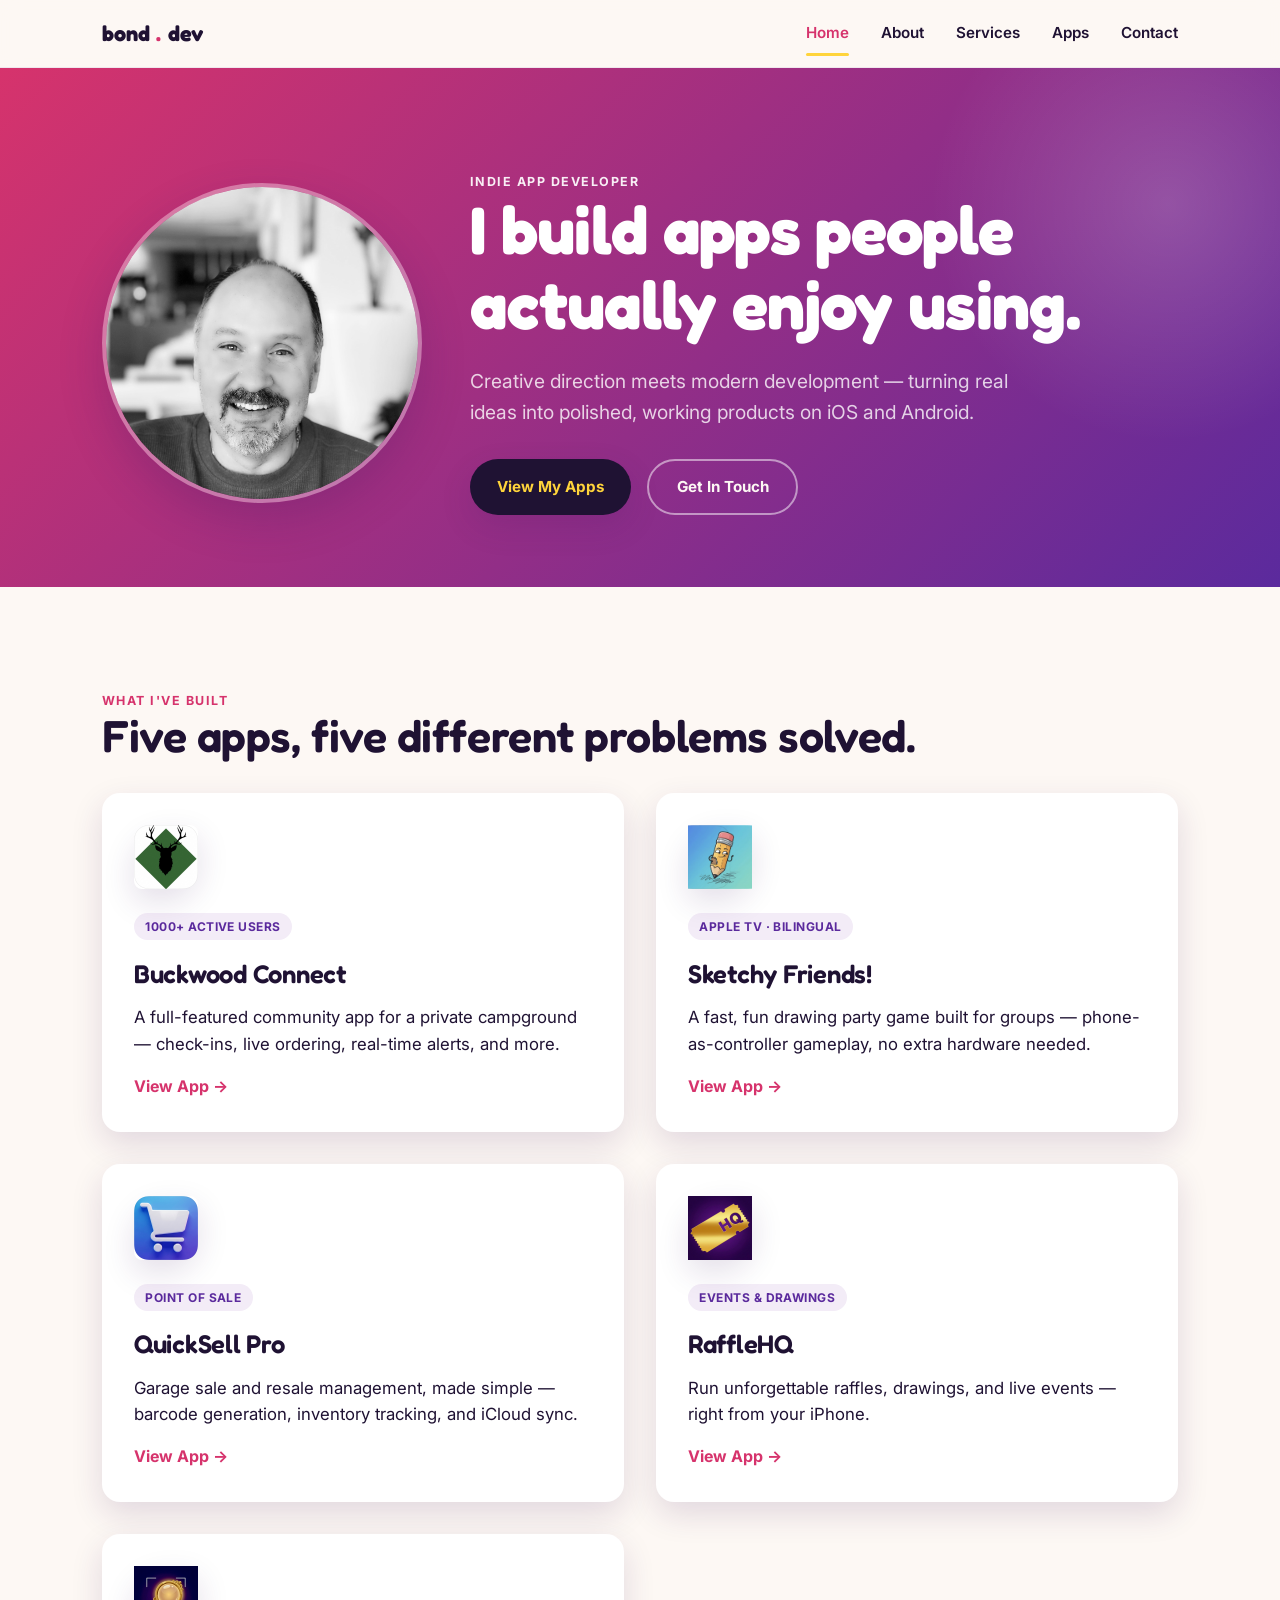
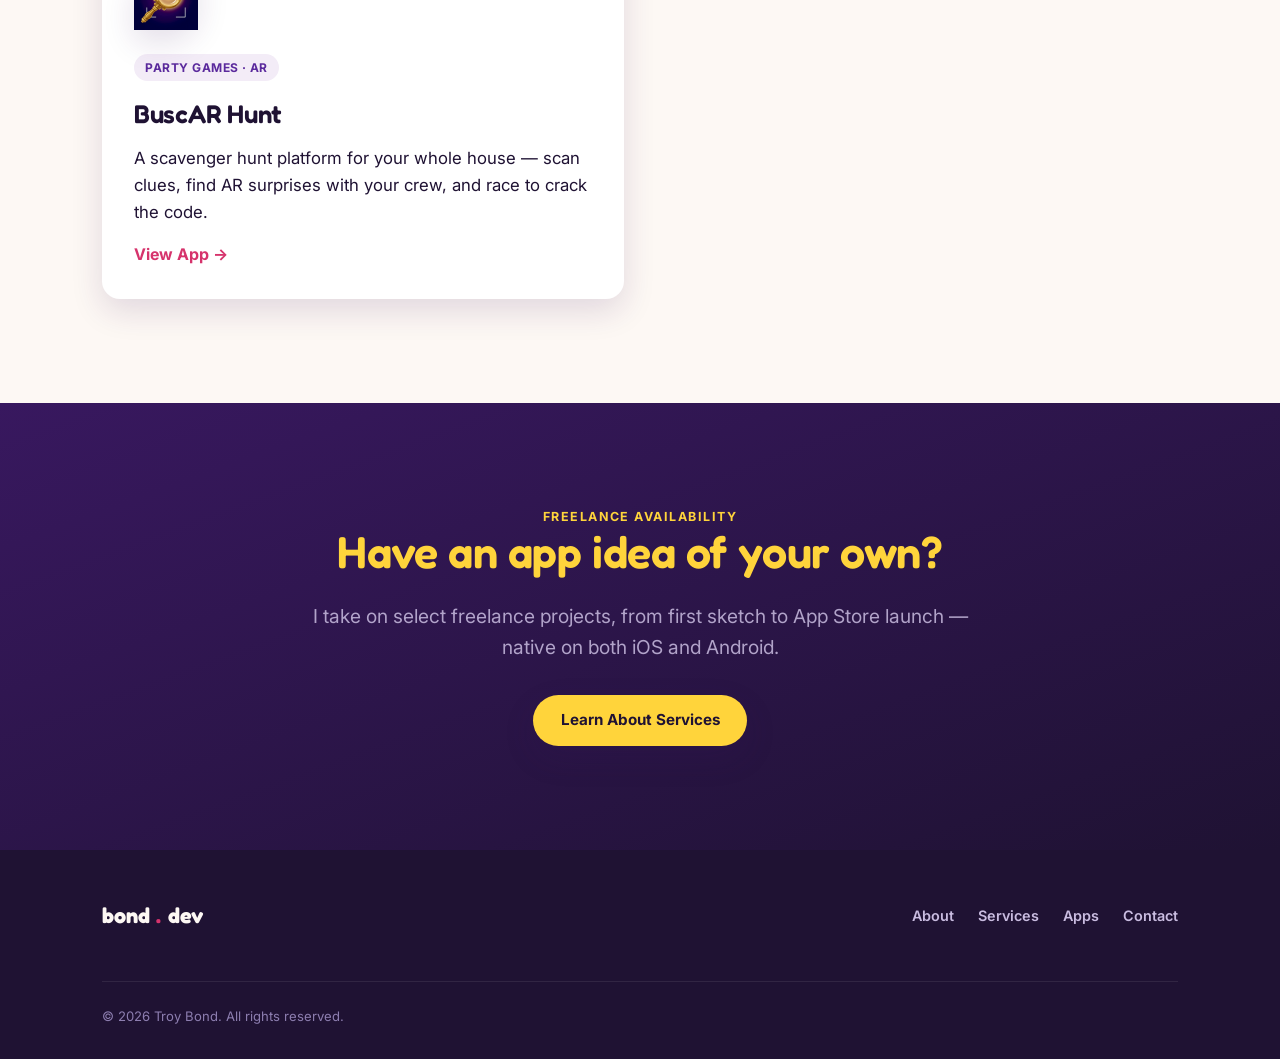
<file: index.html>
<!DOCTYPE html>
<html lang="en">
<head>
<meta charset="UTF-8">
<meta name="viewport" content="width=device-width, initial-scale=1.0">
<title>Bond.dev — Apps People Actually Enjoy Using</title>
<meta name="description" content="Troy Bond builds creative, user-first apps for iOS and Android — and takes on select freelance app development projects.">
<link rel="stylesheet" href="css/style.css">
</head>
<body>

<nav class="site-nav">
  <div class="wrap">
    <a href="index.html" class="brand">bond<span class="dot">.</span>dev</a>
    <button class="nav-toggle" aria-label="Toggle menu">☰</button>
    <div class="nav-links">
      <a href="index.html" class="active">Home</a>
      <a href="about.html">About</a>
      <a href="services.html">Services</a>
      <a href="apps.html">Apps</a>
      <a href="contact.html">Contact</a>
    </div>
  </div>
</nav>

<header class="hero on-brand">
  <div class="wrap">
    <div class="hero-split">
      <img class="hero-photo" src="images/troy-bond.jpeg" alt="Troy Bond">
      <div>
        <p class="eyebrow">Indie App Developer</p>
        <h1>I build apps people<br>actually enjoy using.</h1>
        <p class="lede">Creative direction meets modern development — turning real ideas into polished, working products on iOS and Android.</p>
        <div class="hero-actions">
          <a href="apps.html" class="btn btn--primary">View My Apps</a>
          <a href="contact.html" class="btn btn--ghost">Get In Touch</a>
        </div>
      </div>
    </div>
  </div>
</header>

<section class="section">
  <div class="wrap">
    <p class="eyebrow">What I've Built</p>
    <h2 class="mb-4">Five apps, five different problems solved.</h2>

    <div class="feature-grid" style="grid-template-columns: repeat(2, 1fr);">

      <a href="buckwood-connect.html" class="card app-card">
        <div class="stamp stamp--app"><img src="images/bc-icon.png" alt="Buckwood Connect icon"></div>
        <span class="tag">1000+ Active Users</span>
        <h3>Buckwood Connect</h3>
        <p>A full-featured community app for a private campground — check-ins, live ordering, real-time alerts, and more.</p>
        <span style="font-weight:700; color: var(--magenta);">View App →</span>
      </a>

      <a href="sketchy-friends.html" class="card app-card">
        <div class="stamp stamp--app"><img src="images/sf-icon.png" alt="Sketchy Friends! icon"></div>
        <span class="tag">Apple TV · Bilingual</span>
        <h3>Sketchy Friends!</h3>
        <p>A fast, fun drawing party game built for groups — phone-as-controller gameplay, no extra hardware needed.</p>
        <span style="font-weight:700; color: var(--magenta);">View App →</span>
      </a>

      <a href="quicksell-pro.html" class="card app-card">
        <div class="stamp stamp--app"><img src="images/qsp-icon.png" alt="QuickSell Pro icon"></div>
        <span class="tag">Point of Sale</span>
        <h3>QuickSell Pro</h3>
        <p>Garage sale and resale management, made simple — barcode generation, inventory tracking, and iCloud sync.</p>
        <span style="font-weight:700; color: var(--magenta);">View App →</span>
      </a>

      <a href="rafflehq.html" class="card app-card">
        <div class="stamp stamp--app"><img src="images/rhq-icon.png" alt="RaffleHQ icon"></div>
        <span class="tag">Events &amp; Drawings</span>
        <h3>RaffleHQ</h3>
        <p>Run unforgettable raffles, drawings, and live events — right from your iPhone.</p>
        <span style="font-weight:700; color: var(--magenta);">View App →</span>
      </a>

      <a href="buscar-hunt.html" class="card app-card">
        <div class="stamp stamp--app"><img src="images/bh-icon.png" alt="BuscAR Hunt icon"></div>
        <span class="tag">Party Games · AR</span>
        <h3>BuscAR Hunt</h3>
        <p>A scavenger hunt platform for your whole house — scan clues, find AR surprises with your crew, and race to crack the code.</p>
        <span style="font-weight:700; color: var(--magenta);">View App →</span>
      </a>

    </div>
  </div>
</section>

<section class="section on-dark">
  <div class="wrap center">
    <p class="eyebrow">Freelance Availability</p>
    <h2 class="mb-3">Have an app idea of your own?</h2>
    <p class="lede max-w-text" style="margin: 0 auto 2rem;">I take on select freelance projects, from first sketch to App Store launch — native on both iOS and Android.</p>
    <a href="services.html" class="btn btn--accent">Learn About Services</a>
  </div>
</section>

<footer class="site-footer">
  <div class="wrap">
    <a href="index.html" class="brand">bond<span class="dot">.</span>dev</a>
    <div class="footer-links">
      <a href="about.html">About</a>
      <a href="services.html">Services</a>
      <a href="apps.html">Apps</a>
      <a href="contact.html">Contact</a>
    </div>
    <p class="footer-fine">© 2026 Troy Bond. All rights reserved.</p>
  </div>
</footer>

<script src="js/main.js"></script>
</body>
</html>
</file>
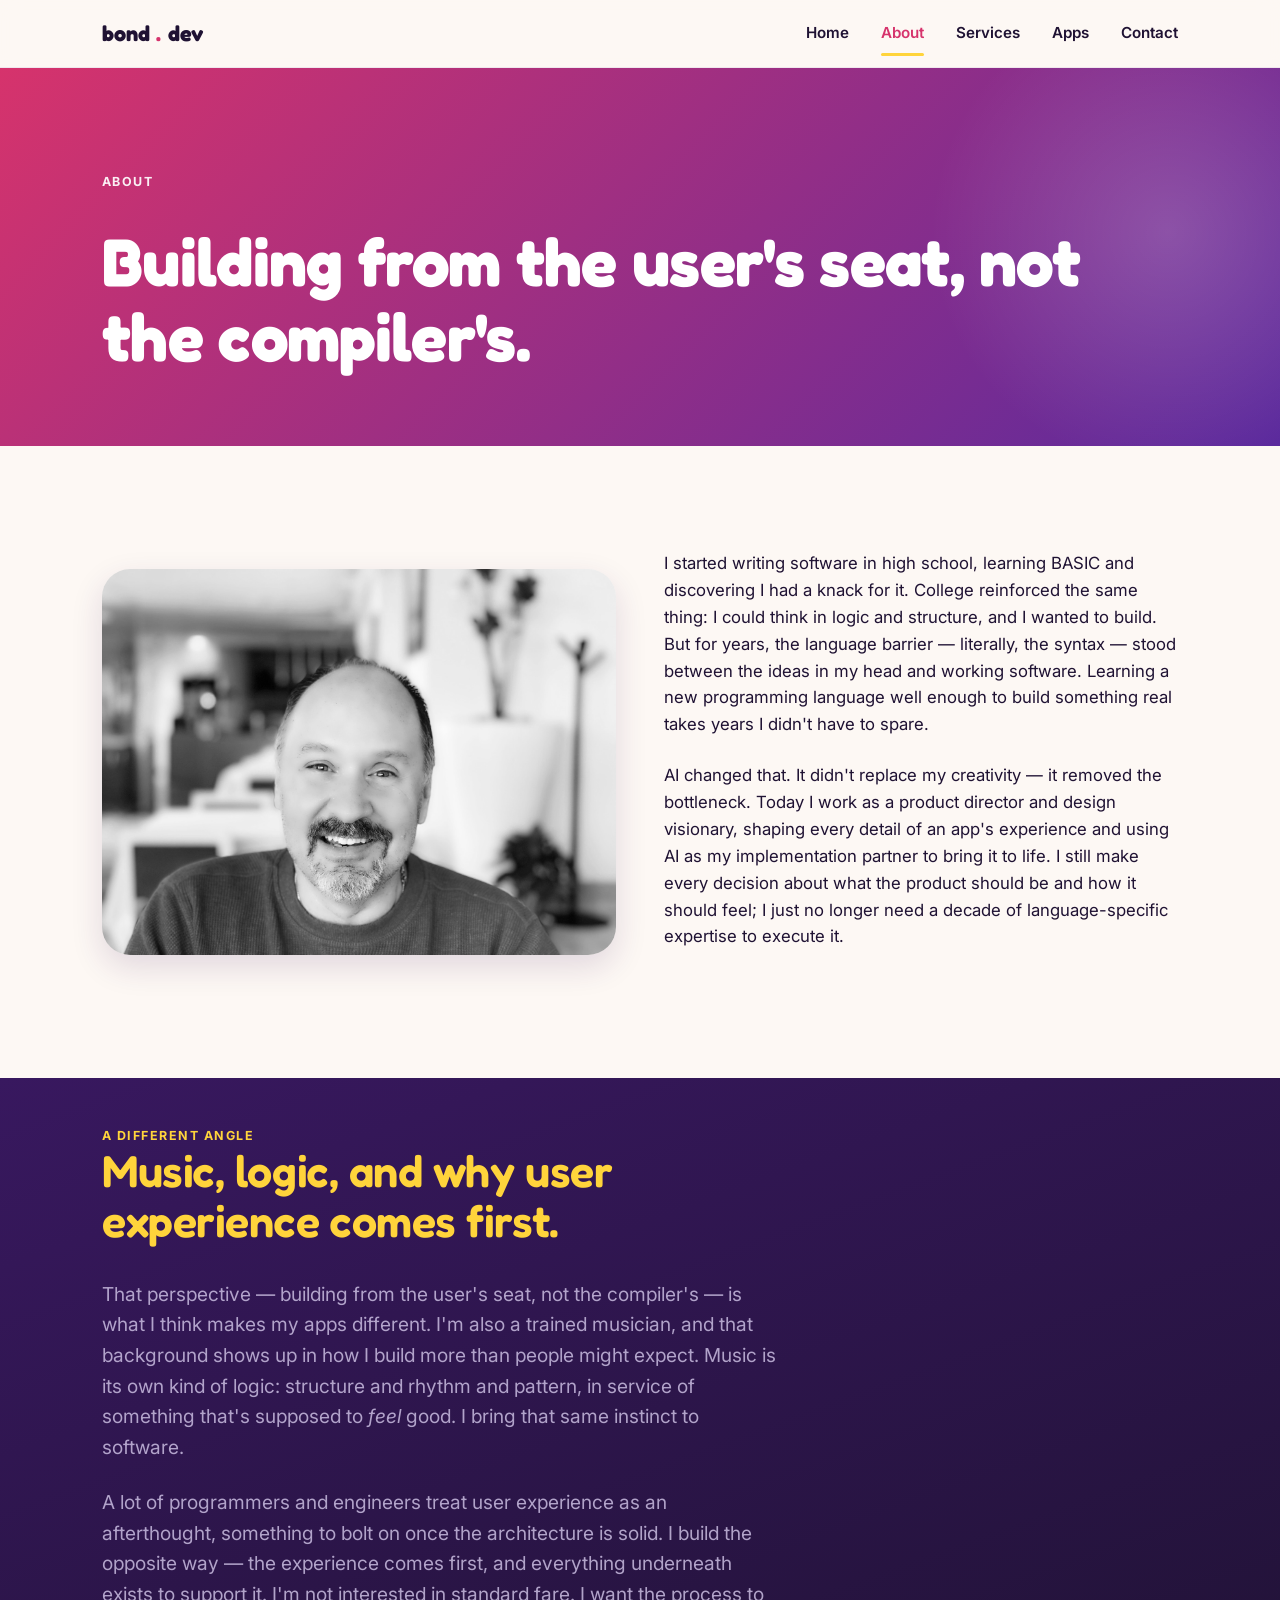
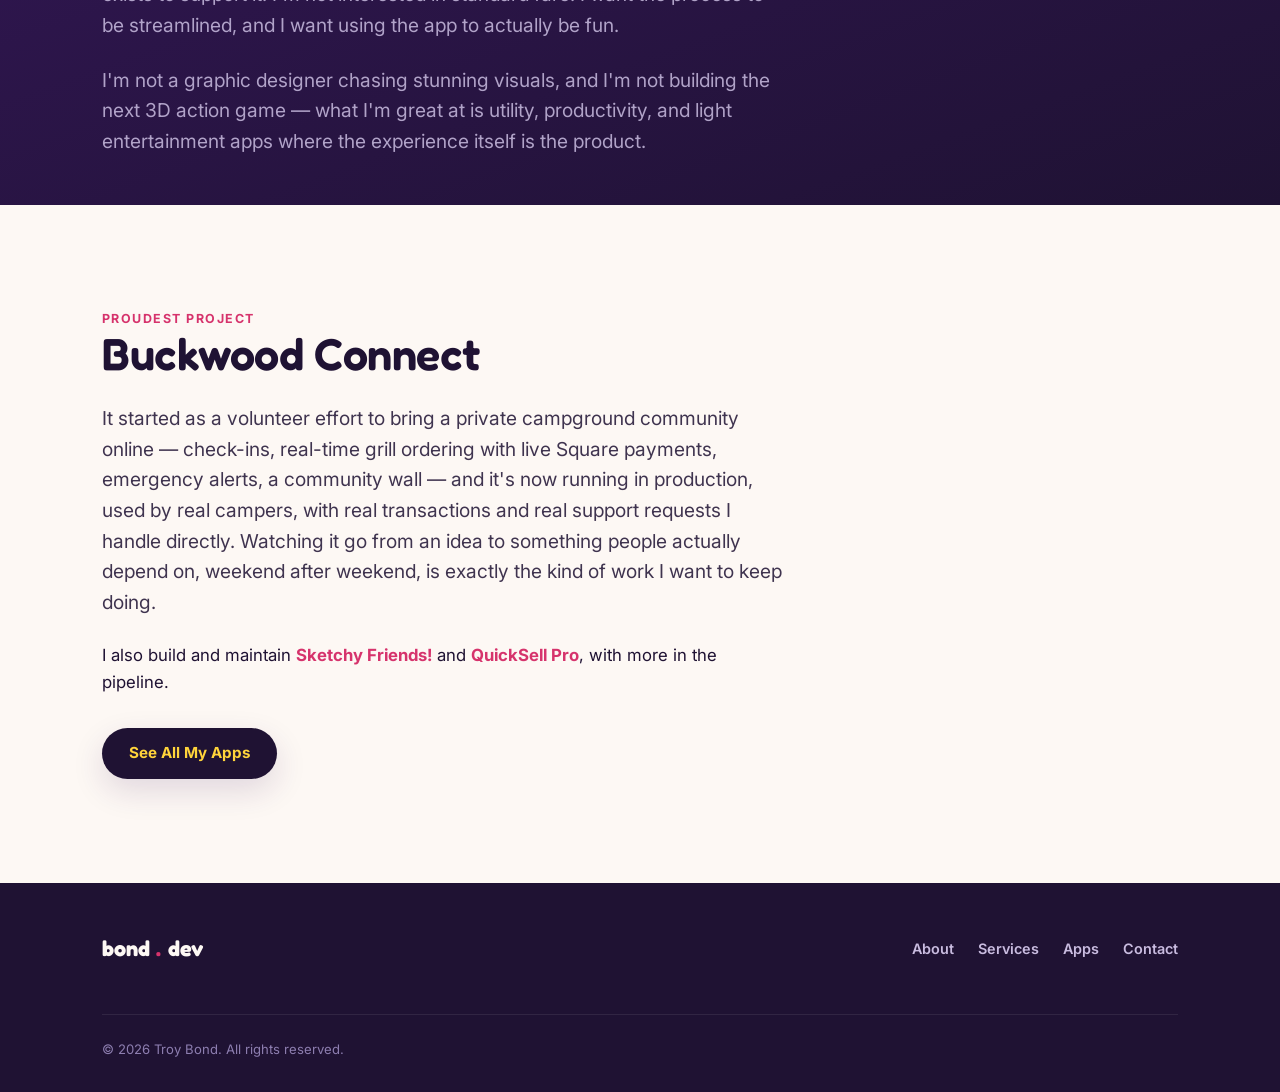
<file: about.html>
<!DOCTYPE html>
<html lang="en">
<head>
<meta charset="UTF-8">
<meta name="viewport" content="width=device-width, initial-scale=1.0">
<title>About — Bond.dev</title>
<meta name="description" content="From BASIC in high school to AI-assisted development today — the story behind Bond.dev.">
<link rel="stylesheet" href="css/style.css">
</head>
<body>

<nav class="site-nav">
  <div class="wrap">
    <a href="index.html" class="brand">bond<span class="dot">.</span>dev</a>
    <button class="nav-toggle" aria-label="Toggle menu">☰</button>
    <div class="nav-links">
      <a href="index.html">Home</a>
      <a href="about.html" class="active">About</a>
      <a href="services.html">Services</a>
      <a href="apps.html">Apps</a>
      <a href="contact.html">Contact</a>
    </div>
  </div>
</nav>

<header class="hero on-brand" style="padding-bottom: 3rem;">
  <div class="wrap">
    <p class="eyebrow">About</p>
    <h1>Building from the user's seat, not the compiler's.</h1>
  </div>
</header>

<section class="section">
  <div class="wrap">
    <div class="split">
      <div>
        <img src="images/troy-bond.jpeg" alt="Troy Bond" style="border-radius: var(--radius-lg); box-shadow: var(--shadow-card); width: 100%;">
      </div>
      <div>
        <p class="mb-3">I started writing software in high school, learning BASIC and discovering I had a knack for it. College reinforced the same thing: I could think in logic and structure, and I wanted to build. But for years, the language barrier — literally, the syntax — stood between the ideas in my head and working software. Learning a new programming language well enough to build something real takes years I didn't have to spare.</p>
        <p class="mb-3">AI changed that. It didn't replace my creativity — it removed the bottleneck. Today I work as a product director and design visionary, shaping every detail of an app's experience and using AI as my implementation partner to bring it to life. I still make every decision about what the product should be and how it should feel; I just no longer need a decade of language-specific expertise to execute it.</p>
      </div>
    </div>
  </div>
</section>

<section class="section section--tight on-dark">
  <div class="wrap">
    <p class="eyebrow">A Different Angle</p>
    <h2 class="mb-4 max-w-text">Music, logic, and why user experience comes first.</h2>
    <p class="lede max-w-text">That perspective — building from the user's seat, not the compiler's — is what I think makes my apps different. I'm also a trained musician, and that background shows up in how I build more than people might expect. Music is its own kind of logic: structure and rhythm and pattern, in service of something that's supposed to <em>feel</em> good. I bring that same instinct to software.</p>
    <p class="lede max-w-text mt-3">A lot of programmers and engineers treat user experience as an afterthought, something to bolt on once the architecture is solid. I build the opposite way — the experience comes first, and everything underneath exists to support it. I'm not interested in standard fare. I want the process to be streamlined, and I want using the app to actually be fun.</p>
    <p class="lede max-w-text mt-3">I'm not a graphic designer chasing stunning visuals, and I'm not building the next 3D action game — what I'm great at is utility, productivity, and light entertainment apps where the experience itself is the product.</p>
  </div>
</section>

<section class="section">
  <div class="wrap">
    <p class="eyebrow">Proudest Project</p>
    <h2 class="mb-3">Buckwood Connect</h2>
    <p class="lede max-w-text mb-3">It started as a volunteer effort to bring a private campground community online — check-ins, real-time grill ordering with live Square payments, emergency alerts, a community wall — and it's now running in production, used by real campers, with real transactions and real support requests I handle directly. Watching it go from an idea to something people actually depend on, weekend after weekend, is exactly the kind of work I want to keep doing.</p>
    <p class="max-w-text">I also build and maintain <a href="sketchy-friends.html" style="color: var(--magenta); font-weight: 700;">Sketchy Friends!</a> and <a href="quicksell-pro.html" style="color: var(--magenta); font-weight: 700;">QuickSell Pro</a>, with more in the pipeline.</p>
    <a href="apps.html" class="btn btn--primary mt-4">See All My Apps</a>
  </div>
</section>

<footer class="site-footer">
  <div class="wrap">
    <a href="index.html" class="brand">bond<span class="dot">.</span>dev</a>
    <div class="footer-links">
      <a href="about.html">About</a>
      <a href="services.html">Services</a>
      <a href="apps.html">Apps</a>
      <a href="contact.html">Contact</a>
    </div>
    <p class="footer-fine">© 2026 Troy Bond. All rights reserved.</p>
  </div>
</footer>

<script src="js/main.js"></script>
</body>
</html>
</file>
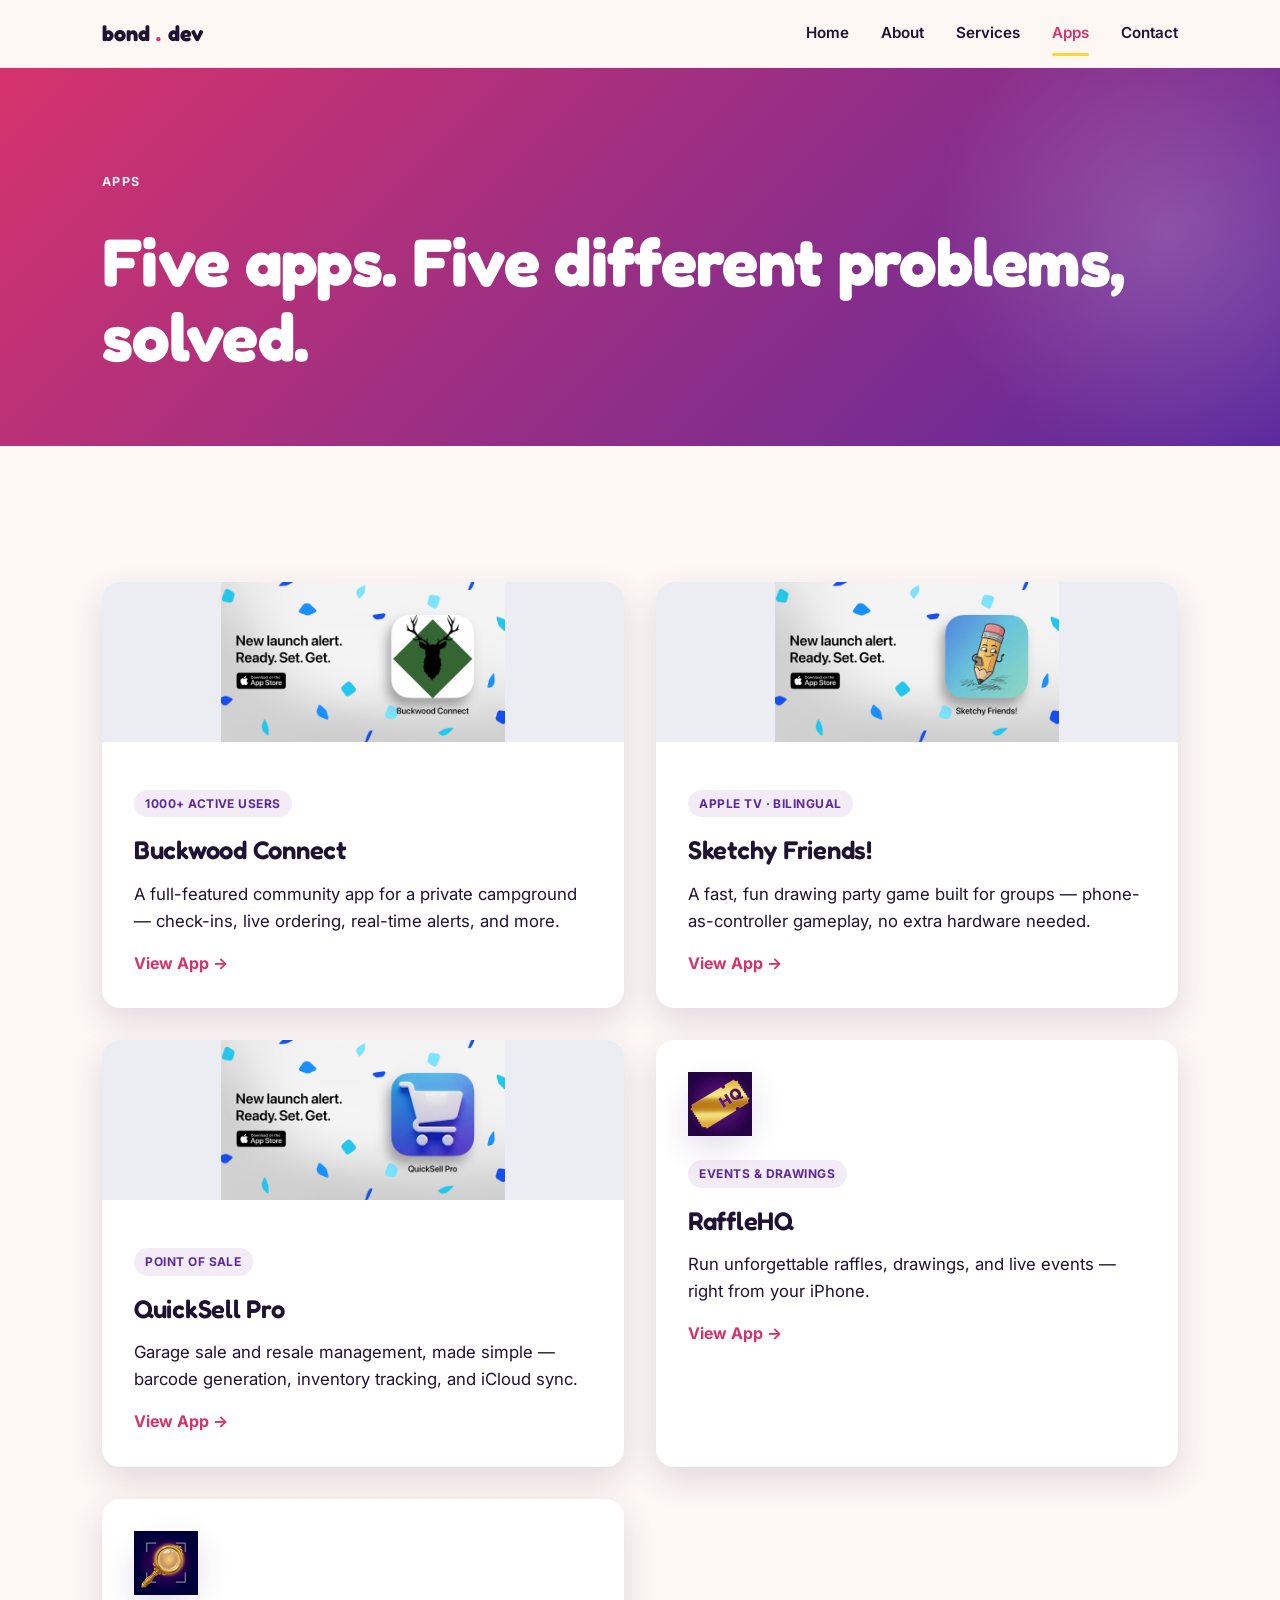
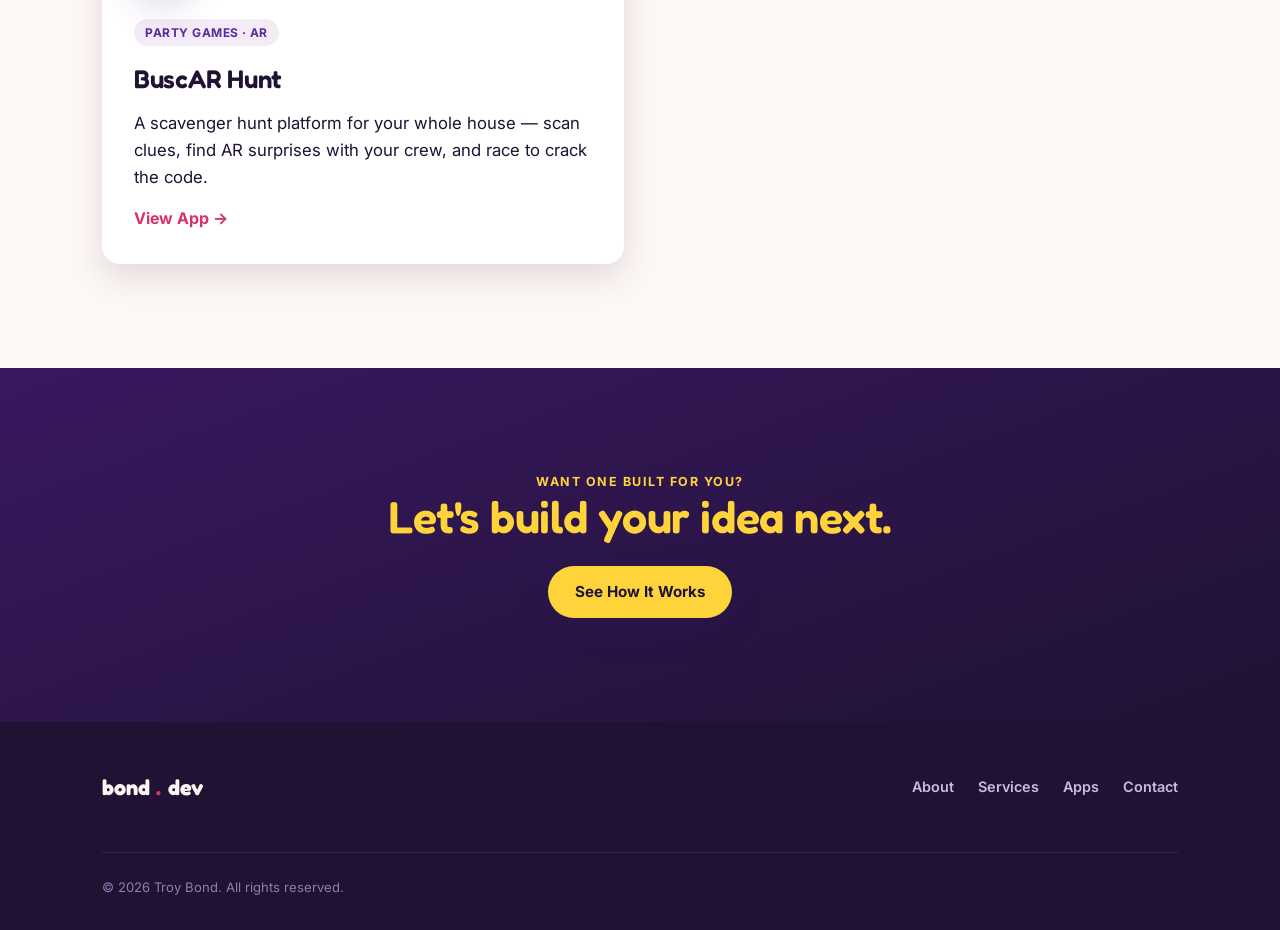
<file: apps.html>
<!DOCTYPE html>
<html lang="en">
<head>
<meta charset="UTF-8">
<meta name="viewport" content="width=device-width, initial-scale=1.0">
<title>Apps — Bond.dev</title>
<meta name="description" content="Buckwood Connect, Sketchy Friends!, QuickSell Pro, and RaffleHQ — apps built by Troy Bond.">
<link rel="stylesheet" href="css/style.css">
</head>
<body>

<nav class="site-nav">
  <div class="wrap">
    <a href="index.html" class="brand">bond<span class="dot">.</span>dev</a>
    <button class="nav-toggle" aria-label="Toggle menu">☰</button>
    <div class="nav-links">
      <a href="index.html">Home</a>
      <a href="about.html">About</a>
      <a href="services.html">Services</a>
      <a href="apps.html" class="active">Apps</a>
      <a href="contact.html">Contact</a>
    </div>
  </div>
</nav>

<header class="hero on-brand" style="padding-bottom: 3rem;">
  <div class="wrap">
    <p class="eyebrow">Apps</p>
    <h1>Five apps. Five different problems, solved.</h1>
  </div>
</header>

<section class="section">
  <div class="wrap">
    <div class="feature-grid" style="grid-template-columns: repeat(2, 1fr);">

      <a href="buckwood-connect.html" class="card app-card app-card--with-img">
        <div class="app-card-img-wrap"><img class="app-card-img" src="images/bc-banner.png" alt="Buckwood Connect"></div>
        <div class="app-card-body">
          <span class="tag">1000+ Active Users</span>
          <h3>Buckwood Connect</h3>
          <p>A full-featured community app for a private campground — check-ins, live ordering, real-time alerts, and more.</p>
          <span style="font-weight:700; color: var(--magenta);">View App →</span>
        </div>
      </a>

      <a href="sketchy-friends.html" class="card app-card app-card--with-img">
        <div class="app-card-img-wrap"><img class="app-card-img" src="images/sf-banner.png" alt="Sketchy Friends!"></div>
        <div class="app-card-body">
          <span class="tag">Apple TV · Bilingual</span>
          <h3>Sketchy Friends!</h3>
          <p>A fast, fun drawing party game built for groups — phone-as-controller gameplay, no extra hardware needed.</p>
          <span style="font-weight:700; color: var(--magenta);">View App →</span>
        </div>
      </a>

      <a href="quicksell-pro.html" class="card app-card app-card--with-img">
        <div class="app-card-img-wrap"><img class="app-card-img" src="images/qsp-banner.png" alt="QuickSell Pro"></div>
        <div class="app-card-body">
          <span class="tag">Point of Sale</span>
          <h3>QuickSell Pro</h3>
          <p>Garage sale and resale management, made simple — barcode generation, inventory tracking, and iCloud sync.</p>
          <span style="font-weight:700; color: var(--magenta);">View App →</span>
        </div>
      </a>

      <a href="rafflehq.html" class="card app-card">
        <div class="stamp stamp--app"><img src="images/rhq-icon.png" alt="RaffleHQ icon"></div>
        <span class="tag">Events &amp; Drawings</span>
        <h3>RaffleHQ</h3>
        <p>Run unforgettable raffles, drawings, and live events — right from your iPhone.</p>
        <span style="font-weight:700; color: var(--magenta);">View App →</span>
      </a>

      <a href="buscar-hunt.html" class="card app-card">
        <div class="stamp stamp--app"><img src="images/bh-icon.png" alt="BuscAR Hunt icon"></div>
        <span class="tag">Party Games · AR</span>
        <h3>BuscAR Hunt</h3>
        <p>A scavenger hunt platform for your whole house — scan clues, find AR surprises with your crew, and race to crack the code.</p>
        <span style="font-weight:700; color: var(--magenta);">View App →</span>
      </a>

    </div>
  </div>
</section>

<section class="section on-dark">
  <div class="wrap center">
    <p class="eyebrow">Want One Built For You?</p>
    <h2 class="mb-3">Let's build your idea next.</h2>
    <a href="services.html" class="btn btn--accent">See How It Works</a>
  </div>
</section>

<footer class="site-footer">
  <div class="wrap">
    <a href="index.html" class="brand">bond<span class="dot">.</span>dev</a>
    <div class="footer-links">
      <a href="about.html">About</a>
      <a href="services.html">Services</a>
      <a href="apps.html">Apps</a>
      <a href="contact.html">Contact</a>
    </div>
    <p class="footer-fine">© 2026 Troy Bond. All rights reserved.</p>
  </div>
</footer>

<script src="js/main.js"></script>
</body>
</html>
</file>
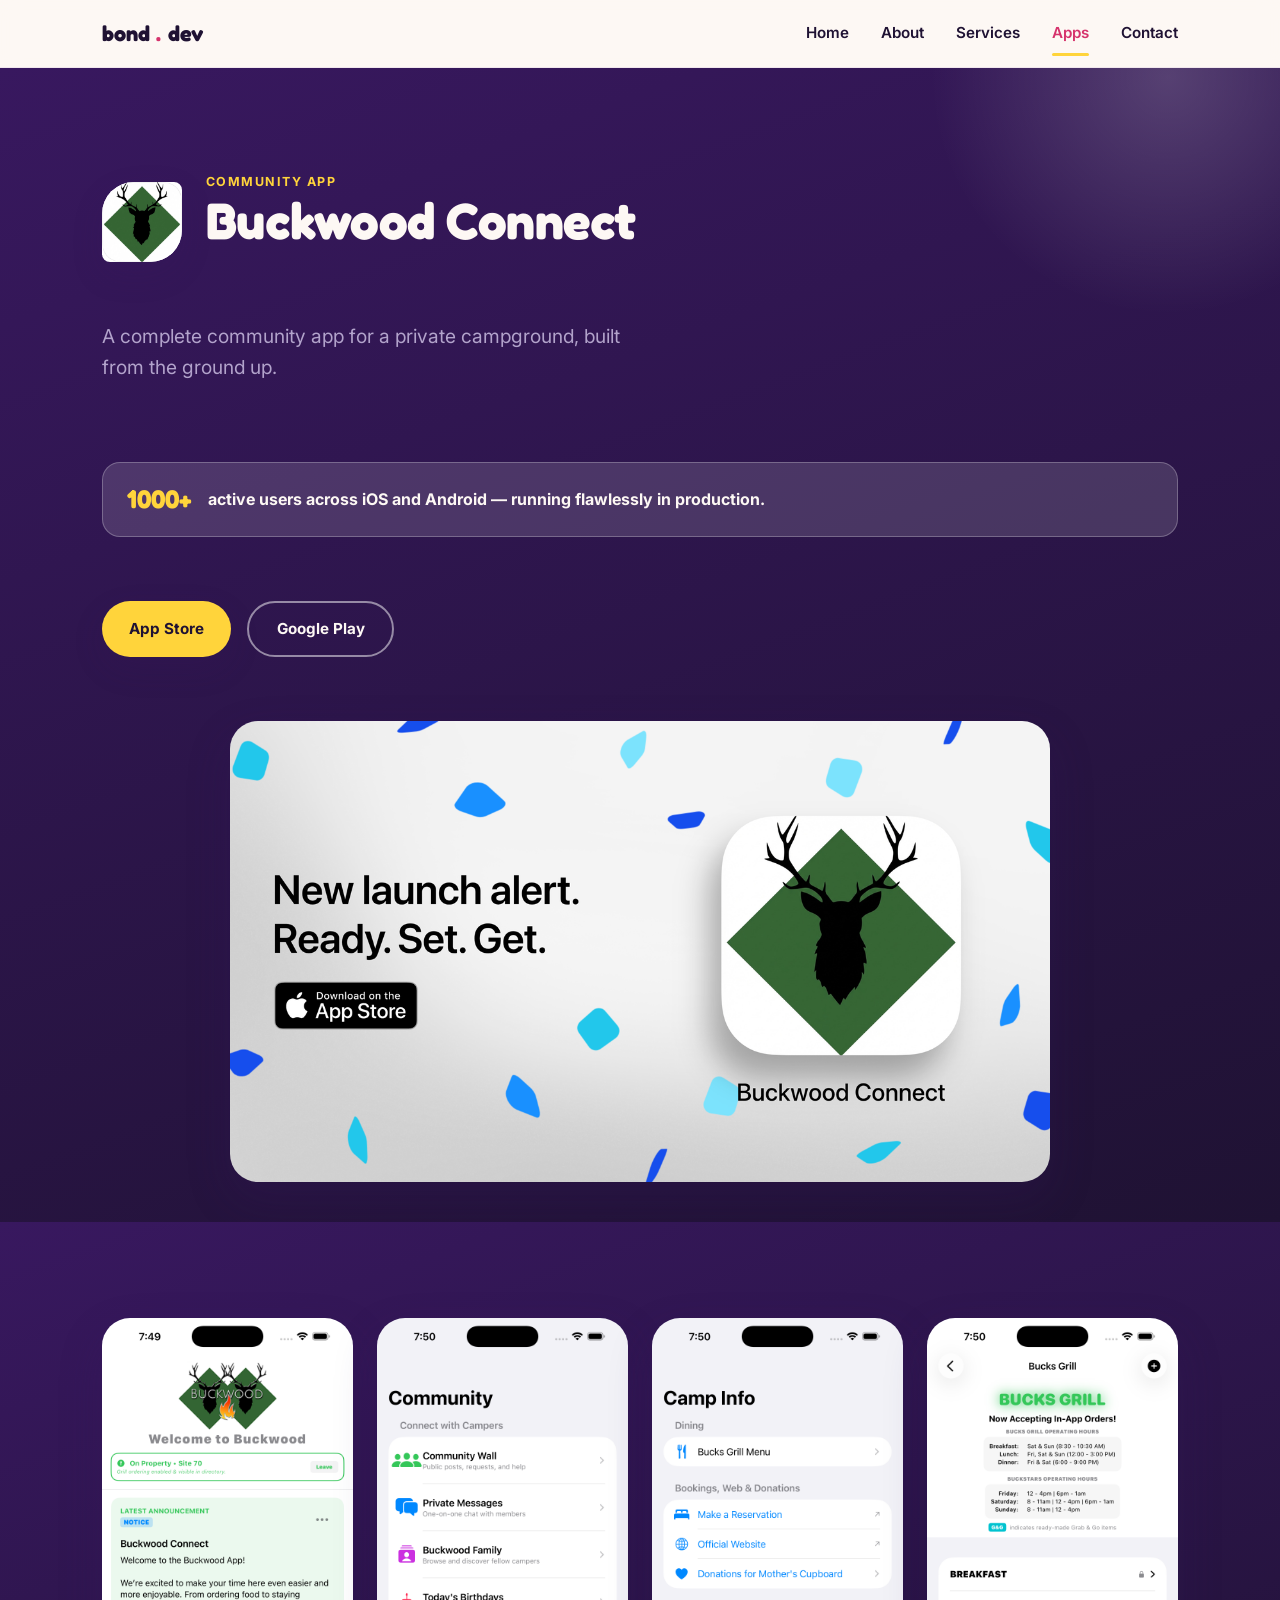
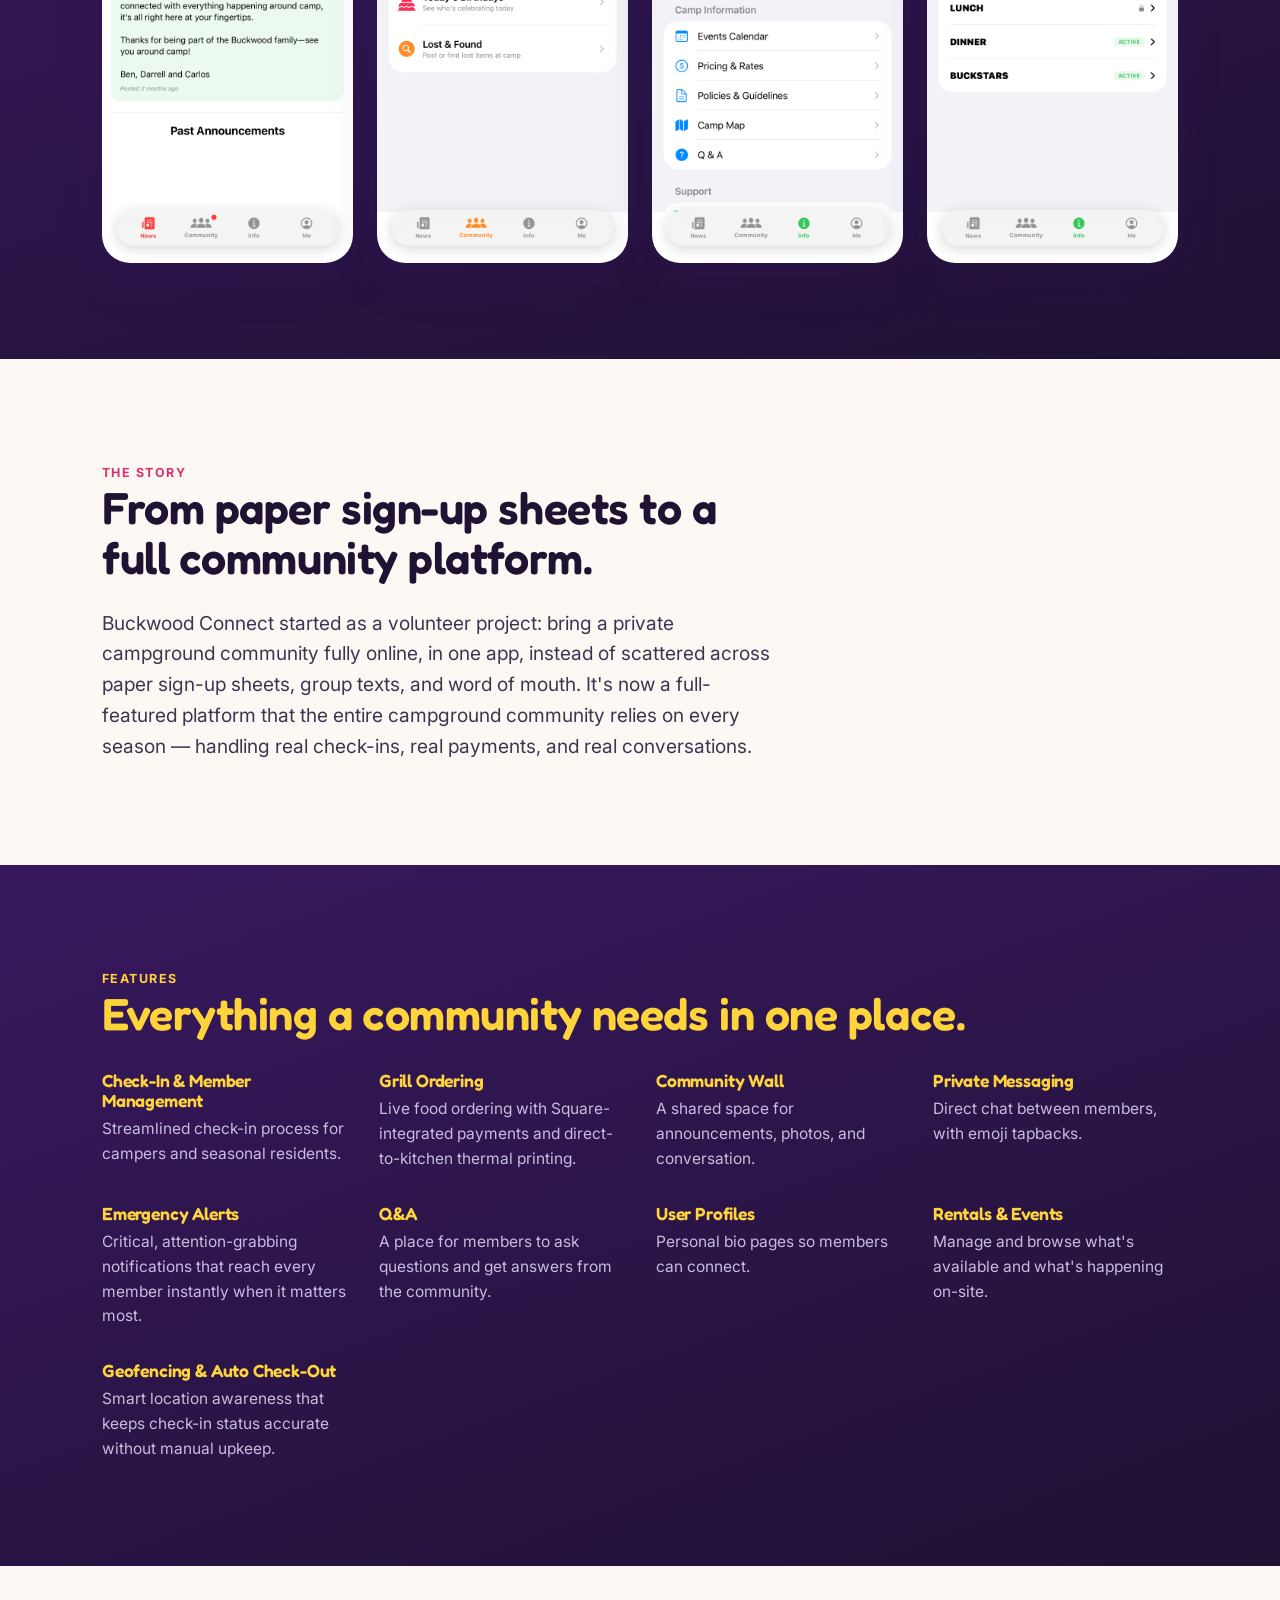
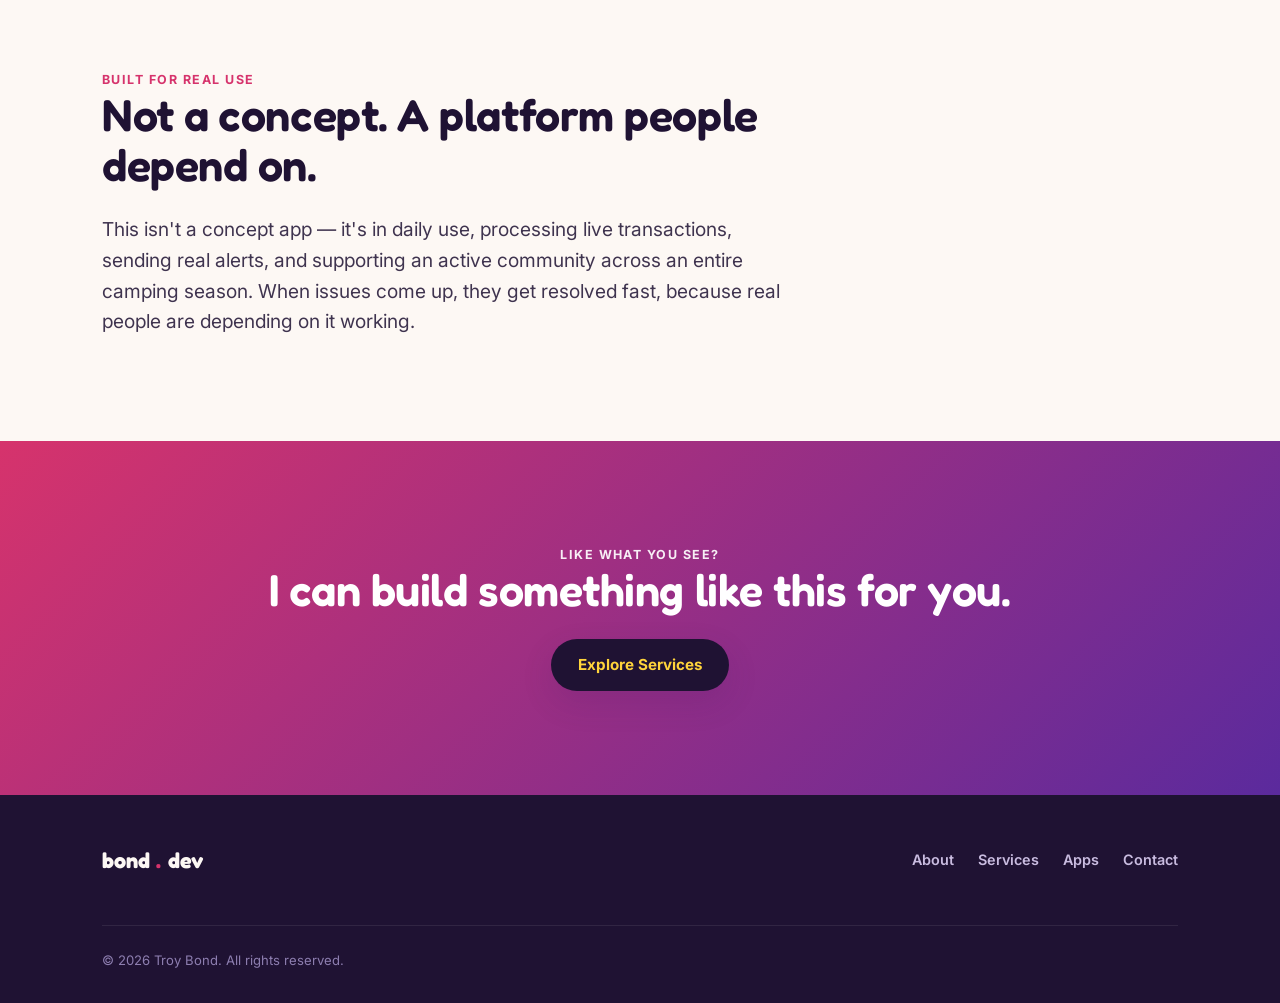
<file: buckwood-connect.html>
<!DOCTYPE html>
<html lang="en">
<head>
<meta charset="UTF-8">
<meta name="viewport" content="width=device-width, initial-scale=1.0">
<title>Buckwood Connect — Bond.dev</title>
<meta name="description" content="A complete community app for a private campground, built from the ground up. 1000+ active users across iOS and Android.">
<link rel="stylesheet" href="css/style.css">
</head>
<body class="on-dark-page">

<nav class="site-nav">
  <div class="wrap">
    <a href="index.html" class="brand">bond<span class="dot">.</span>dev</a>
    <button class="nav-toggle" aria-label="Toggle menu">☰</button>
    <div class="nav-links">
      <a href="index.html">Home</a>
      <a href="about.html">About</a>
      <a href="services.html">Services</a>
      <a href="apps.html" class="active">Apps</a>
      <a href="contact.html">Contact</a>
    </div>
  </div>
</nav>

<header class="hero on-dark" style="padding-bottom: 2.5rem;">
  <div class="wrap">
    <div class="app-header">
      <div class="stamp stamp--app"><img src="images/bc-icon.png" alt="Buckwood Connect icon"></div>
      <div>
        <p class="eyebrow">Community App</p>
        <h1 style="font-size: clamp(2rem, 4.5vw, 3.2rem);">Buckwood Connect</h1>
      </div>
    </div>
    <p class="lede max-w-text">A complete community app for a private campground, built from the ground up.</p>

    <div class="stat-callout">
      <span class="num">1000+</span>
      <span>active users across iOS and Android — running flawlessly in production.</span>
    </div>

    <div class="hero-actions mt-4">
      <a href="https://apple.co/4gwNLJ6" class="btn btn--accent" target="_blank" rel="noopener">App Store</a>
      <a href="https://play.google.com/store/apps/details?id=com.buckwoodconnect.app" class="btn btn--ghost" target="_blank" rel="noopener">Google Play</a>
    </div>
    <img class="app-banner-img" src="images/bc-banner.png" alt="Buckwood Connect app banner">
  </div>
</header>

<section class="section--tight on-dark">
  <div class="wrap">
    <div class="shot-row">
      <img class="shot-img" src="images/bc-screenshot-1.png" alt="Buckwood Connect screenshot">
      <img class="shot-img" src="images/bc-screenshot-2.png" alt="Buckwood Connect screenshot">
      <img class="shot-img" src="images/bc-screenshot-3.png" alt="Buckwood Connect screenshot">
      <img class="shot-img" src="images/bc-screenshot-4.png" alt="Buckwood Connect screenshot">
    </div>
  </div>
</section>

<section class="section">
  <div class="wrap">
    <p class="eyebrow">The Story</p>
    <h2 class="mb-3 max-w-text">From paper sign-up sheets to a full community platform.</h2>
    <p class="lede max-w-text">Buckwood Connect started as a volunteer project: bring a private campground community fully online, in one app, instead of scattered across paper sign-up sheets, group texts, and word of mouth. It's now a full-featured platform that the entire campground community relies on every season — handling real check-ins, real payments, and real conversations.</p>
  </div>
</section>

<section class="section on-dark">
  <div class="wrap">
    <p class="eyebrow">Features</p>
    <h2 class="mb-2">Everything a community needs in one place.</h2>
    <div class="feature-grid">
      <div class="feature">
        <h4>Check-In &amp; Member Management</h4>
        <p>Streamlined check-in process for campers and seasonal residents.</p>
      </div>
      <div class="feature">
        <h4>Grill Ordering</h4>
        <p>Live food ordering with Square-integrated payments and direct-to-kitchen thermal printing.</p>
      </div>
      <div class="feature">
        <h4>Community Wall</h4>
        <p>A shared space for announcements, photos, and conversation.</p>
      </div>
      <div class="feature">
        <h4>Private Messaging</h4>
        <p>Direct chat between members, with emoji tapbacks.</p>
      </div>
      <div class="feature">
        <h4>Emergency Alerts</h4>
        <p>Critical, attention-grabbing notifications that reach every member instantly when it matters most.</p>
      </div>
      <div class="feature">
        <h4>Q&amp;A</h4>
        <p>A place for members to ask questions and get answers from the community.</p>
      </div>
      <div class="feature">
        <h4>User Profiles</h4>
        <p>Personal bio pages so members can connect.</p>
      </div>
      <div class="feature">
        <h4>Rentals &amp; Events</h4>
        <p>Manage and browse what's available and what's happening on-site.</p>
      </div>
      <div class="feature">
        <h4>Geofencing &amp; Auto Check-Out</h4>
        <p>Smart location awareness that keeps check-in status accurate without manual upkeep.</p>
      </div>
    </div>
  </div>
</section>

<section class="section">
  <div class="wrap">
    <p class="eyebrow">Built For Real Use</p>
    <h2 class="mb-3 max-w-text">Not a concept. A platform people depend on.</h2>
    <p class="lede max-w-text">This isn't a concept app — it's in daily use, processing live transactions, sending real alerts, and supporting an active community across an entire camping season. When issues come up, they get resolved fast, because real people are depending on it working.</p>
  </div>
</section>

<section class="section on-brand">
  <div class="wrap center">
    <p class="eyebrow">Like What You See?</p>
    <h2 class="mb-3">I can build something like this for you.</h2>
    <a href="services.html" class="btn btn--primary">Explore Services</a>
  </div>
</section>

<footer class="site-footer">
  <div class="wrap">
    <a href="index.html" class="brand">bond<span class="dot">.</span>dev</a>
    <div class="footer-links">
      <a href="about.html">About</a>
      <a href="services.html">Services</a>
      <a href="apps.html">Apps</a>
      <a href="contact.html">Contact</a>
    </div>
    <p class="footer-fine">© 2026 Troy Bond. All rights reserved.</p>
  </div>
</footer>

<script src="js/main.js"></script>
</body>
</html>
</file>
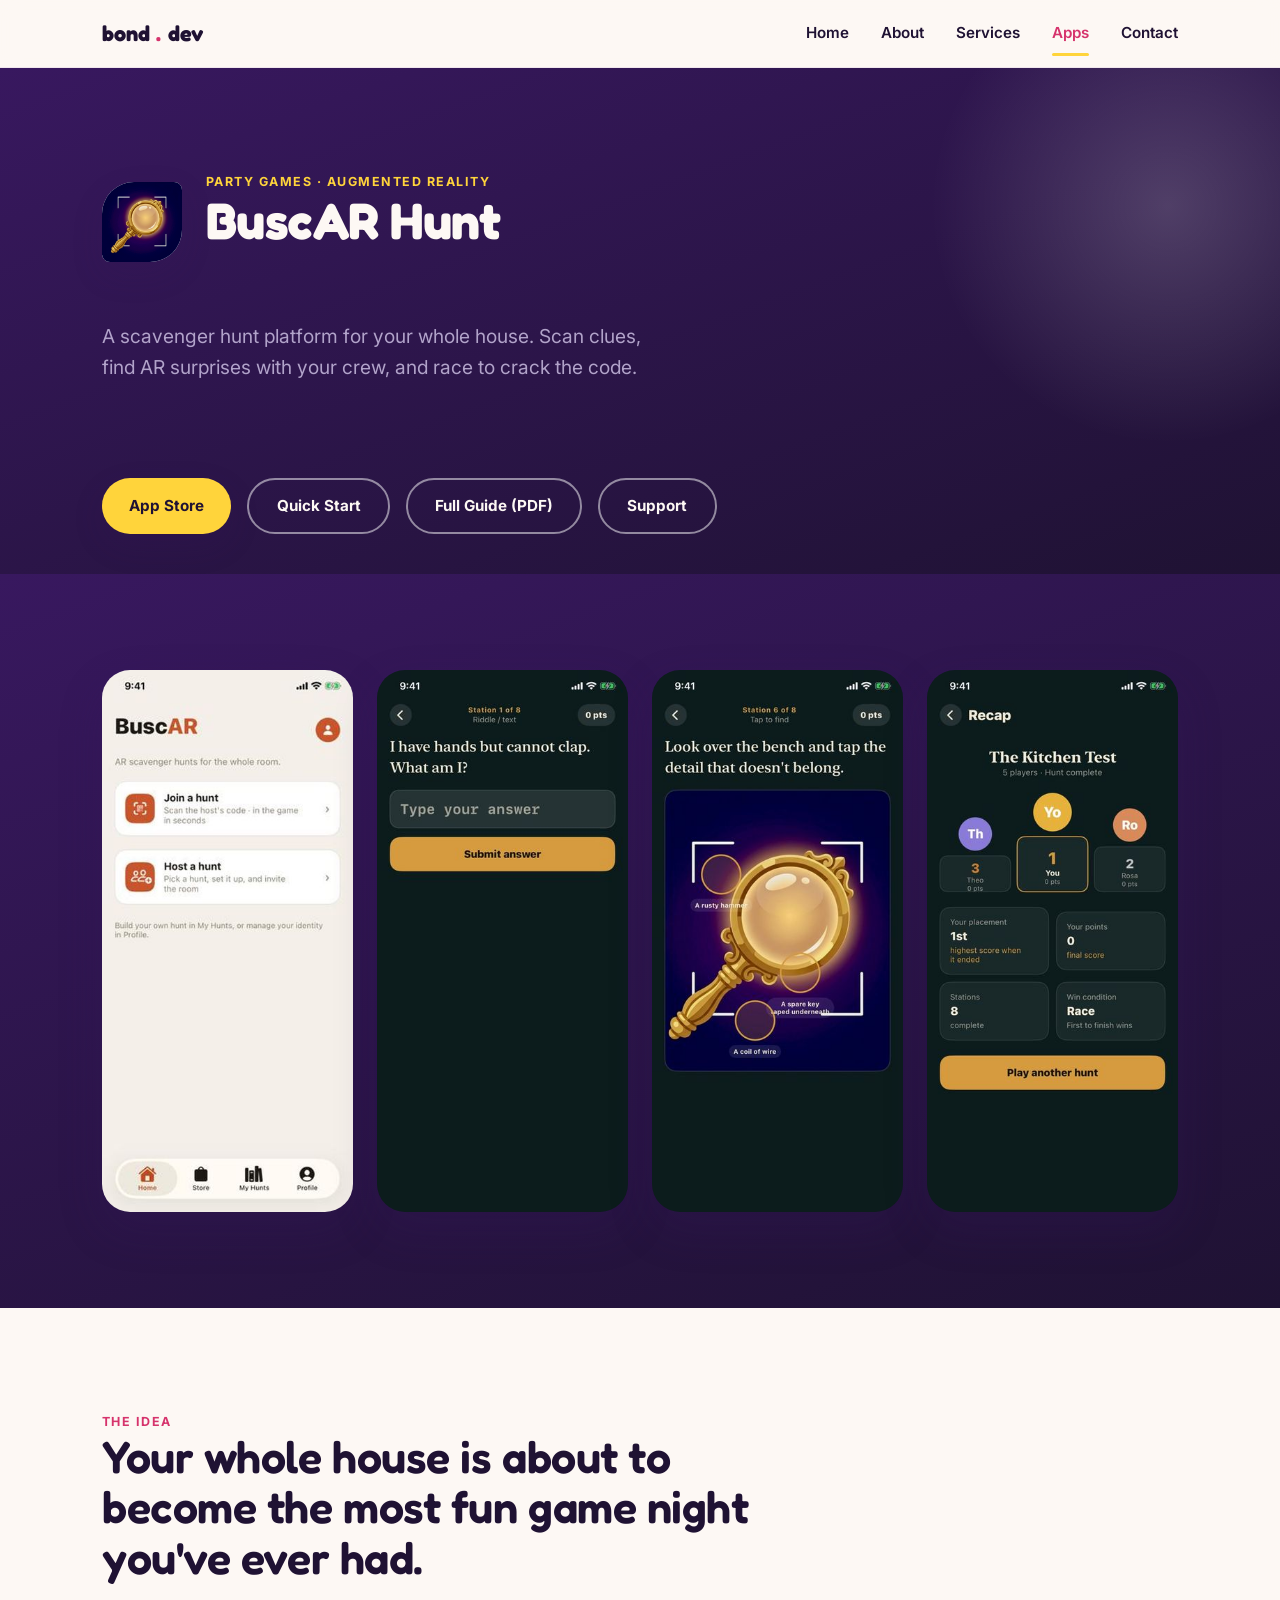
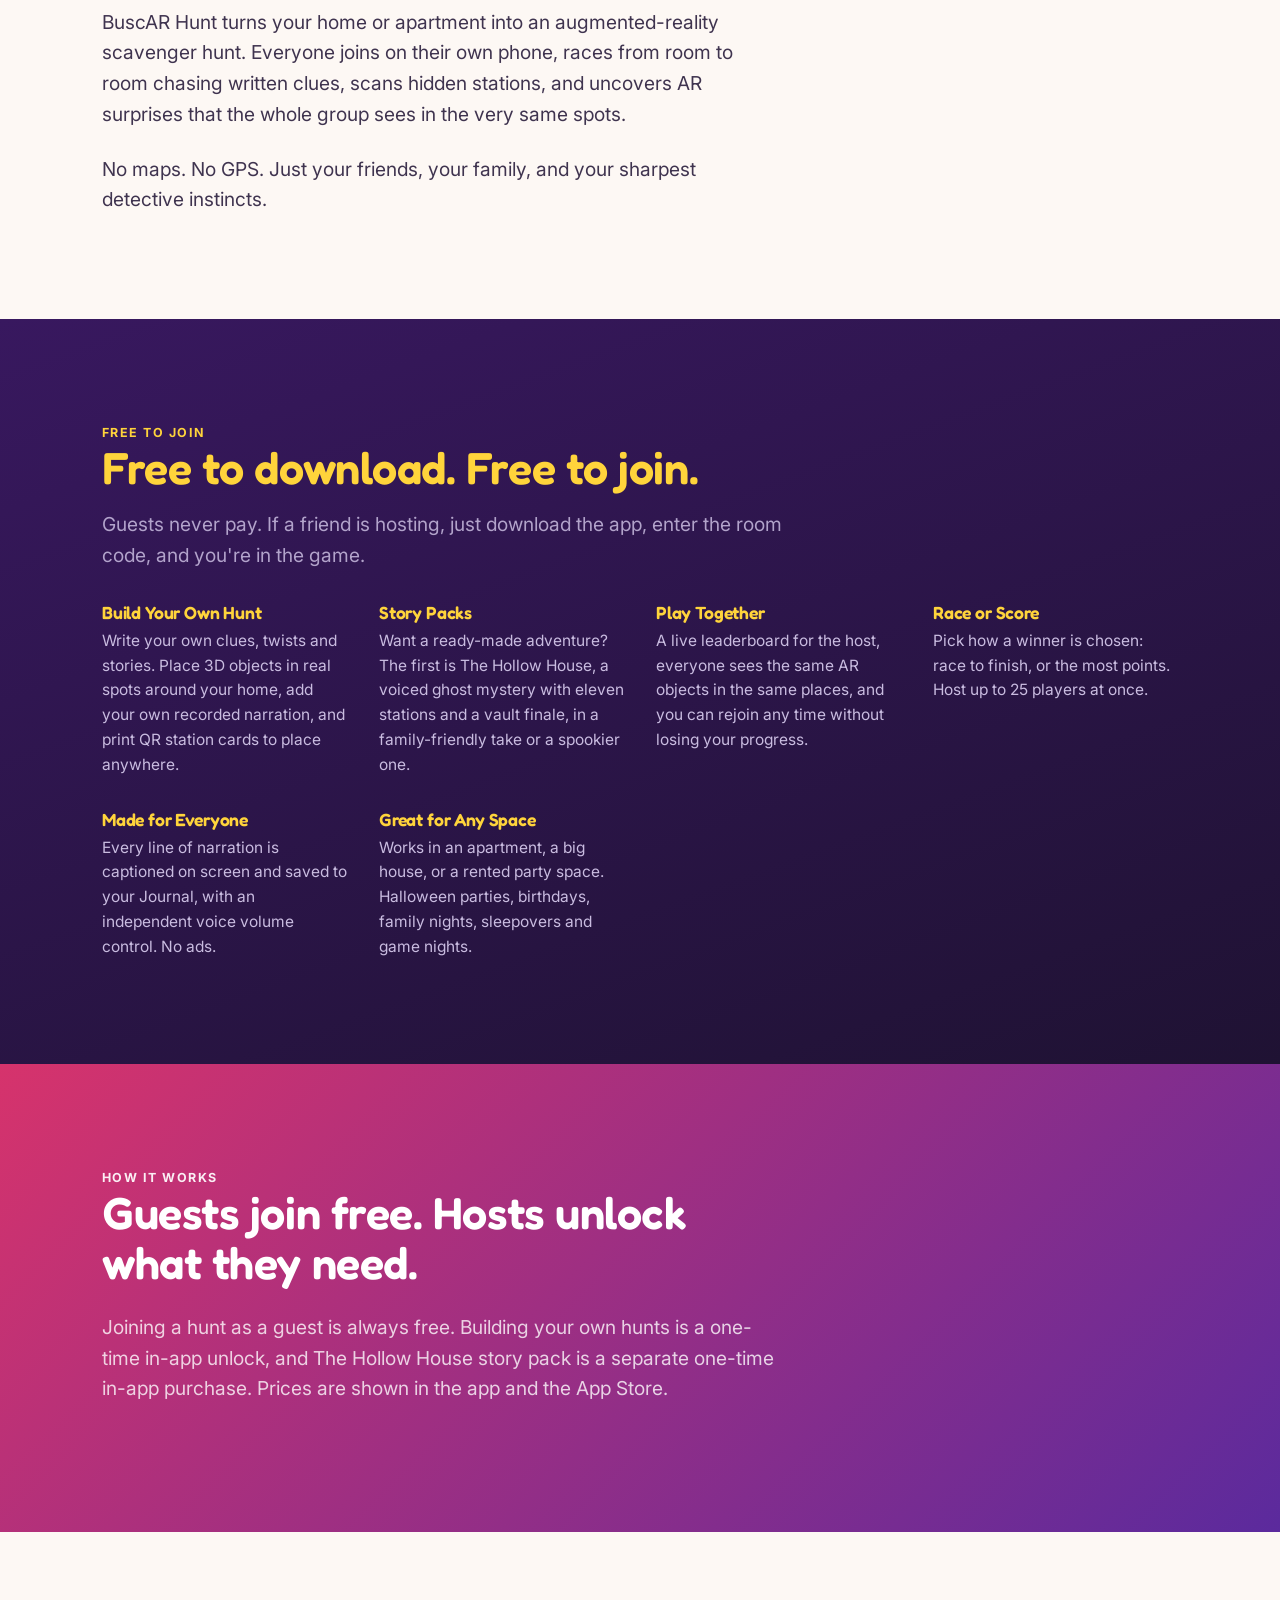
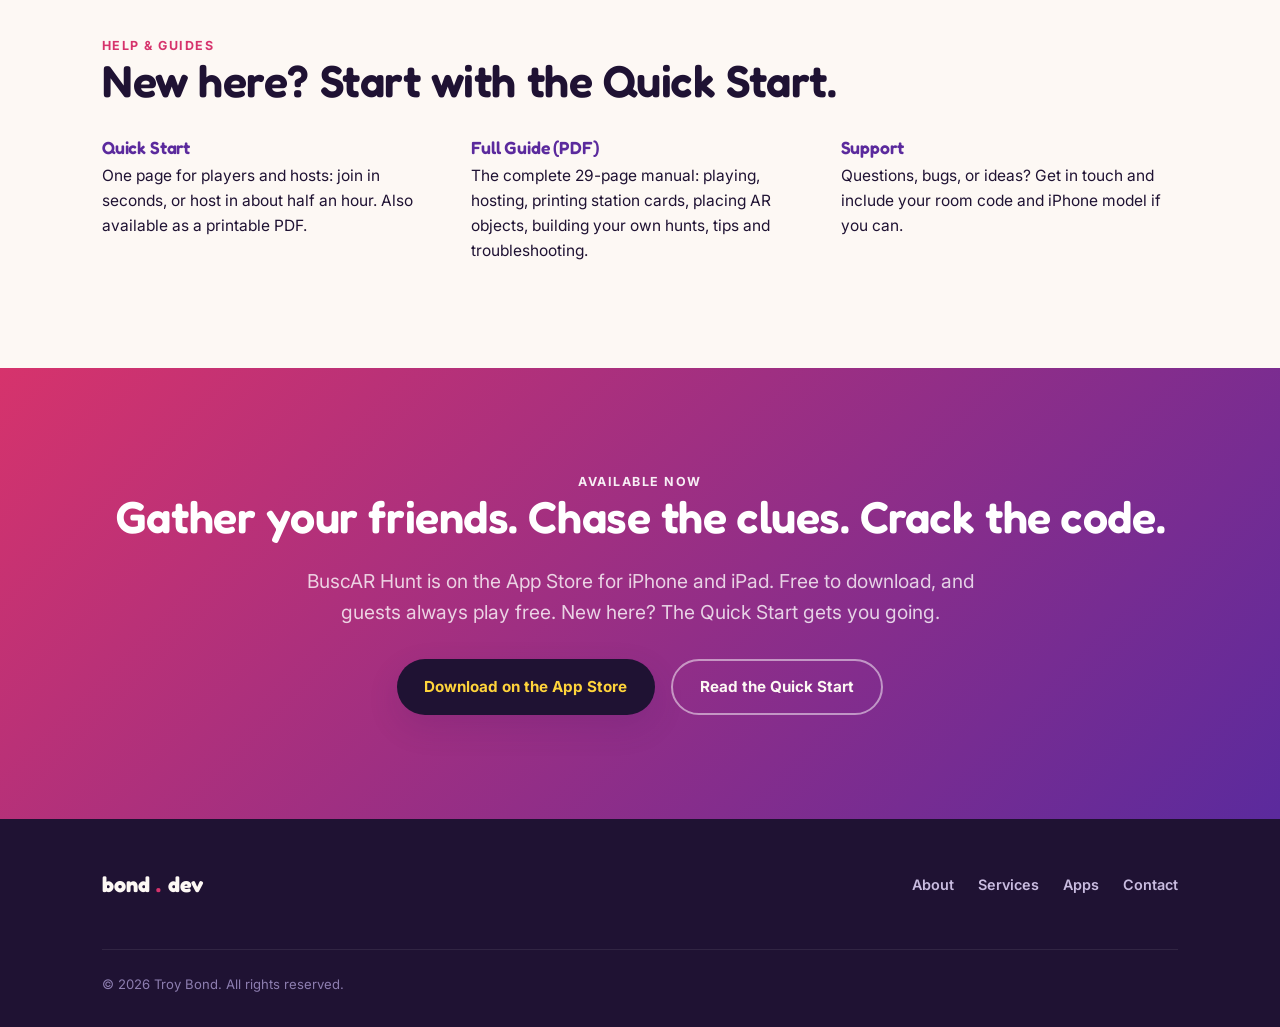
<file: buscar-hunt.html>
<!DOCTYPE html>
<html lang="en">
<head>
<meta charset="UTF-8">
<meta name="viewport" content="width=device-width, initial-scale=1.0">
<title>BuscAR Hunt — Bond.dev</title>
<meta name="description" content="Whole-house AR party hunts. Turn your home into an augmented-reality scavenger hunt: scan clues, find AR surprises with your crew, and race to crack the code. Free to join.">
<link rel="stylesheet" href="css/style.css">
</head>
<body class="on-dark-page">

<nav class="site-nav">
  <div class="wrap">
    <a href="index.html" class="brand">bond<span class="dot">.</span>dev</a>
    <button class="nav-toggle" aria-label="Toggle menu">☰</button>
    <div class="nav-links">
      <a href="index.html">Home</a>
      <a href="about.html">About</a>
      <a href="services.html">Services</a>
      <a href="apps.html" class="active">Apps</a>
      <a href="contact.html">Contact</a>
    </div>
  </div>
</nav>

<header class="hero on-dark" style="padding-bottom: 2.5rem;">
  <div class="wrap">
    <div class="app-header">
      <div class="stamp stamp--app"><img src="images/bh-icon.png" alt="BuscAR Hunt icon"></div>
      <div>
        <p class="eyebrow">Party Games · Augmented Reality</p>
        <h1 style="font-size: clamp(2rem, 4.5vw, 3.2rem);">BuscAR Hunt</h1>
      </div>
    </div>
    <p class="lede max-w-text">A scavenger hunt platform for your whole house. Scan clues, find AR surprises with your crew, and race to crack the code.</p>

    <div class="hero-actions mt-4">
      <a href="https://apps.apple.com/app/buscar-hunt/id6791822504" class="btn btn--accent" target="_blank" rel="noopener">App Store</a>
      <a href="buscar/quickstart.html" class="btn btn--ghost">Quick Start</a>
      <a href="buscar/BuscAR-Hunt-Guide.pdf" class="btn btn--ghost">Full Guide (PDF)</a>
      <a href="contact.html" class="btn btn--ghost">Support</a>
    </div>
  </div>
</header>

<section class="section--tight on-dark">
  <div class="wrap">
    <div class="shot-row">
      <img class="shot-img" src="images/bh-screenshot-1.jpg" alt="BuscAR Hunt home screen with Join a hunt and Host a hunt">
      <img class="shot-img" src="images/bh-screenshot-2.jpg" alt="A riddle puzzle in BuscAR Hunt">
      <img class="shot-img" src="images/bh-screenshot-3.jpg" alt="A tap-to-find puzzle in BuscAR Hunt">
      <img class="shot-img" src="images/bh-screenshot-4.jpg" alt="The BuscAR Hunt recap screen with a podium">
    </div>
  </div>
</section>

<section class="section">
  <div class="wrap">
    <p class="eyebrow">The Idea</p>
    <h2 class="mb-3 max-w-text">Your whole house is about to become the most fun game night you've ever had.</h2>
    <p class="lede max-w-text mb-3">BuscAR Hunt turns your home or apartment into an augmented-reality scavenger hunt. Everyone joins on their own phone, races from room to room chasing written clues, scans hidden stations, and uncovers AR surprises that the whole group sees in the very same spots.</p>
    <p class="lede max-w-text">No maps. No GPS. Just your friends, your family, and your sharpest detective instincts.</p>
  </div>
</section>

<section class="section on-dark">
  <div class="wrap">
    <p class="eyebrow">Free to Join</p>
    <h2 class="mb-2">Free to download. Free to join.</h2>
    <p class="lede max-w-text mb-3">Guests never pay. If a friend is hosting, just download the app, enter the room code, and you're in the game.</p>
    <div class="feature-grid">
      <div class="feature">
        <h4>Build Your Own Hunt</h4>
        <p>Write your own clues, twists and stories. Place 3D objects in real spots around your home, add your own recorded narration, and print QR station cards to place anywhere.</p>
      </div>
      <div class="feature">
        <h4>Story Packs</h4>
        <p>Want a ready-made adventure? The first is The Hollow House, a voiced ghost mystery with eleven stations and a vault finale, in a family-friendly take or a spookier one.</p>
      </div>
      <div class="feature">
        <h4>Play Together</h4>
        <p>A live leaderboard for the host, everyone sees the same AR objects in the same places, and you can rejoin any time without losing your progress.</p>
      </div>
      <div class="feature">
        <h4>Race or Score</h4>
        <p>Pick how a winner is chosen: race to finish, or the most points. Host up to 25 players at once.</p>
      </div>
      <div class="feature">
        <h4>Made for Everyone</h4>
        <p>Every line of narration is captioned on screen and saved to your Journal, with an independent voice volume control. No ads.</p>
      </div>
      <div class="feature">
        <h4>Great for Any Space</h4>
        <p>Works in an apartment, a big house, or a rented party space. Halloween parties, birthdays, family nights, sleepovers and game nights.</p>
      </div>
    </div>
  </div>
</section>

<section class="section on-brand">
  <div class="wrap">
    <p class="eyebrow">How It Works</p>
    <h2 class="mb-3 max-w-text">Guests join free. Hosts unlock what they need.</h2>
    <p class="lede max-w-text mb-3">Joining a hunt as a guest is always free. Building your own hunts is a one-time in-app unlock, and The Hollow House story pack is a separate one-time in-app purchase. Prices are shown in the app and the App Store.</p>
  </div>
</section>

<section class="section">
  <div class="wrap">
    <p class="eyebrow">Help &amp; Guides</p>
    <h2 class="mb-2">New here? Start with the Quick Start.</h2>
    <div class="feature-grid">
      <div class="feature">
        <h4><a href="buscar/quickstart.html">Quick Start</a></h4>
        <p>One page for players and hosts: join in seconds, or host in about half an hour. Also available as a <a href="buscar/BuscAR-Hunt-Quick-Start.pdf">printable PDF</a>.</p>
      </div>
      <div class="feature">
        <h4><a href="buscar/BuscAR-Hunt-Guide.pdf">Full Guide (PDF)</a></h4>
        <p>The complete 29-page manual: playing, hosting, printing station cards, placing AR objects, building your own hunts, tips and troubleshooting.</p>
      </div>
      <div class="feature">
        <h4><a href="contact.html">Support</a></h4>
        <p>Questions, bugs, or ideas? Get in touch and include your room code and iPhone model if you can.</p>
      </div>
    </div>
  </div>
</section>

<section class="section on-brand">
  <div class="wrap center">
    <p class="eyebrow">Available Now</p>
    <h2 class="mb-3">Gather your friends. Chase the clues. Crack the code.</h2>
    <p class="lede max-w-text" style="margin: 0 auto 2rem;">BuscAR Hunt is on the App Store for iPhone and iPad. Free to download, and guests always play free. New here? The Quick Start gets you going.</p>
    <div class="hero-actions" style="justify-content: center;">
      <a href="https://apps.apple.com/app/buscar-hunt/id6791822504" class="btn btn--primary" target="_blank" rel="noopener">Download on the App Store</a>
      <a href="buscar/quickstart.html" class="btn btn--ghost">Read the Quick Start</a>
    </div>
  </div>
</section>

<footer class="site-footer">
  <div class="wrap">
    <a href="index.html" class="brand">bond<span class="dot">.</span>dev</a>
    <div class="footer-links">
      <a href="about.html">About</a>
      <a href="services.html">Services</a>
      <a href="apps.html">Apps</a>
      <a href="contact.html">Contact</a>
    </div>
    <p class="footer-fine">© 2026 Troy Bond. All rights reserved.</p>
  </div>
</footer>

<script src="js/main.js"></script>
</body>
</html>
</file>
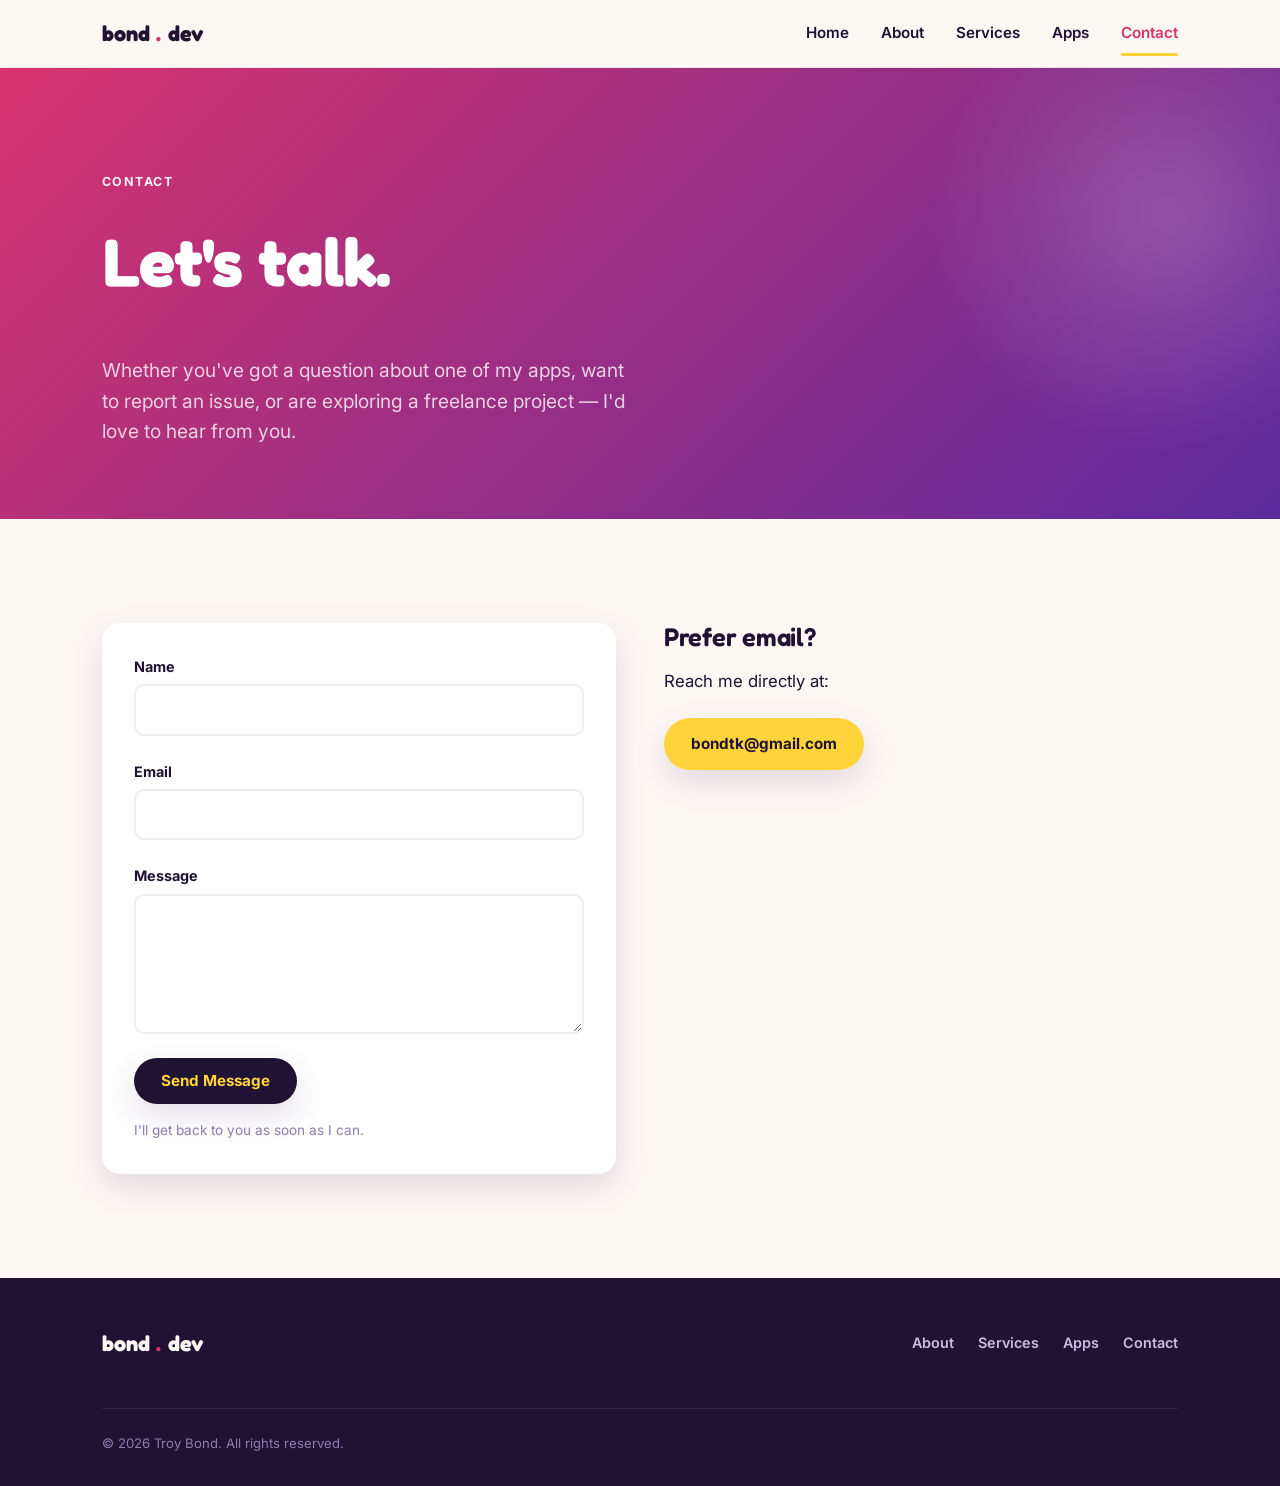
<file: contact.html>
<!DOCTYPE html>
<html lang="en">
<head>
<meta charset="UTF-8">
<meta name="viewport" content="width=device-width, initial-scale=1.0">
<title>Contact — Bond.dev</title>
<meta name="description" content="Get in touch with Troy Bond about app support, questions, or freelance app development projects.">
<link rel="stylesheet" href="css/style.css">
</head>
<body>

<nav class="site-nav">
  <div class="wrap">
    <a href="index.html" class="brand">bond<span class="dot">.</span>dev</a>
    <button class="nav-toggle" aria-label="Toggle menu">☰</button>
    <div class="nav-links">
      <a href="index.html">Home</a>
      <a href="about.html">About</a>
      <a href="services.html">Services</a>
      <a href="apps.html">Apps</a>
      <a href="contact.html" class="active">Contact</a>
    </div>
  </div>
</nav>

<header class="hero on-brand" style="padding-bottom: 2.5rem;">
  <div class="wrap">
    <p class="eyebrow">Contact</p>
    <h1>Let's talk.</h1>
    <p class="lede max-w-text">Whether you've got a question about one of my apps, want to report an issue, or are exploring a freelance project — I'd love to hear from you.</p>
  </div>
</header>

<section class="section">
  <div class="wrap">
    <div class="split" style="align-items: flex-start;">

      <div class="card">
        <form id="contact-form" action="https://formspree.io/f/mrevnkra" method="POST">
          <div class="form-field">
            <label for="name">Name</label>
            <input type="text" id="name" name="name" required>
          </div>
          <div class="form-field">
            <label for="email">Email</label>
            <input type="email" id="email" name="email" required>
          </div>
          <div class="form-field">
            <label for="message">Message</label>
            <textarea id="message" name="message" required></textarea>
          </div>
          <input type="hidden" name="_subject" value="New message from bond.dev">
          <button type="submit" class="btn btn--primary">Send Message</button>
          <p class="form-note">I'll get back to you as soon as I can.</p>
        </form>
        <div class="form-success" id="form-success">
          Thanks for reaching out! Your message is on its way — I'll be in touch soon.
        </div>
      </div>

      <div>
        <h3 class="mb-2">Prefer email?</h3>
        <p class="mb-3">Reach me directly at:</p>
        <a href="mailto:bondtk@gmail.com" class="btn btn--accent">bondtk@gmail.com</a>
      </div>

    </div>
  </div>
</section>

<footer class="site-footer">
  <div class="wrap">
    <a href="index.html" class="brand">bond<span class="dot">.</span>dev</a>
    <div class="footer-links">
      <a href="about.html">About</a>
      <a href="services.html">Services</a>
      <a href="apps.html">Apps</a>
      <a href="contact.html">Contact</a>
    </div>
    <p class="footer-fine">© 2026 Troy Bond. All rights reserved.</p>
  </div>
</footer>

<script src="js/main.js"></script>
<script>
  // Submit the contact form via fetch so we can show an inline success message
  // instead of redirecting away to Formspree's default thank-you page.
  document.addEventListener('DOMContentLoaded', function () {
    var form = document.getElementById('contact-form');
    var success = document.getElementById('form-success');
    if (!form) return;

    form.addEventListener('submit', function (e) {
      e.preventDefault();
      var data = new FormData(form);

      fetch(form.action, {
        method: 'POST',
        body: data,
        headers: { 'Accept': 'application/json' }
      }).then(function (response) {
        if (response.ok) {
          form.style.display = 'none';
          success.classList.add('show');
        } else {
          alert('Something went wrong sending your message. Please try emailing bondtk@gmail.com directly.');
        }
      }).catch(function () {
        alert('Something went wrong sending your message. Please try emailing bondtk@gmail.com directly.');
      });
    });
  });
</script>
</body>
</html>
</file>
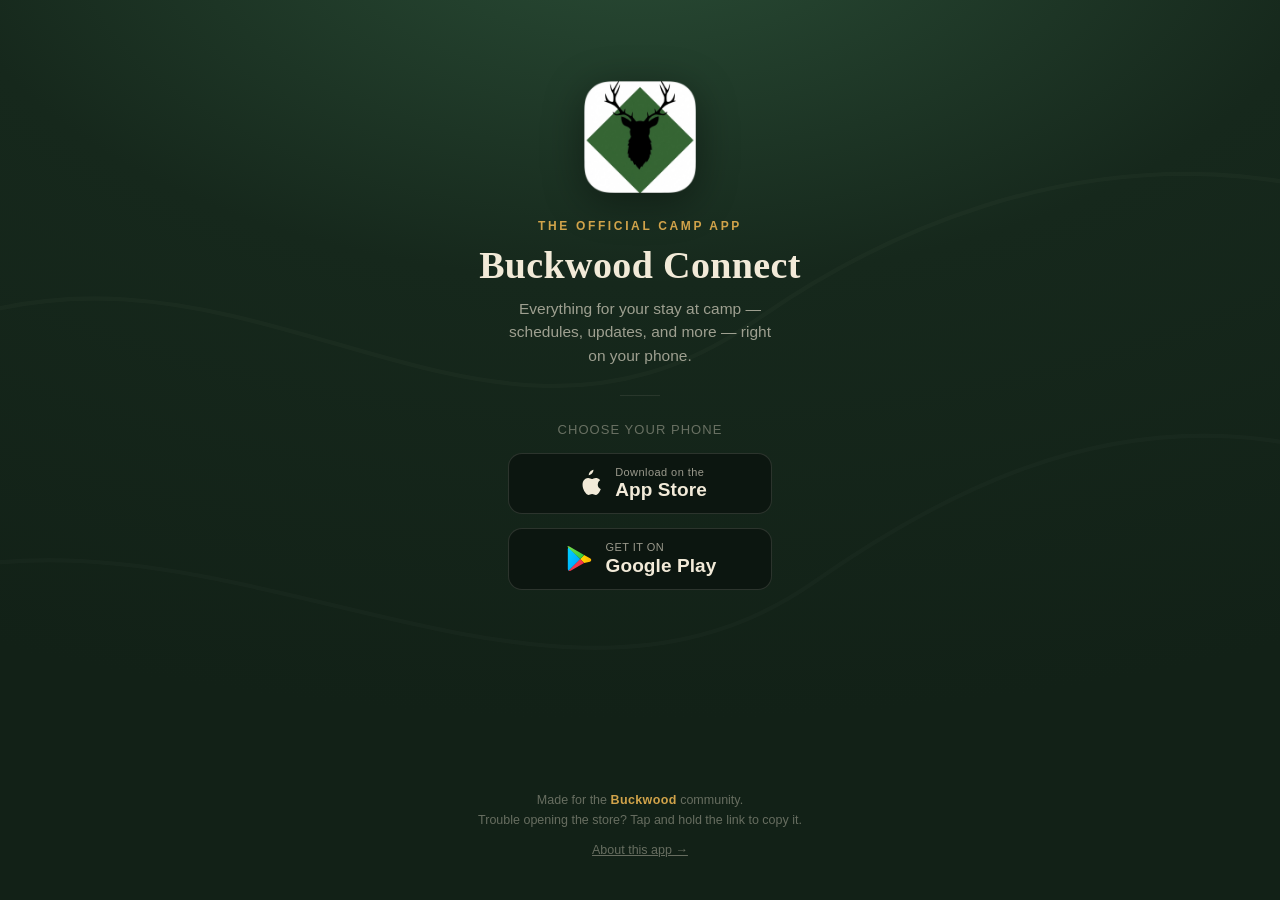
<file: get-app.html>
<!DOCTYPE html>
<html lang="en">
<head>
<meta charset="UTF-8">
<meta name="viewport" content="width=device-width, initial-scale=1.0">
<title>Buckwood Connect — Get the App</title>
<meta name="description" content="Scan to get Buckwood Connect on iOS or Android.">
<meta name="robots" content="noindex">
<link rel="icon" href="data:,">
<style>
  :root{
    --pine-950:#122117;
    --pine-900:#16281c;
    --pine-800:#1f3d2b;
    --pine-700:#2a4d36;
    --pine-600:#35603f;
    --pine-line:rgba(242,234,216,0.09);
    --parchment:#f2ead8;
    --parchment-dim:rgba(242,234,216,0.62);
    --parchment-faint:rgba(242,234,216,0.38);
    --brass:#d1a34a;
    --brass-soft:rgba(209,163,74,0.16);
    --badge-bg:#0c1610;
    --badge-border:rgba(242,234,216,0.14);
    --focus-ring:#d1a34a;
  }

  *{box-sizing:border-box;}
  html,body{height:100%;}
  body{
    margin:0;
    min-height:100vh;
    background:
      radial-gradient(120% 90% at 50% -10%, var(--pine-700) 0%, var(--pine-900) 46%, var(--pine-950) 100%);
    color:var(--parchment);
    font-family:-apple-system,BlinkMacSystemFont,"Segoe UI",Roboto,Helvetica,Arial,sans-serif;
    display:flex;
    justify-content:center;
    padding:0;
    -webkit-tap-highlight-color:transparent;
  }

  .contour{
    position:fixed;
    inset:0;
    pointer-events:none;
    opacity:0.5;
    z-index:0;
  }

  .page{
    position:relative;
    z-index:1;
    width:100%;
    max-width:440px;
    min-height:100vh;
    padding:9vh 28px 40px;
    display:flex;
    flex-direction:column;
    align-items:center;
  }

  .mark{
    width:112px;
    height:112px;
    flex-shrink:0;
    object-fit:contain;
    filter:drop-shadow(0 8px 20px rgba(0,0,0,0.4));
  }

  .eyebrow{
    margin-top:26px;
    font-size:12px;
    font-weight:600;
    letter-spacing:0.22em;
    text-transform:uppercase;
    color:var(--brass);
  }

  h1{
    font-family:ui-serif,"Iowan Old Style","Palatino Linotype",Georgia,"Times New Roman",serif;
    font-weight:600;
    font-size:clamp(30px,7.5vw,38px);
    letter-spacing:0.01em;
    margin:10px 0 0;
    text-align:center;
    text-wrap:balance;
    color:var(--parchment);
  }

  .tagline{
    margin:10px 0 0;
    font-size:15.5px;
    line-height:1.5;
    color:var(--parchment-dim);
    text-align:center;
    max-width:32ch;
  }

  .divider{
    width:40px;
    height:1px;
    background:var(--pine-line);
    margin:28px 0 26px;
  }

  .instruction{
    font-size:13px;
    letter-spacing:0.08em;
    text-transform:uppercase;
    color:var(--parchment-faint);
    margin:0 0 16px;
    text-align:center;
  }

  .stores{
    width:100%;
    display:flex;
    flex-direction:column;
    align-items:center;
    gap:14px;
  }

  .store-link{
    position:relative;
    display:flex;
    align-items:center;
    justify-content:center;
    gap:12px;
    width:100%;
    max-width:264px;
    margin:0 auto;
    background:var(--badge-bg);
    border:1px solid var(--badge-border);
    border-radius:14px;
    padding:12px 20px;
    text-decoration:none;
    color:var(--parchment);
    transition:transform 0.15s ease, border-color 0.15s ease, background 0.15s ease;
    order:2;
  }

  .store-link:hover{
    border-color:rgba(242,234,216,0.3);
    background:#0f1c14;
  }

  .store-link:active{
    transform:scale(0.985);
  }

  .store-link:focus-visible{
    outline:2px solid var(--focus-ring);
    outline-offset:2px;
  }

  .store-link.is-recommended{
    order:1;
    border-color:var(--brass);
    box-shadow:0 0 0 1px rgba(209,163,74,0.25), 0 10px 24px -12px rgba(0,0,0,0.6);
  }

  .store-icon{
    width:30px;
    height:30px;
    flex-shrink:0;
  }

  .store-text{
    display:flex;
    flex-direction:column;
    gap:1px;
    line-height:1.15;
  }

  .store-text .small{
    font-size:11px;
    letter-spacing:0.04em;
    color:var(--parchment-dim);
  }

  .store-text .big{
    font-size:19px;
    font-weight:600;
    letter-spacing:0.005em;
  }

  .tag{
    position:absolute;
    top:-9px;
    right:16px;
    background:var(--brass);
    color:var(--pine-950);
    font-size:10px;
    font-weight:700;
    letter-spacing:0.06em;
    text-transform:uppercase;
    padding:3px 9px;
    border-radius:999px;
  }

  .footer{
    margin-top:auto;
    padding-top:44px;
    text-align:center;
  }

  .footer p{
    margin:0;
    font-size:12.5px;
    color:var(--parchment-faint);
    line-height:1.6;
  }

  .footer .camp{
    color:var(--brass);
    font-weight:600;
    letter-spacing:0.03em;
  }

  .footer .back-link{
    color:var(--parchment-faint);
    text-decoration:underline;
  }

  @media (prefers-reduced-motion:no-preference){
    .mark, h1, .tagline, .divider, .instruction, .stores, .footer{
      animation:rise 0.6s ease both;
    }
    .eyebrow{animation:rise 0.6s ease both;animation-delay:0.05s;}
    h1{animation-delay:0.1s;}
    .tagline{animation-delay:0.15s;}
    .divider{animation-delay:0.2s;}
    .instruction{animation-delay:0.22s;}
    .stores{animation-delay:0.26s;}
    .footer{animation-delay:0.34s;}
    @keyframes rise{
      from{opacity:0;transform:translateY(8px);}
      to{opacity:1;transform:translateY(0);}
    }
  }
</style>
</head>
<body>

<svg class="contour" viewBox="0 0 440 950" preserveAspectRatio="xMidYMin slice" xmlns="http://www.w3.org/2000/svg" aria-hidden="true">
  <path d="M-40 120 C 80 60, 160 180, 260 110 S 480 40, 560 130" fill="none" stroke="#f2ead8" stroke-opacity="0.05" stroke-width="1.5"/>
  <path d="M-60 210 C 60 150, 180 270, 280 200 S 460 130, 580 220" fill="none" stroke="#f2ead8" stroke-opacity="0.045" stroke-width="1.5"/>
  <path d="M-50 780 C 70 720, 190 840, 300 770 S 470 700, 590 800" fill="none" stroke="#f2ead8" stroke-opacity="0.05" stroke-width="1.5"/>
  <path d="M-60 860 C 60 800, 200 920, 310 850 S 480 780, 600 880" fill="none" stroke="#f2ead8" stroke-opacity="0.045" stroke-width="1.5"/>
</svg>

<div class="page">
  <img class="mark" alt="Buckwood Connect stag emblem" src="images/bc-icon.png" />

  <div class="eyebrow">The Official Camp App</div>
  <h1>Buckwood Connect</h1>
  <p class="tagline">Everything for your stay at camp — schedules, updates, and more — right on your phone.</p>

  <div class="divider"></div>
  <p class="instruction">Choose your phone</p>

  <div class="stores" id="stores">
    <a class="store-link" id="ios-link" href="https://apps.apple.com/us/app/buckwood-connect/id6757970479" target="_blank" rel="noopener">
      <svg class="store-icon" viewBox="0 0 24 24" xmlns="http://www.w3.org/2000/svg" aria-hidden="true">
        <path fill="#f2ead8" d="M16.365 1.43c0 1.14-.462 2.145-1.03 2.865-.673.86-1.79 1.518-2.717 1.518-.09-.99.427-2.055 1.04-2.775.66-.79 1.828-1.412 2.707-1.608zm2.11 6.5c-1.463-.09-2.72.83-3.42.83-.71 0-1.79-.79-2.955-.77-1.52.02-2.92.88-3.7 2.24-1.583 2.74-.405 6.795 1.13 9.02.75 1.09 1.64 2.31 2.82 2.27 1.13-.05 1.56-.73 2.93-.73 1.37 0 1.76.73 2.96.71 1.22-.02 1.99-1.1 2.74-2.19.86-1.25 1.22-2.47 1.24-2.53-.03-.01-2.37-.91-2.4-3.61-.02-2.26 1.84-3.34 1.93-3.4-1.05-1.55-2.68-1.72-3.26-1.75z"/>
      </svg>
      <span class="store-text">
        <span class="small">Download on the</span>
        <span class="big">App&nbsp;Store</span>
      </span>
    </a>

    <a class="store-link" id="android-link" href="https://play.google.com/store/apps/details?id=com.buckwoodconnect.app" target="_blank" rel="noopener">
      <svg class="store-icon" viewBox="0 0 24 24" xmlns="http://www.w3.org/2000/svg" aria-hidden="true">
        <defs>
          <linearGradient id="playBlue" x1="0" y1="0" x2="1" y2="1">
            <stop offset="0" stop-color="#00d1ff"/>
            <stop offset="1" stop-color="#00a0ff"/>
          </linearGradient>
          <linearGradient id="playGreen" x1="0" y1="0" x2="1" y2="1">
            <stop offset="0" stop-color="#7fdd4b"/>
            <stop offset="1" stop-color="#28c93d"/>
          </linearGradient>
          <linearGradient id="playYellow" x1="0" y1="0" x2="1" y2="0">
            <stop offset="0" stop-color="#ffd900"/>
            <stop offset="1" stop-color="#ffb700"/>
          </linearGradient>
          <linearGradient id="playRed" x1="0" y1="0" x2="1" y2="1">
            <stop offset="0" stop-color="#ff4f5a"/>
            <stop offset="1" stop-color="#e8213f"/>
          </linearGradient>
        </defs>
        <path fill="url(#playBlue)" d="M3.6 2.6c-.35.35-.55.85-.55 1.5v15.8c0 .65.2 1.15.55 1.5l.1.08L13 12.1v-.2L3.7 2.5z"/>
        <path fill="url(#playYellow)" d="M16.1 15.2 13 12.1v-.2l3.1-3.1 4.7 2.67c1.34.76 1.34 2 0 2.76z"/>
        <path fill="url(#playRed)" d="M16.1 15.2 13 12l-9.3 9.4c.35.36.94.4 1.6.04z"/>
        <path fill="url(#playGreen)" d="M16.1 8.8 4.3 2.06c-.66-.37-1.25-.32-1.6.04L13 12z"/>
      </svg>
      <span class="store-text">
        <span class="small">GET IT ON</span>
        <span class="big">Google&nbsp;Play</span>
      </span>
    </a>
  </div>

  <div class="footer">
    <p>Made for the <span class="camp">Buckwood</span> community.<br/>Trouble opening the store? Tap and hold the link to copy it.</p>
    <p style="margin-top:10px;"><a class="back-link" href="buckwood-connect.html">About this app →</a></p>
  </div>
</div>

<script>
  (function(){
    var ua = navigator.userAgent || navigator.vendor || "";
    var isIOS = /iPad|iPhone|iPod/.test(ua) && !window.MSStream;
    var isAndroid = /Android/.test(ua);
    var iosLink = document.getElementById("ios-link");
    var androidLink = document.getElementById("android-link");
    if (isIOS) {
      iosLink.classList.add("is-recommended");
      var t = document.createElement("span");
      t.className = "tag";
      t.textContent = "Your device";
      iosLink.appendChild(t);
    } else if (isAndroid) {
      androidLink.classList.add("is-recommended");
      var t2 = document.createElement("span");
      t2.className = "tag";
      t2.textContent = "Your device";
      androidLink.appendChild(t2);
    }
  })();
</script>
</body>
</html>
</file>
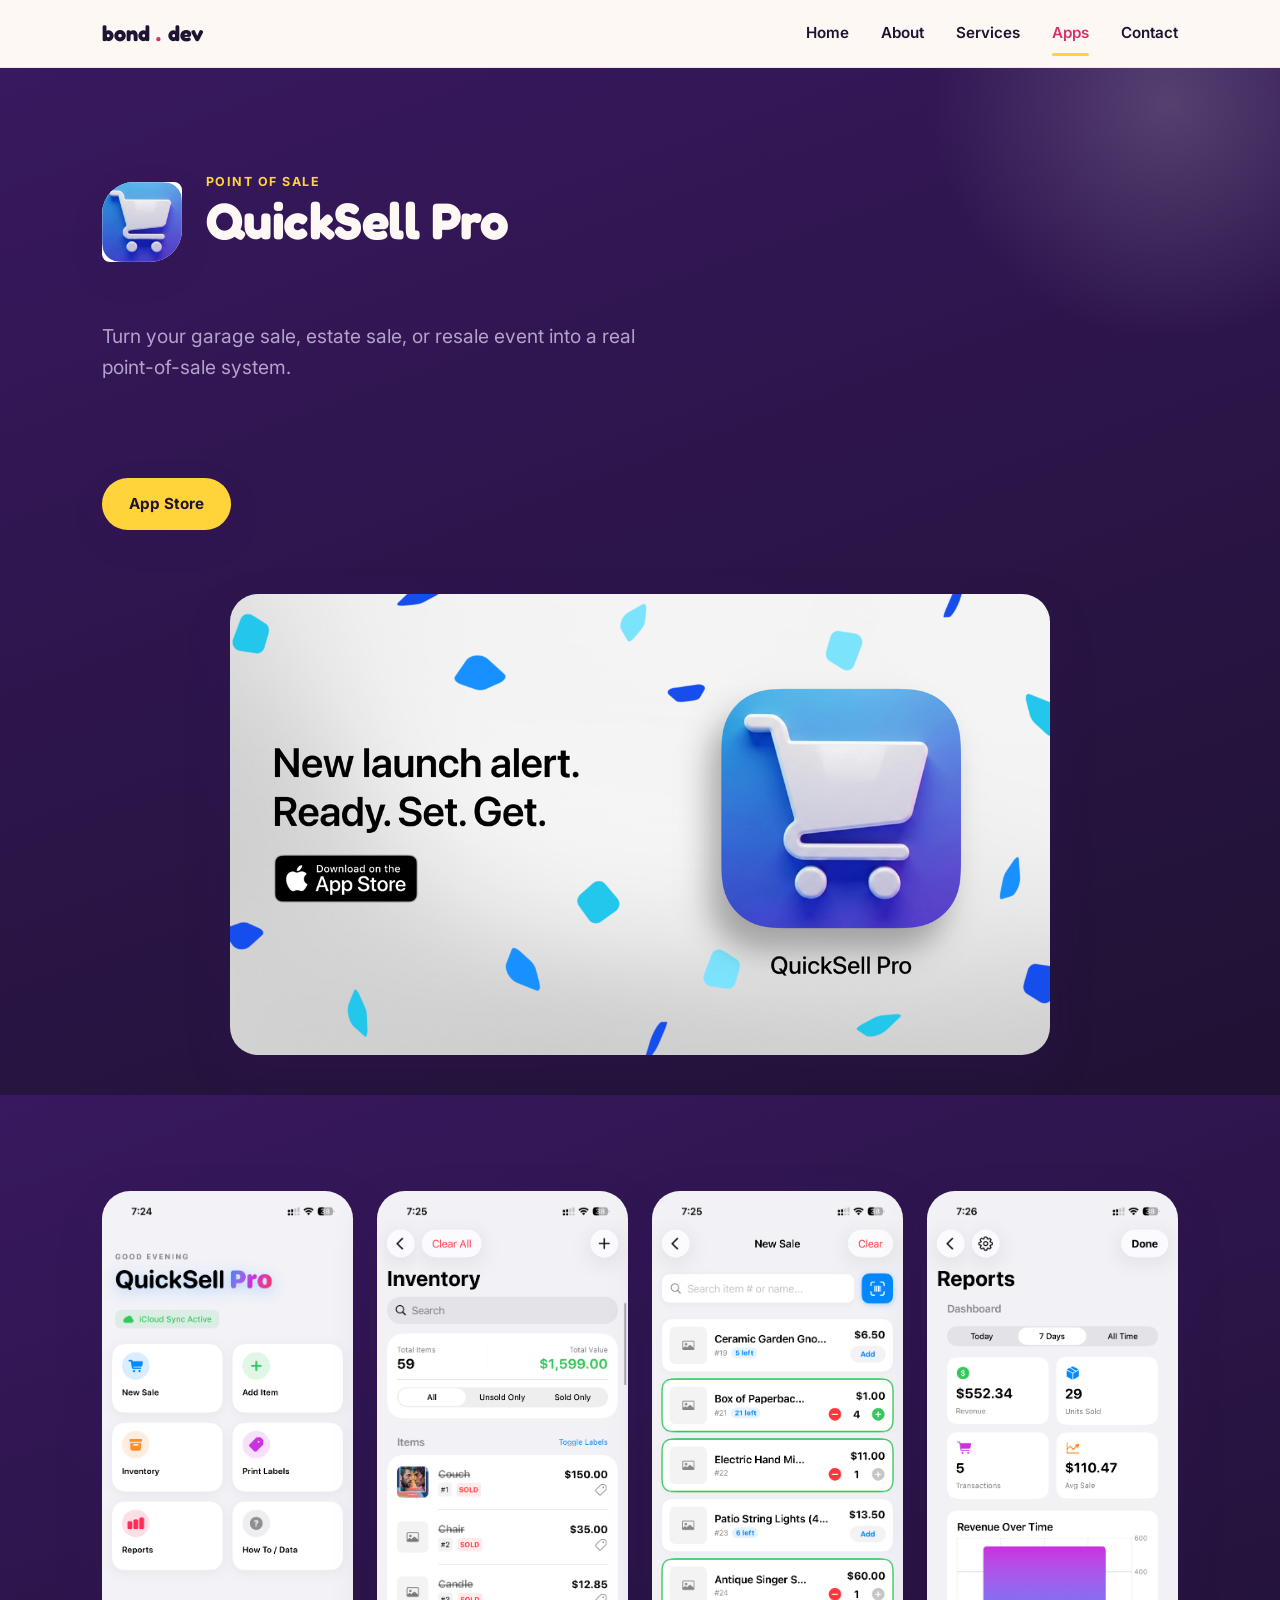
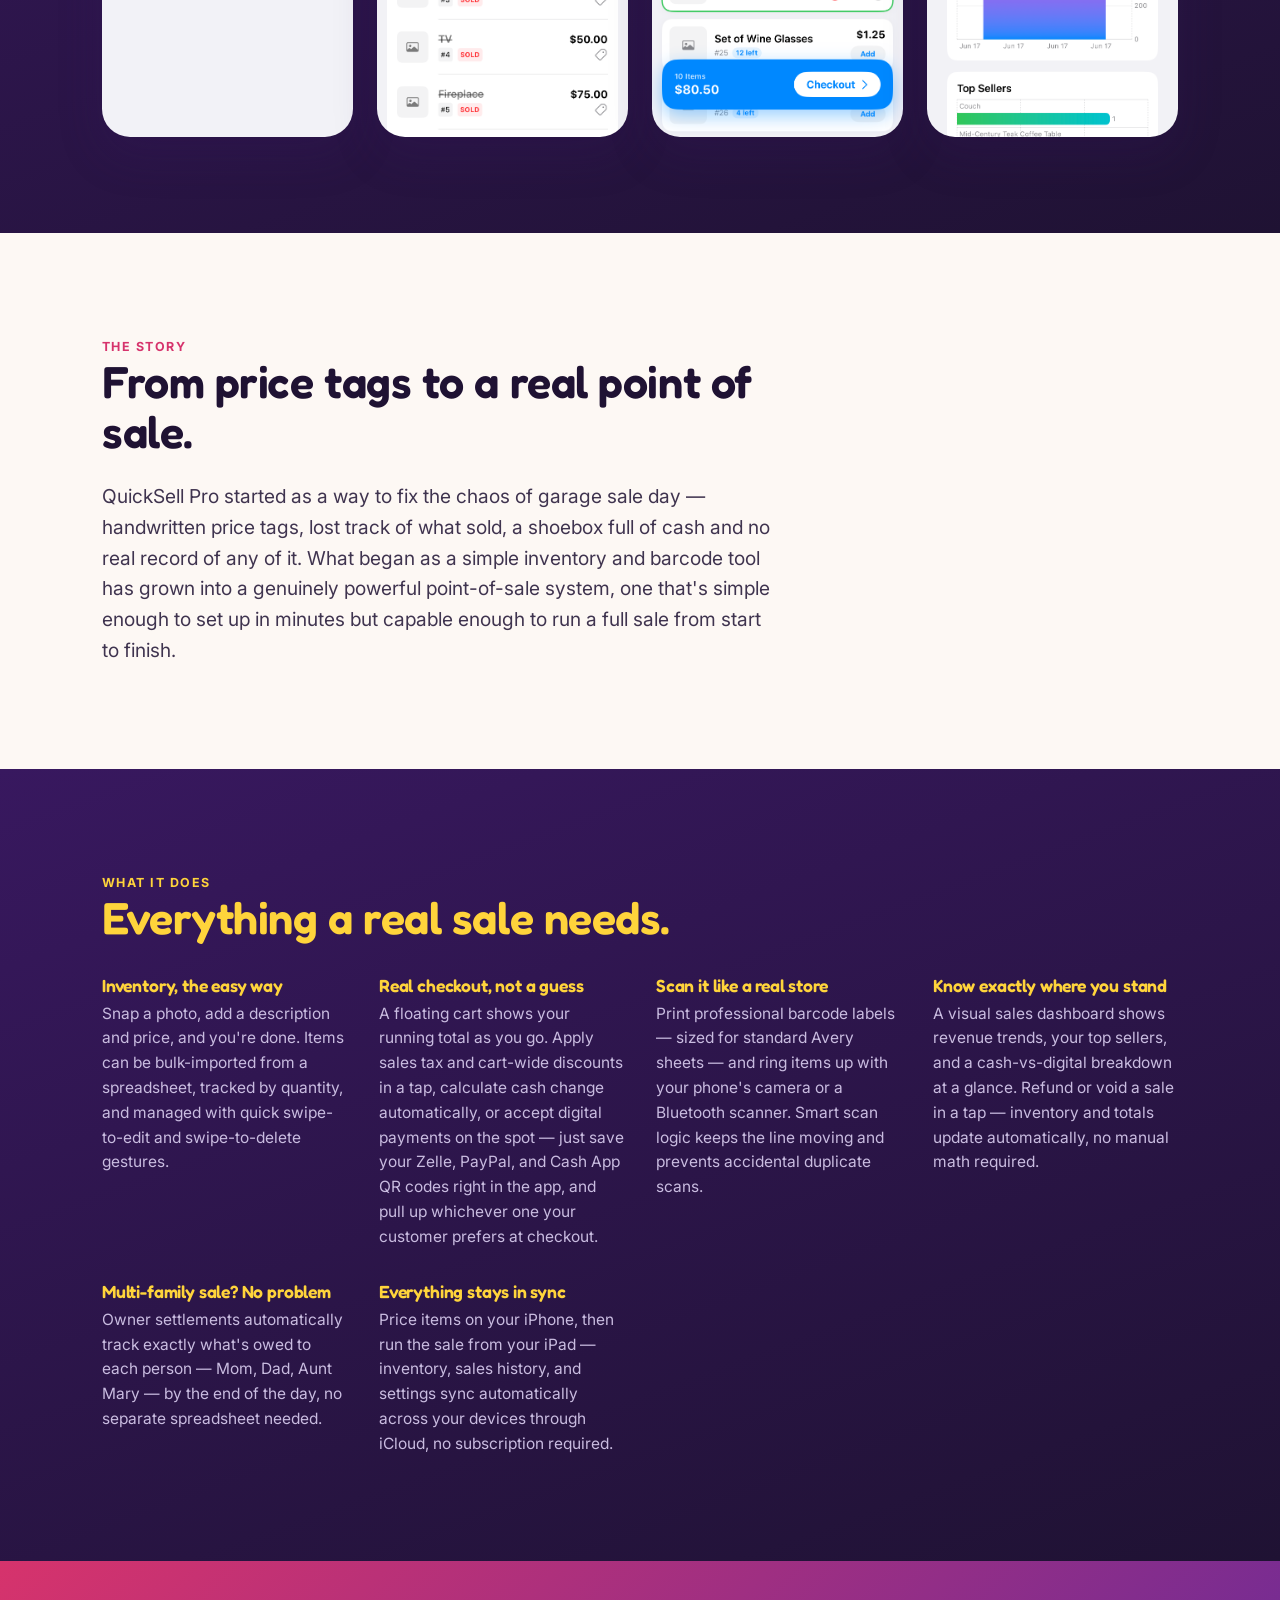
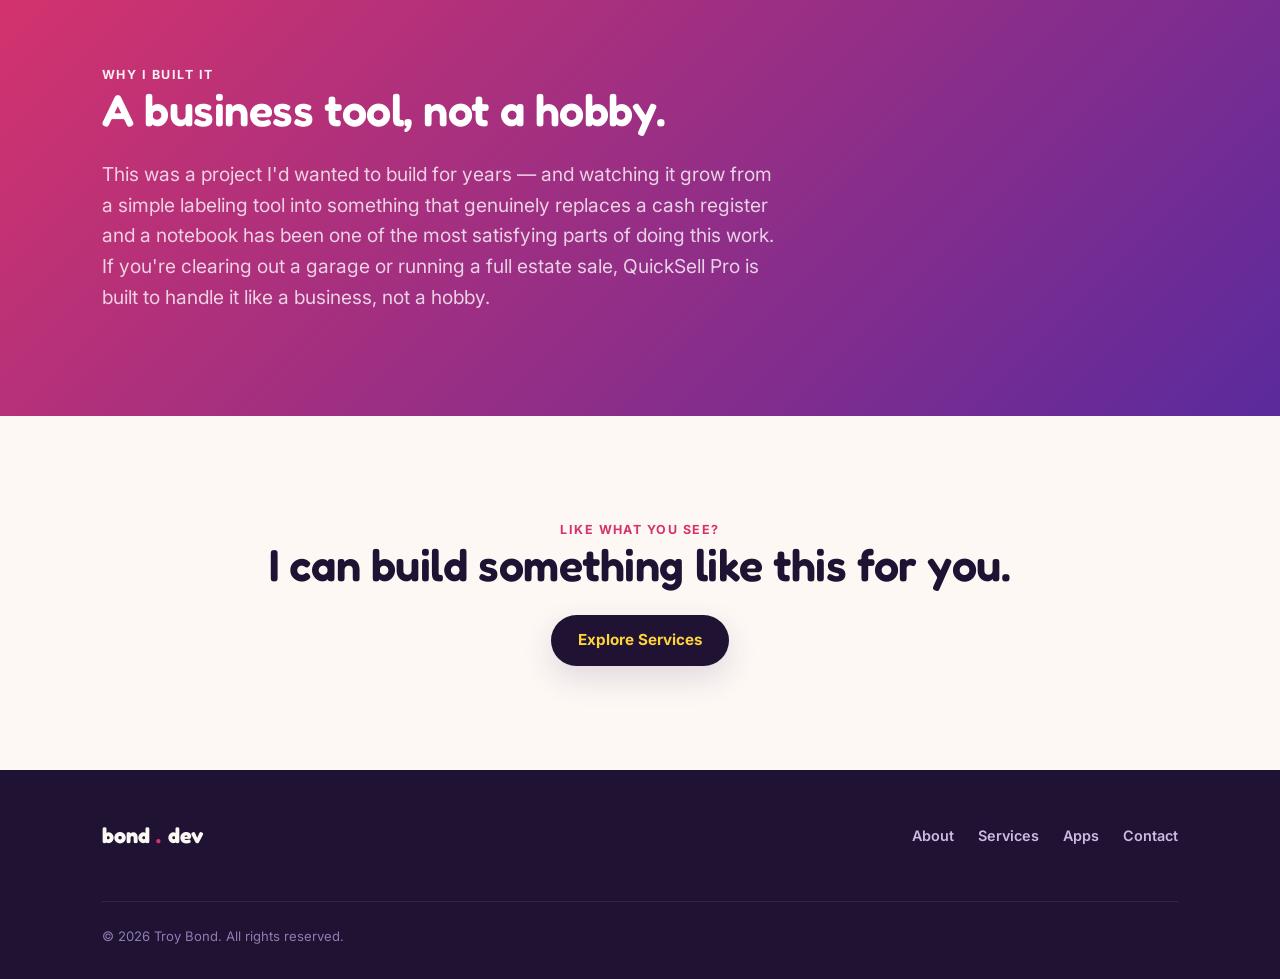
<file: quicksell-pro.html>
<!DOCTYPE html>
<html lang="en">
<head>
<meta charset="UTF-8">
<meta name="viewport" content="width=device-width, initial-scale=1.0">
<title>QuickSell Pro — Bond.dev</title>
<meta name="description" content="Turn your garage sale, estate sale, or resale event into a real point-of-sale system. Inventory, checkout, barcode scanning, and a sales dashboard.">
<link rel="stylesheet" href="css/style.css">
</head>
<body class="on-dark-page">

<nav class="site-nav">
  <div class="wrap">
    <a href="index.html" class="brand">bond<span class="dot">.</span>dev</a>
    <button class="nav-toggle" aria-label="Toggle menu">☰</button>
    <div class="nav-links">
      <a href="index.html">Home</a>
      <a href="about.html">About</a>
      <a href="services.html">Services</a>
      <a href="apps.html" class="active">Apps</a>
      <a href="contact.html">Contact</a>
    </div>
  </div>
</nav>

<header class="hero on-dark" style="padding-bottom: 2.5rem;">
  <div class="wrap">
    <div class="app-header">
      <div class="stamp stamp--app"><img src="images/qsp-icon.png" alt="QuickSell Pro icon"></div>
      <div>
        <p class="eyebrow">Point of Sale</p>
        <h1 style="font-size: clamp(2rem, 4.5vw, 3.2rem);">QuickSell Pro</h1>
      </div>
    </div>
    <p class="lede max-w-text">Turn your garage sale, estate sale, or resale event into a real point-of-sale system.</p>

    <div class="hero-actions mt-4">
      <a href="https://apple.co/3SdCuU8" class="btn btn--accent" target="_blank" rel="noopener">App Store</a>
    </div>
    <img class="app-banner-img" src="images/qsp-banner.png" alt="QuickSell Pro app banner">
  </div>
</header>

<section class="section--tight on-dark">
  <div class="wrap">
    <div class="shot-row">
      <img class="shot-img" src="images/qsp-screenshot-1.png" alt="QuickSell Pro home screen">
      <img class="shot-img" src="images/qsp-screenshot-2.png" alt="QuickSell Pro inventory">
      <img class="shot-img" src="images/qsp-screenshot-3.png" alt="QuickSell Pro new sale">
      <img class="shot-img" src="images/qsp-screenshot-4.png" alt="QuickSell Pro reports">
    </div>
  </div>
</section>

<section class="section">
  <div class="wrap">
    <p class="eyebrow">The Story</p>
    <h2 class="mb-3 max-w-text">From price tags to a real point of sale.</h2>
    <p class="lede max-w-text">QuickSell Pro started as a way to fix the chaos of garage sale day — handwritten price tags, lost track of what sold, a shoebox full of cash and no real record of any of it. What began as a simple inventory and barcode tool has grown into a genuinely powerful point-of-sale system, one that's simple enough to set up in minutes but capable enough to run a full sale from start to finish.</p>
  </div>
</section>

<section class="section on-dark">
  <div class="wrap">
    <p class="eyebrow">What It Does</p>
    <h2 class="mb-2">Everything a real sale needs.</h2>
    <div class="feature-grid">
      <div class="feature">
        <h4>Inventory, the easy way</h4>
        <p>Snap a photo, add a description and price, and you're done. Items can be bulk-imported from a spreadsheet, tracked by quantity, and managed with quick swipe-to-edit and swipe-to-delete gestures.</p>
      </div>
      <div class="feature">
        <h4>Real checkout, not a guess</h4>
        <p>A floating cart shows your running total as you go. Apply sales tax and cart-wide discounts in a tap, calculate cash change automatically, or accept digital payments on the spot — just save your Zelle, PayPal, and Cash App QR codes right in the app, and pull up whichever one your customer prefers at checkout.</p>
      </div>
      <div class="feature">
        <h4>Scan it like a real store</h4>
        <p>Print professional barcode labels — sized for standard Avery sheets — and ring items up with your phone's camera or a Bluetooth scanner. Smart scan logic keeps the line moving and prevents accidental duplicate scans.</p>
      </div>
      <div class="feature">
        <h4>Know exactly where you stand</h4>
        <p>A visual sales dashboard shows revenue trends, your top sellers, and a cash-vs-digital breakdown at a glance. Refund or void a sale in a tap — inventory and totals update automatically, no manual math required.</p>
      </div>
      <div class="feature">
        <h4>Multi-family sale? No problem</h4>
        <p>Owner settlements automatically track exactly what's owed to each person — Mom, Dad, Aunt Mary — by the end of the day, no separate spreadsheet needed.</p>
      </div>
      <div class="feature">
        <h4>Everything stays in sync</h4>
        <p>Price items on your iPhone, then run the sale from your iPad — inventory, sales history, and settings sync automatically across your devices through iCloud, no subscription required.</p>
      </div>
    </div>
  </div>
</section>

<section class="section on-brand">
  <div class="wrap">
    <p class="eyebrow">Why I Built It</p>
    <h2 class="mb-3 max-w-text">A business tool, not a hobby.</h2>
    <p class="lede max-w-text">This was a project I'd wanted to build for years — and watching it grow from a simple labeling tool into something that genuinely replaces a cash register and a notebook has been one of the most satisfying parts of doing this work. If you're clearing out a garage or running a full estate sale, QuickSell Pro is built to handle it like a business, not a hobby.</p>
  </div>
</section>

<section class="section">
  <div class="wrap center">
    <p class="eyebrow">Like What You See?</p>
    <h2 class="mb-3">I can build something like this for you.</h2>
    <a href="services.html" class="btn btn--primary">Explore Services</a>
  </div>
</section>

<footer class="site-footer">
  <div class="wrap">
    <a href="index.html" class="brand">bond<span class="dot">.</span>dev</a>
    <div class="footer-links">
      <a href="about.html">About</a>
      <a href="services.html">Services</a>
      <a href="apps.html">Apps</a>
      <a href="contact.html">Contact</a>
    </div>
    <p class="footer-fine">© 2026 Troy Bond. All rights reserved.</p>
  </div>
</footer>

<script src="js/main.js"></script>
</body>
</html>
</file>
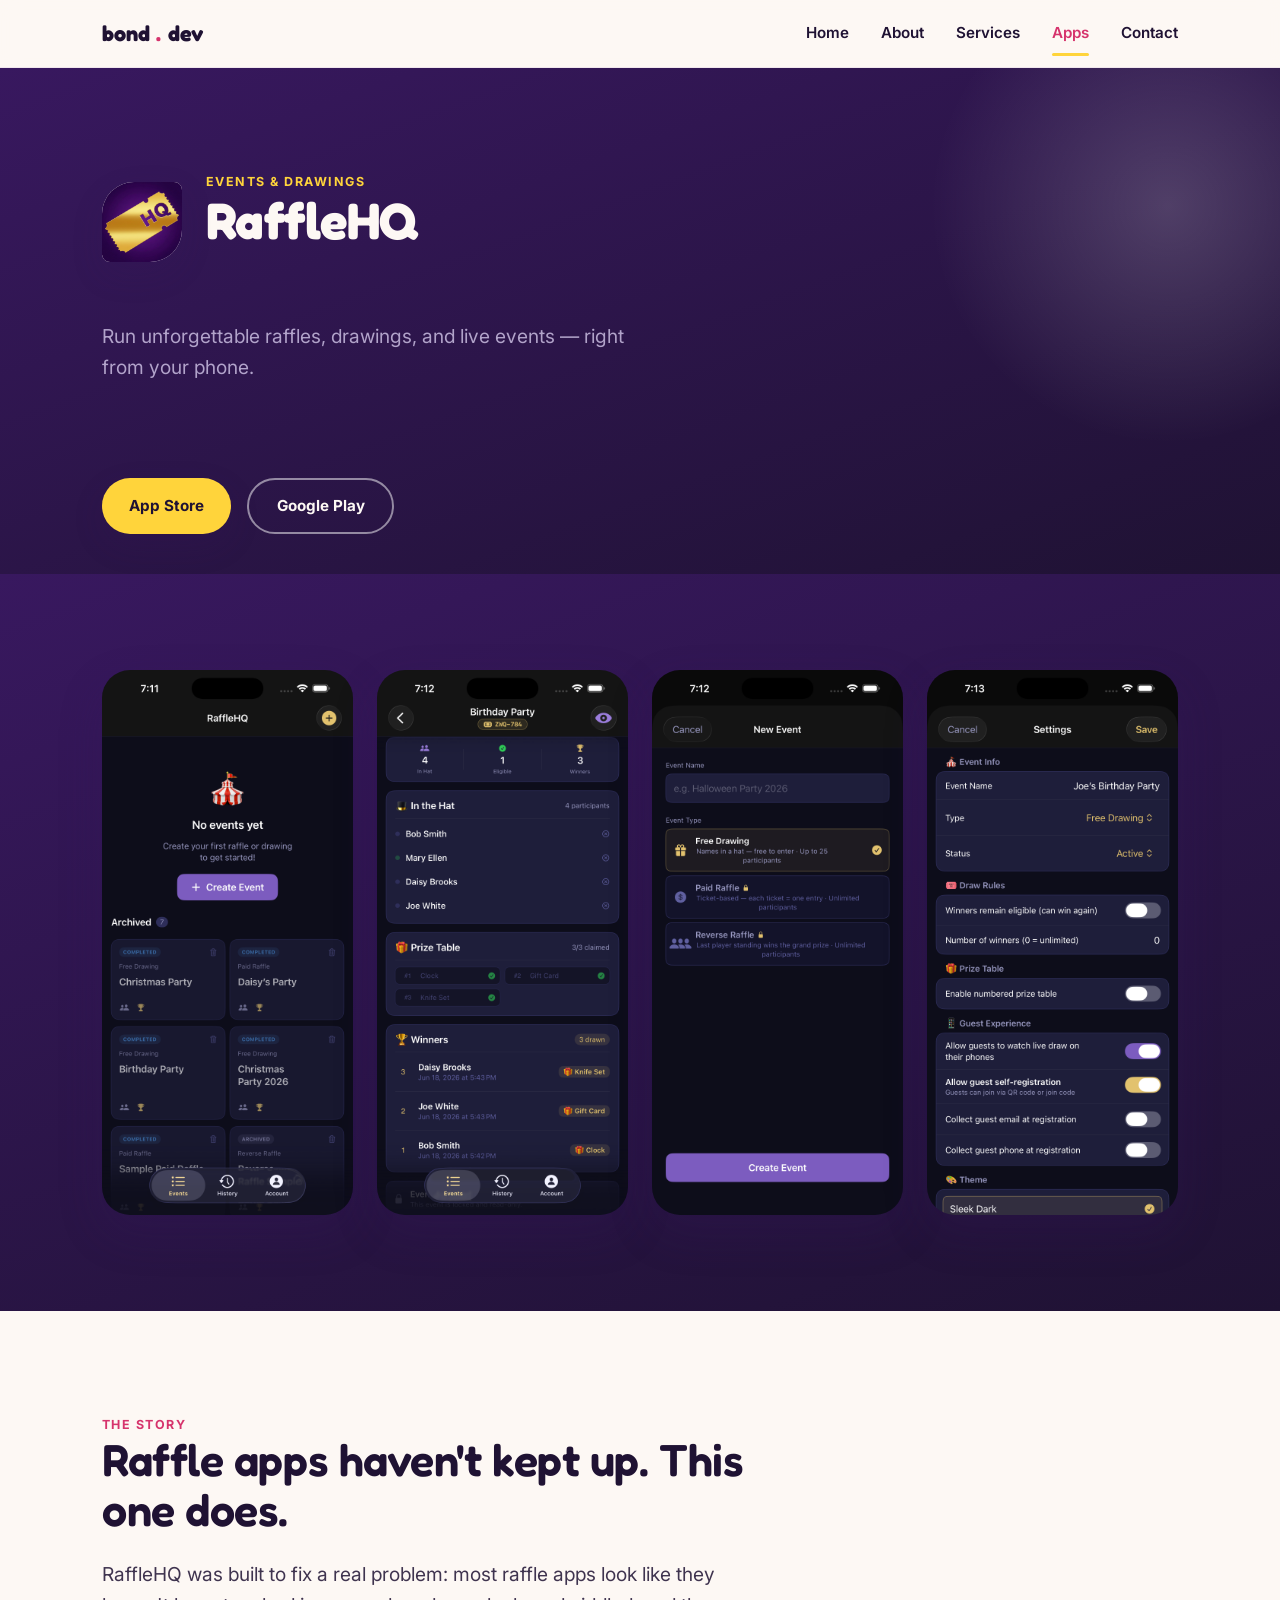
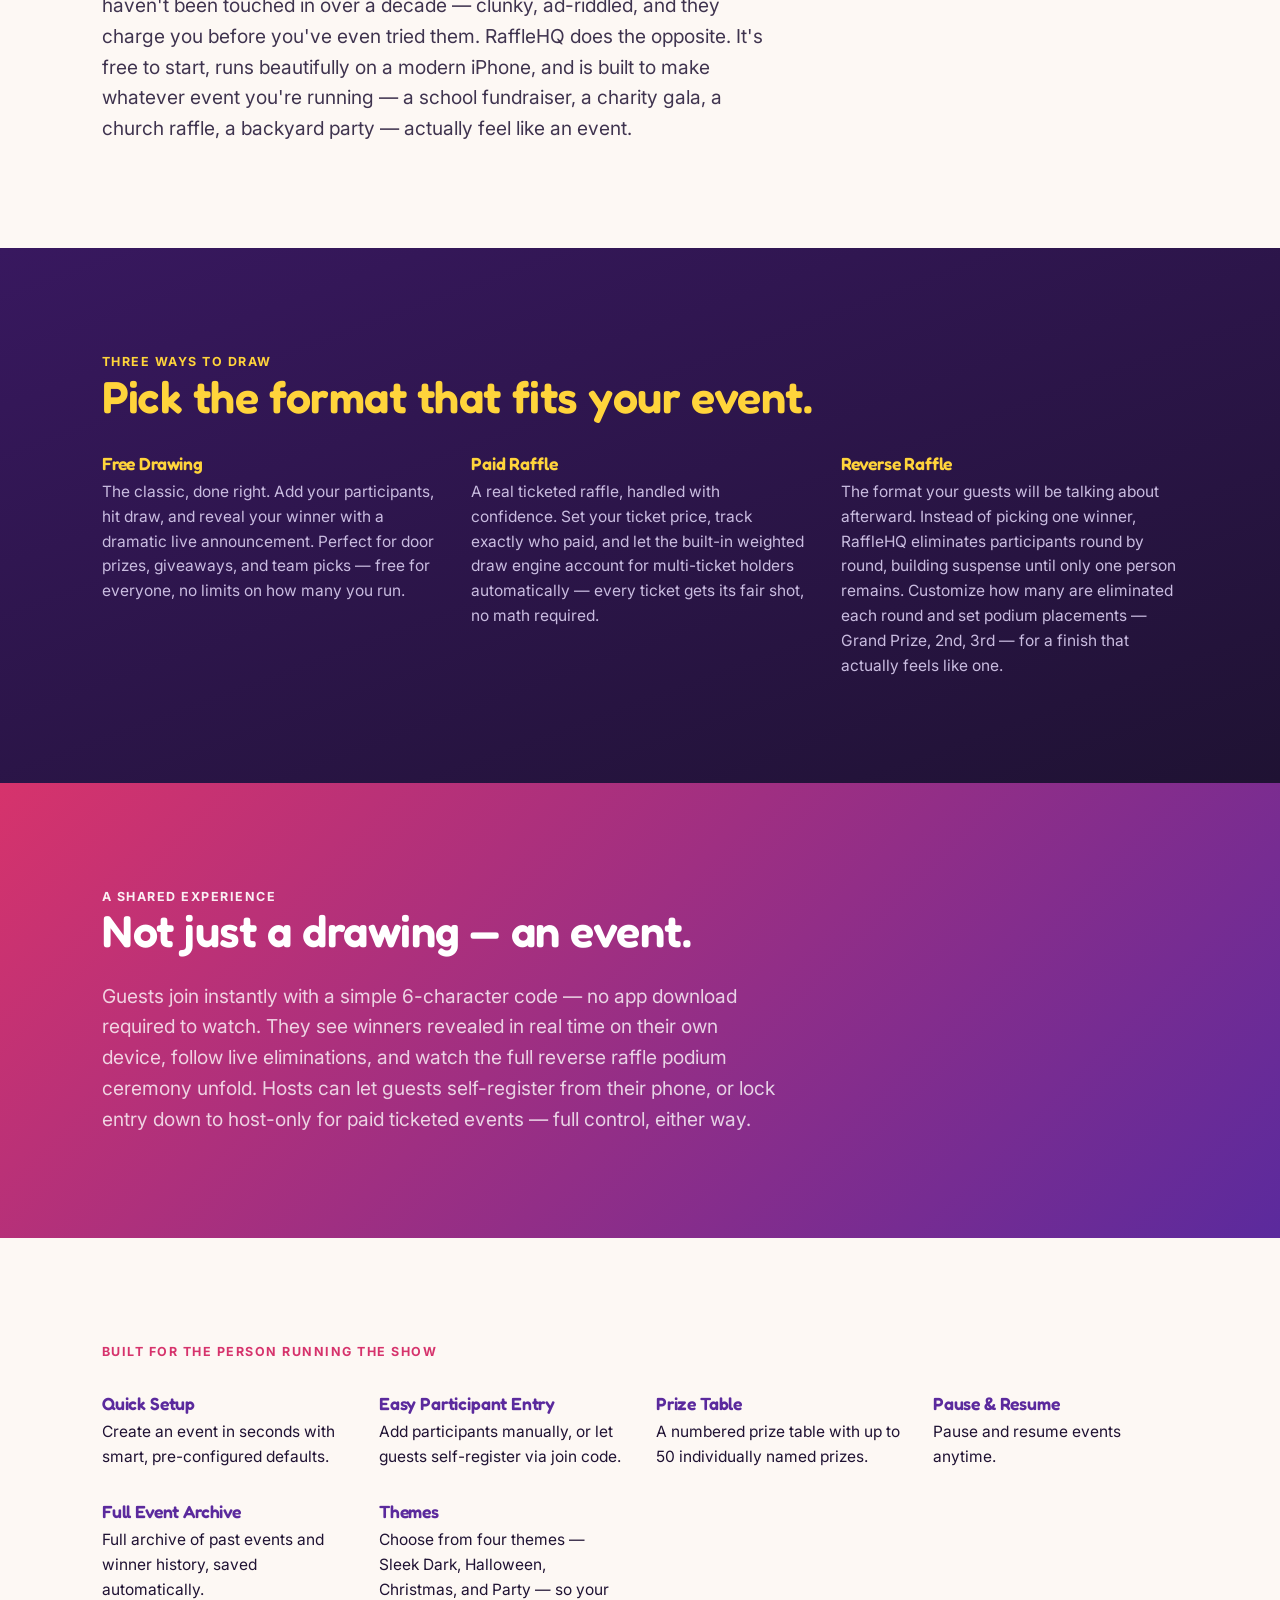
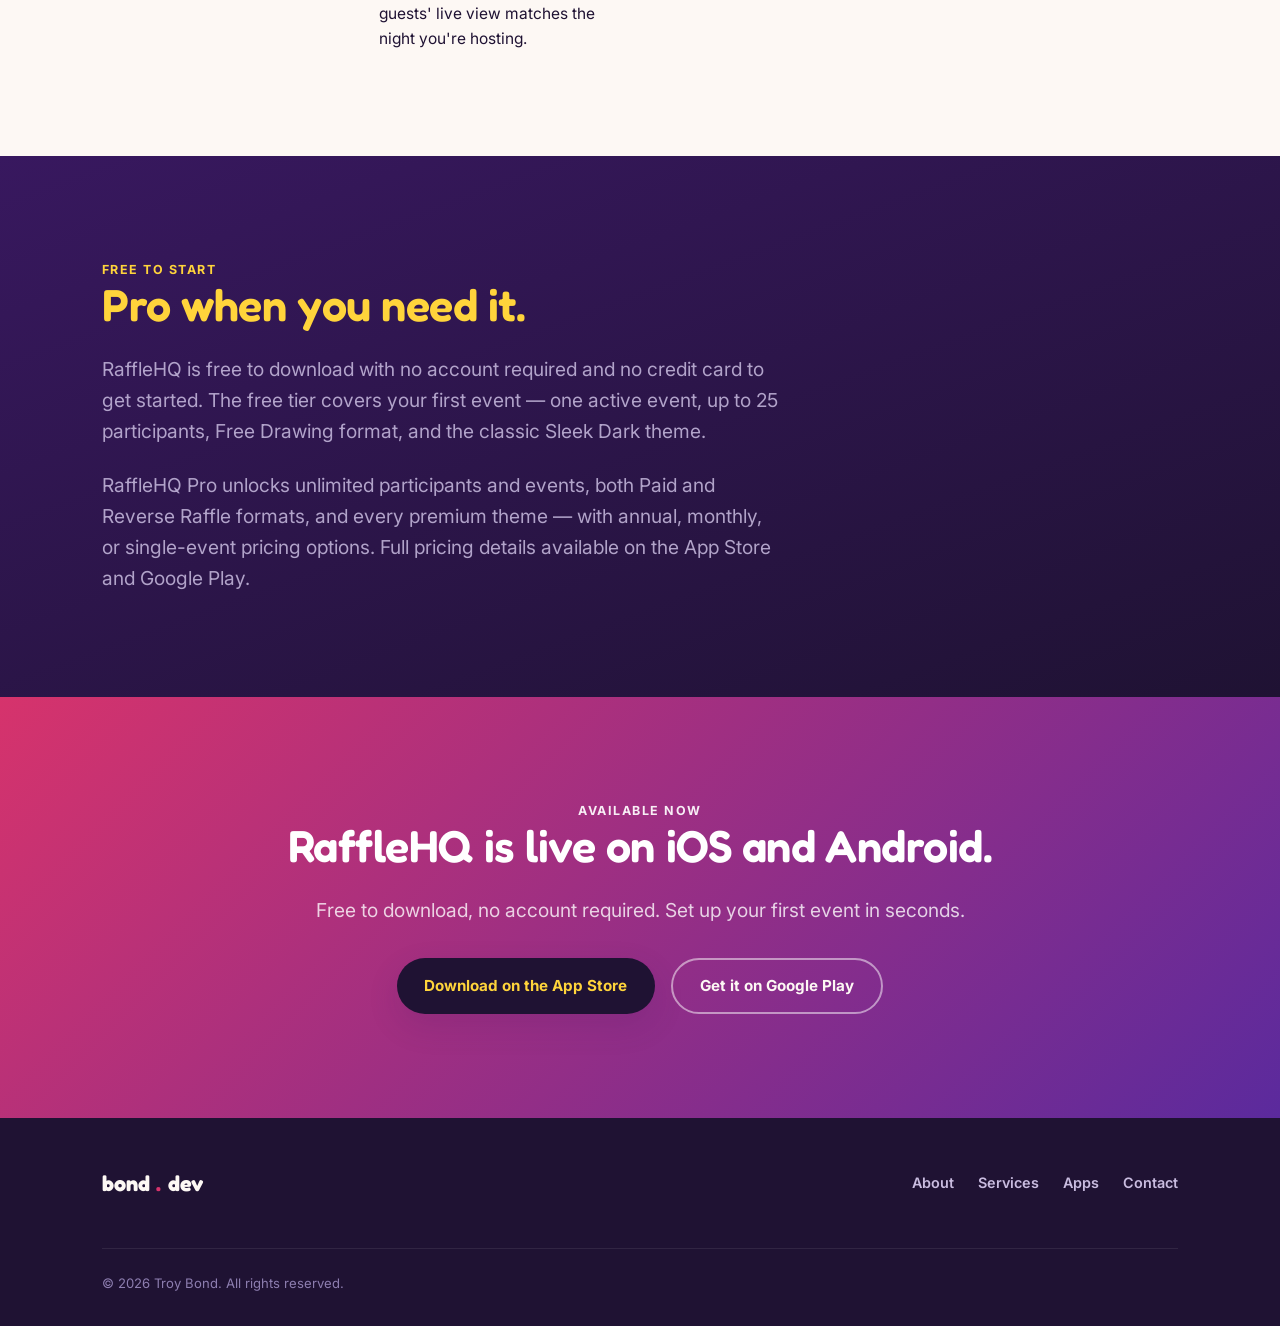
<file: rafflehq.html>
<!DOCTYPE html>
<html lang="en">
<head>
<meta charset="UTF-8">
<meta name="viewport" content="width=device-width, initial-scale=1.0">
<title>RaffleHQ — Bond.dev</title>
<meta name="description" content="Run unforgettable raffles, drawings, and live events right from your phone. Free Drawing, Paid Raffle, and Reverse Raffle formats. Free on the App Store and Google Play.">
<link rel="stylesheet" href="css/style.css">
</head>
<body class="on-dark-page">

<nav class="site-nav">
  <div class="wrap">
    <a href="index.html" class="brand">bond<span class="dot">.</span>dev</a>
    <button class="nav-toggle" aria-label="Toggle menu">☰</button>
    <div class="nav-links">
      <a href="index.html">Home</a>
      <a href="about.html">About</a>
      <a href="services.html">Services</a>
      <a href="apps.html" class="active">Apps</a>
      <a href="contact.html">Contact</a>
    </div>
  </div>
</nav>

<header class="hero on-dark" style="padding-bottom: 2.5rem;">
  <div class="wrap">
    <div class="app-header">
      <div class="stamp stamp--app"><img src="images/rhq-icon.png" alt="RaffleHQ icon"></div>
      <div>
        <p class="eyebrow">Events &amp; Drawings</p>
        <h1 style="font-size: clamp(2rem, 4.5vw, 3.2rem);">RaffleHQ</h1>
      </div>
    </div>
    <p class="lede max-w-text">Run unforgettable raffles, drawings, and live events — right from your phone.</p>

    <div class="hero-actions mt-4">
      <a href="https://apps.apple.com/app/id6776885016" class="btn btn--accent" target="_blank" rel="noopener">App Store</a>
      <a href="https://play.google.com/store/apps/details?id=com.troybond.rafflehq" class="btn btn--ghost" target="_blank" rel="noopener">Google Play</a>
    </div>
  </div>
</header>

<section class="section--tight on-dark">
  <div class="wrap">
    <div class="shot-row">
      <img class="shot-img" src="images/rhq-screenshot-1.png" alt="RaffleHQ screenshot">
      <img class="shot-img" src="images/rhq-screenshot-2.png" alt="RaffleHQ screenshot">
      <img class="shot-img" src="images/rhq-screenshot-3.png" alt="RaffleHQ screenshot">
      <img class="shot-img" src="images/rhq-screenshot-4.png" alt="RaffleHQ screenshot">
    </div>
  </div>
</section>

<section class="section">
  <div class="wrap">
    <p class="eyebrow">The Story</p>
    <h2 class="mb-3 max-w-text">Raffle apps haven't kept up. This one does.</h2>
    <p class="lede max-w-text">RaffleHQ was built to fix a real problem: most raffle apps look like they haven't been touched in over a decade — clunky, ad-riddled, and they charge you before you've even tried them. RaffleHQ does the opposite. It's free to start, runs beautifully on a modern iPhone, and is built to make whatever event you're running — a school fundraiser, a charity gala, a church raffle, a backyard party — actually feel like an event.</p>
  </div>
</section>

<section class="section on-dark">
  <div class="wrap">
    <p class="eyebrow">Three Ways to Draw</p>
    <h2 class="mb-2">Pick the format that fits your event.</h2>
    <div class="feature-grid">
      <div class="feature">
        <h4>Free Drawing</h4>
        <p>The classic, done right. Add your participants, hit draw, and reveal your winner with a dramatic live announcement. Perfect for door prizes, giveaways, and team picks — free for everyone, no limits on how many you run.</p>
      </div>
      <div class="feature">
        <h4>Paid Raffle</h4>
        <p>A real ticketed raffle, handled with confidence. Set your ticket price, track exactly who paid, and let the built-in weighted draw engine account for multi-ticket holders automatically — every ticket gets its fair shot, no math required.</p>
      </div>
      <div class="feature">
        <h4>Reverse Raffle</h4>
        <p>The format your guests will be talking about afterward. Instead of picking one winner, RaffleHQ eliminates participants round by round, building suspense until only one person remains. Customize how many are eliminated each round and set podium placements — Grand Prize, 2nd, 3rd — for a finish that actually feels like one.</p>
      </div>
    </div>
  </div>
</section>

<section class="section on-brand">
  <div class="wrap">
    <p class="eyebrow">A Shared Experience</p>
    <h2 class="mb-3 max-w-text">Not just a drawing — an event.</h2>
    <p class="lede max-w-text">Guests join instantly with a simple 6-character code — no app download required to watch. They see winners revealed in real time on their own device, follow live eliminations, and watch the full reverse raffle podium ceremony unfold. Hosts can let guests self-register from their phone, or lock entry down to host-only for paid ticketed events — full control, either way.</p>
  </div>
</section>

<section class="section">
  <div class="wrap">
    <p class="eyebrow">Built For the Person Running the Show</p>
    <div class="feature-grid">
      <div class="feature">
        <h4>Quick Setup</h4>
        <p>Create an event in seconds with smart, pre-configured defaults.</p>
      </div>
      <div class="feature">
        <h4>Easy Participant Entry</h4>
        <p>Add participants manually, or let guests self-register via join code.</p>
      </div>
      <div class="feature">
        <h4>Prize Table</h4>
        <p>A numbered prize table with up to 50 individually named prizes.</p>
      </div>
      <div class="feature">
        <h4>Pause &amp; Resume</h4>
        <p>Pause and resume events anytime.</p>
      </div>
      <div class="feature">
        <h4>Full Event Archive</h4>
        <p>Full archive of past events and winner history, saved automatically.</p>
      </div>
      <div class="feature">
        <h4>Themes</h4>
        <p>Choose from four themes — Sleek Dark, Halloween, Christmas, and Party — so your guests' live view matches the night you're hosting.</p>
      </div>
    </div>
  </div>
</section>

<section class="section on-dark">
  <div class="wrap">
    <p class="eyebrow">Free to Start</p>
    <h2 class="mb-3 max-w-text">Pro when you need it.</h2>
    <p class="lede max-w-text mb-3">RaffleHQ is free to download with no account required and no credit card to get started. The free tier covers your first event — one active event, up to 25 participants, Free Drawing format, and the classic Sleek Dark theme.</p>
    <p class="lede max-w-text">RaffleHQ Pro unlocks unlimited participants and events, both Paid and Reverse Raffle formats, and every premium theme — with annual, monthly, or single-event pricing options. Full pricing details available on the App Store and Google Play.</p>
  </div>
</section>

<section class="section on-brand">
  <div class="wrap center">
    <p class="eyebrow">Available Now</p>
    <h2 class="mb-3">RaffleHQ is live on iOS and Android.</h2>
    <p class="lede max-w-text" style="margin: 0 auto 2rem;">Free to download, no account required. Set up your first event in seconds.</p>
    <div class="hero-actions" style="justify-content: center;">
      <a href="https://apps.apple.com/app/id6776885016" class="btn btn--primary" target="_blank" rel="noopener">Download on the App Store</a>
      <a href="https://play.google.com/store/apps/details?id=com.troybond.rafflehq" class="btn btn--ghost" target="_blank" rel="noopener">Get it on Google Play</a>
    </div>
  </div>
</section>

<footer class="site-footer">
  <div class="wrap">
    <a href="index.html" class="brand">bond<span class="dot">.</span>dev</a>
    <div class="footer-links">
      <a href="about.html">About</a>
      <a href="services.html">Services</a>
      <a href="apps.html">Apps</a>
      <a href="contact.html">Contact</a>
    </div>
    <p class="footer-fine">© 2026 Troy Bond. All rights reserved.</p>
  </div>
</footer>

<script src="js/main.js"></script>
</body>
</html>
</file>
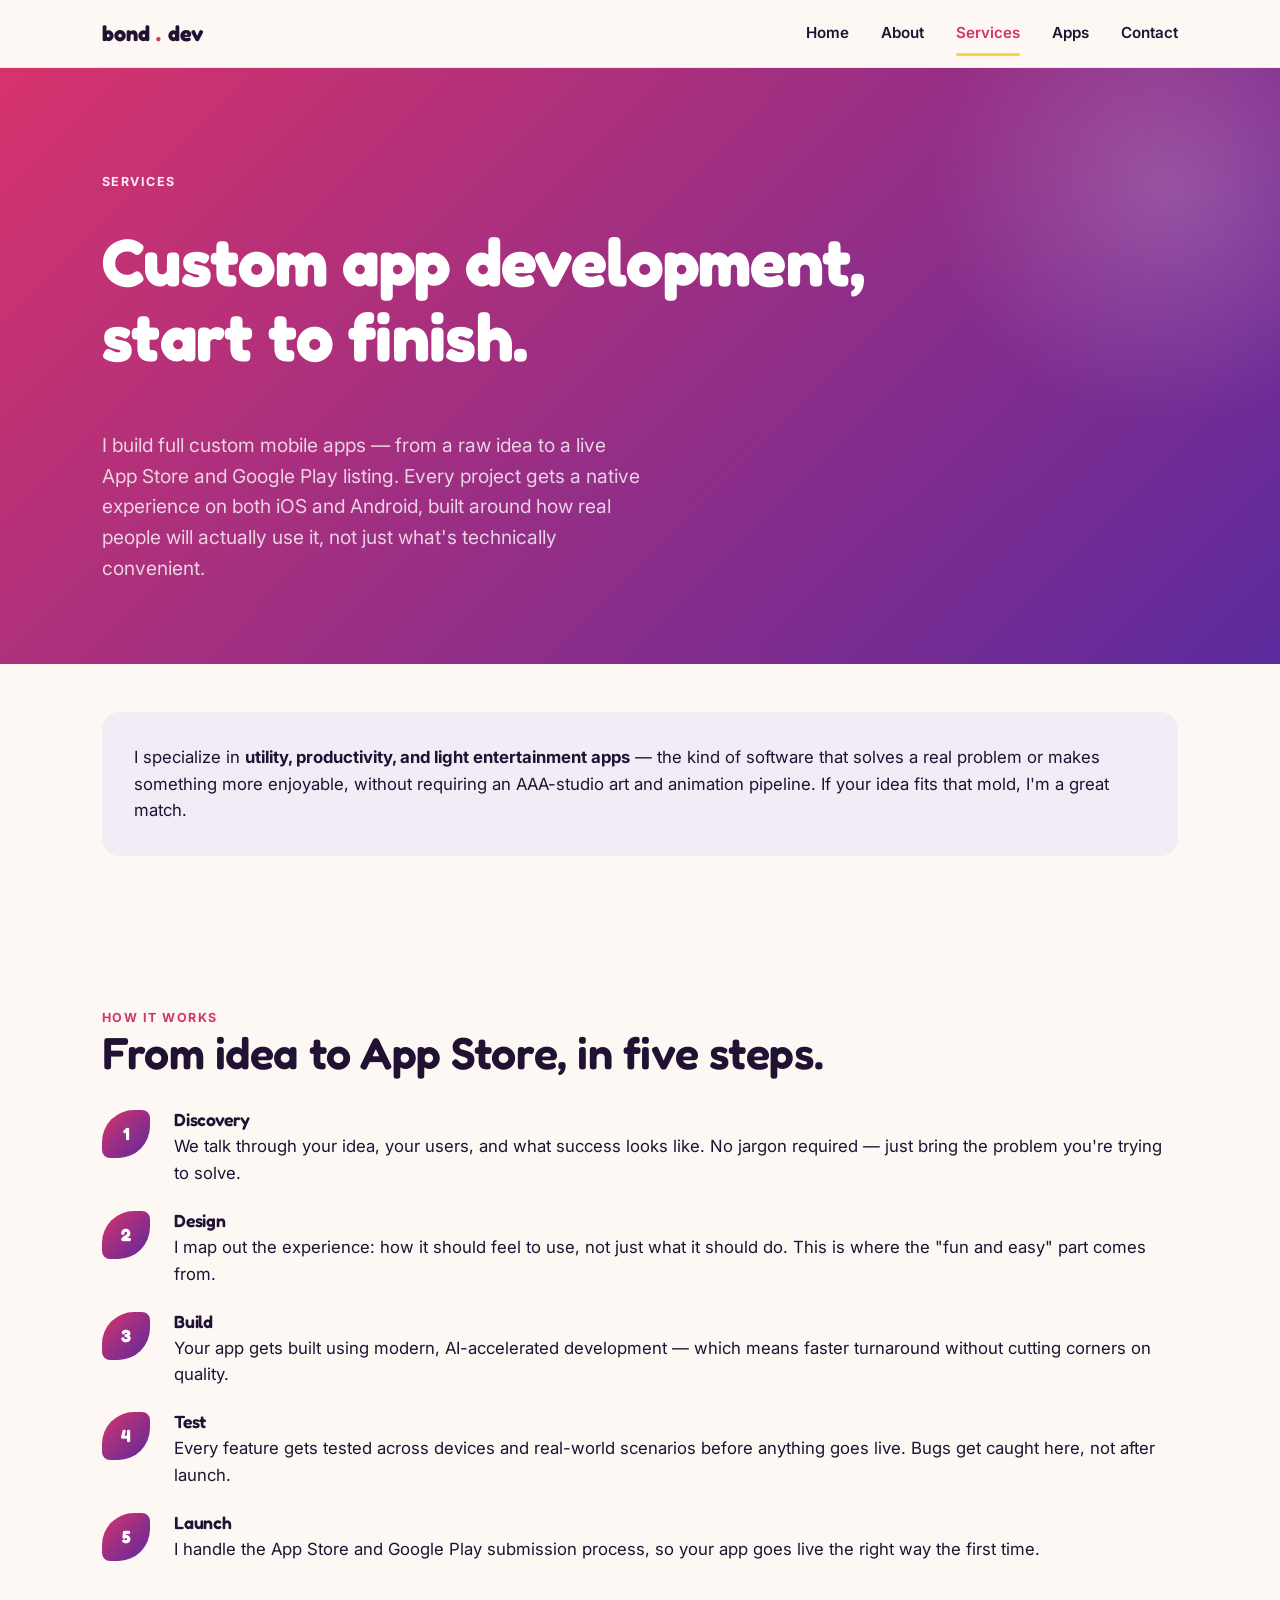
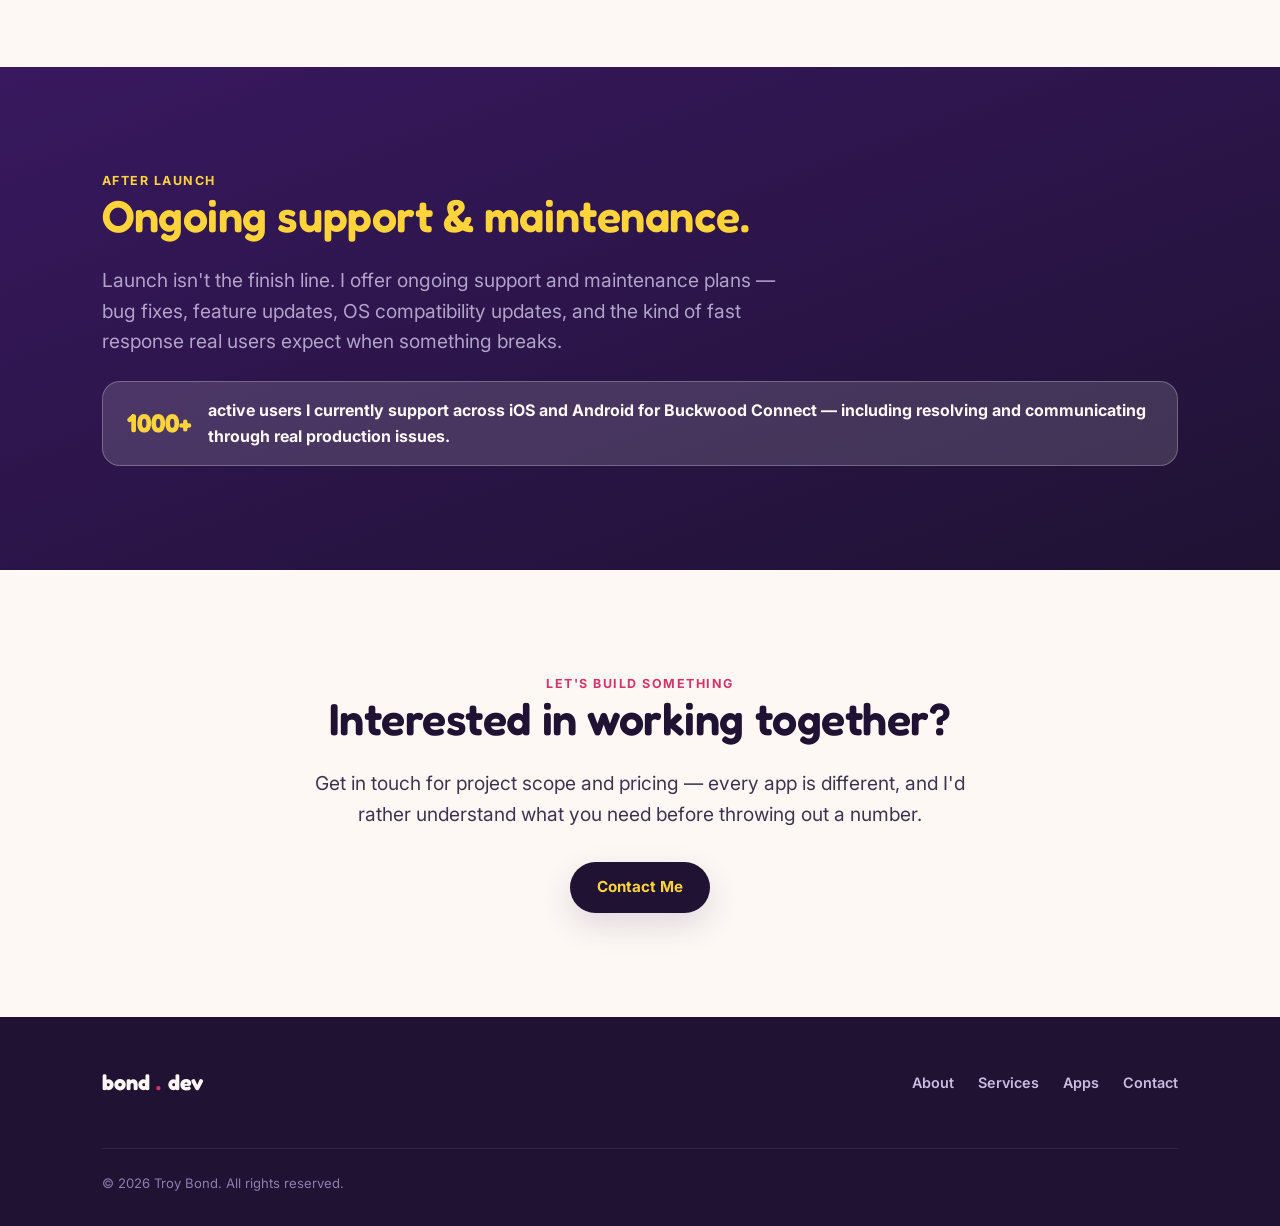
<file: services.html>
<!DOCTYPE html>
<html lang="en">
<head>
<meta charset="UTF-8">
<meta name="viewport" content="width=device-width, initial-scale=1.0">
<title>Services — Bond.dev</title>
<meta name="description" content="Custom app development from idea to App Store, native on iOS and Android. Contact Bond.dev for freelance project scope and pricing.">
<link rel="stylesheet" href="css/style.css">
</head>
<body>

<nav class="site-nav">
  <div class="wrap">
    <a href="index.html" class="brand">bond<span class="dot">.</span>dev</a>
    <button class="nav-toggle" aria-label="Toggle menu">☰</button>
    <div class="nav-links">
      <a href="index.html">Home</a>
      <a href="about.html">About</a>
      <a href="services.html" class="active">Services</a>
      <a href="apps.html">Apps</a>
      <a href="contact.html">Contact</a>
    </div>
  </div>
</nav>

<header class="hero on-brand" style="padding-bottom: 3rem;">
  <div class="wrap">
    <p class="eyebrow">Services</p>
    <h1>Custom app development,<br>start to finish.</h1>
    <p class="lede max-w-text">I build full custom mobile apps — from a raw idea to a live App Store and Google Play listing. Every project gets a native experience on both iOS and Android, built around how real people will actually use it, not just what's technically convenient.</p>
  </div>
</header>

<section class="section section--tight">
  <div class="wrap">
    <div class="card" style="background: var(--cream-dim); box-shadow: none;">
      <p style="font-size: 1.05rem;">I specialize in <strong>utility, productivity, and light entertainment apps</strong> — the kind of software that solves a real problem or makes something more enjoyable, without requiring an AAA-studio art and animation pipeline. If your idea fits that mold, I'm a great match.</p>
    </div>
  </div>
</section>

<section class="section">
  <div class="wrap">
    <p class="eyebrow">How It Works</p>
    <h2 class="mb-2">From idea to App Store, in five steps.</h2>

    <div class="process-list">
      <div class="process-step">
        <div class="process-num">1</div>
        <div>
          <h4>Discovery</h4>
          <p>We talk through your idea, your users, and what success looks like. No jargon required — just bring the problem you're trying to solve.</p>
        </div>
      </div>
      <div class="process-step">
        <div class="process-num">2</div>
        <div>
          <h4>Design</h4>
          <p>I map out the experience: how it should feel to use, not just what it should do. This is where the "fun and easy" part comes from.</p>
        </div>
      </div>
      <div class="process-step">
        <div class="process-num">3</div>
        <div>
          <h4>Build</h4>
          <p>Your app gets built using modern, AI-accelerated development — which means faster turnaround without cutting corners on quality.</p>
        </div>
      </div>
      <div class="process-step">
        <div class="process-num">4</div>
        <div>
          <h4>Test</h4>
          <p>Every feature gets tested across devices and real-world scenarios before anything goes live. Bugs get caught here, not after launch.</p>
        </div>
      </div>
      <div class="process-step">
        <div class="process-num">5</div>
        <div>
          <h4>Launch</h4>
          <p>I handle the App Store and Google Play submission process, so your app goes live the right way the first time.</p>
        </div>
      </div>
    </div>
  </div>
</section>

<section class="section on-dark">
  <div class="wrap">
    <p class="eyebrow">After Launch</p>
    <h2 class="mb-3">Ongoing support &amp; maintenance.</h2>
    <p class="lede max-w-text">Launch isn't the finish line. I offer ongoing support and maintenance plans — bug fixes, feature updates, OS compatibility updates, and the kind of fast response real users expect when something breaks.</p>
    <div class="stat-callout mt-3">
      <span class="num">1000+</span>
      <span>active users I currently support across iOS and Android for Buckwood Connect — including resolving and communicating through real production issues.</span>
    </div>
  </div>
</section>

<section class="section">
  <div class="wrap center">
    <p class="eyebrow">Let's Build Something</p>
    <h2 class="mb-3">Interested in working together?</h2>
    <p class="lede max-w-text" style="margin: 0 auto 2rem;">Get in touch for project scope and pricing — every app is different, and I'd rather understand what you need before throwing out a number.</p>
    <a href="contact.html" class="btn btn--primary">Contact Me</a>
  </div>
</section>

<footer class="site-footer">
  <div class="wrap">
    <a href="index.html" class="brand">bond<span class="dot">.</span>dev</a>
    <div class="footer-links">
      <a href="about.html">About</a>
      <a href="services.html">Services</a>
      <a href="apps.html">Apps</a>
      <a href="contact.html">Contact</a>
    </div>
    <p class="footer-fine">© 2026 Troy Bond. All rights reserved.</p>
  </div>
</footer>

<script src="js/main.js"></script>
</body>
</html>
</file>
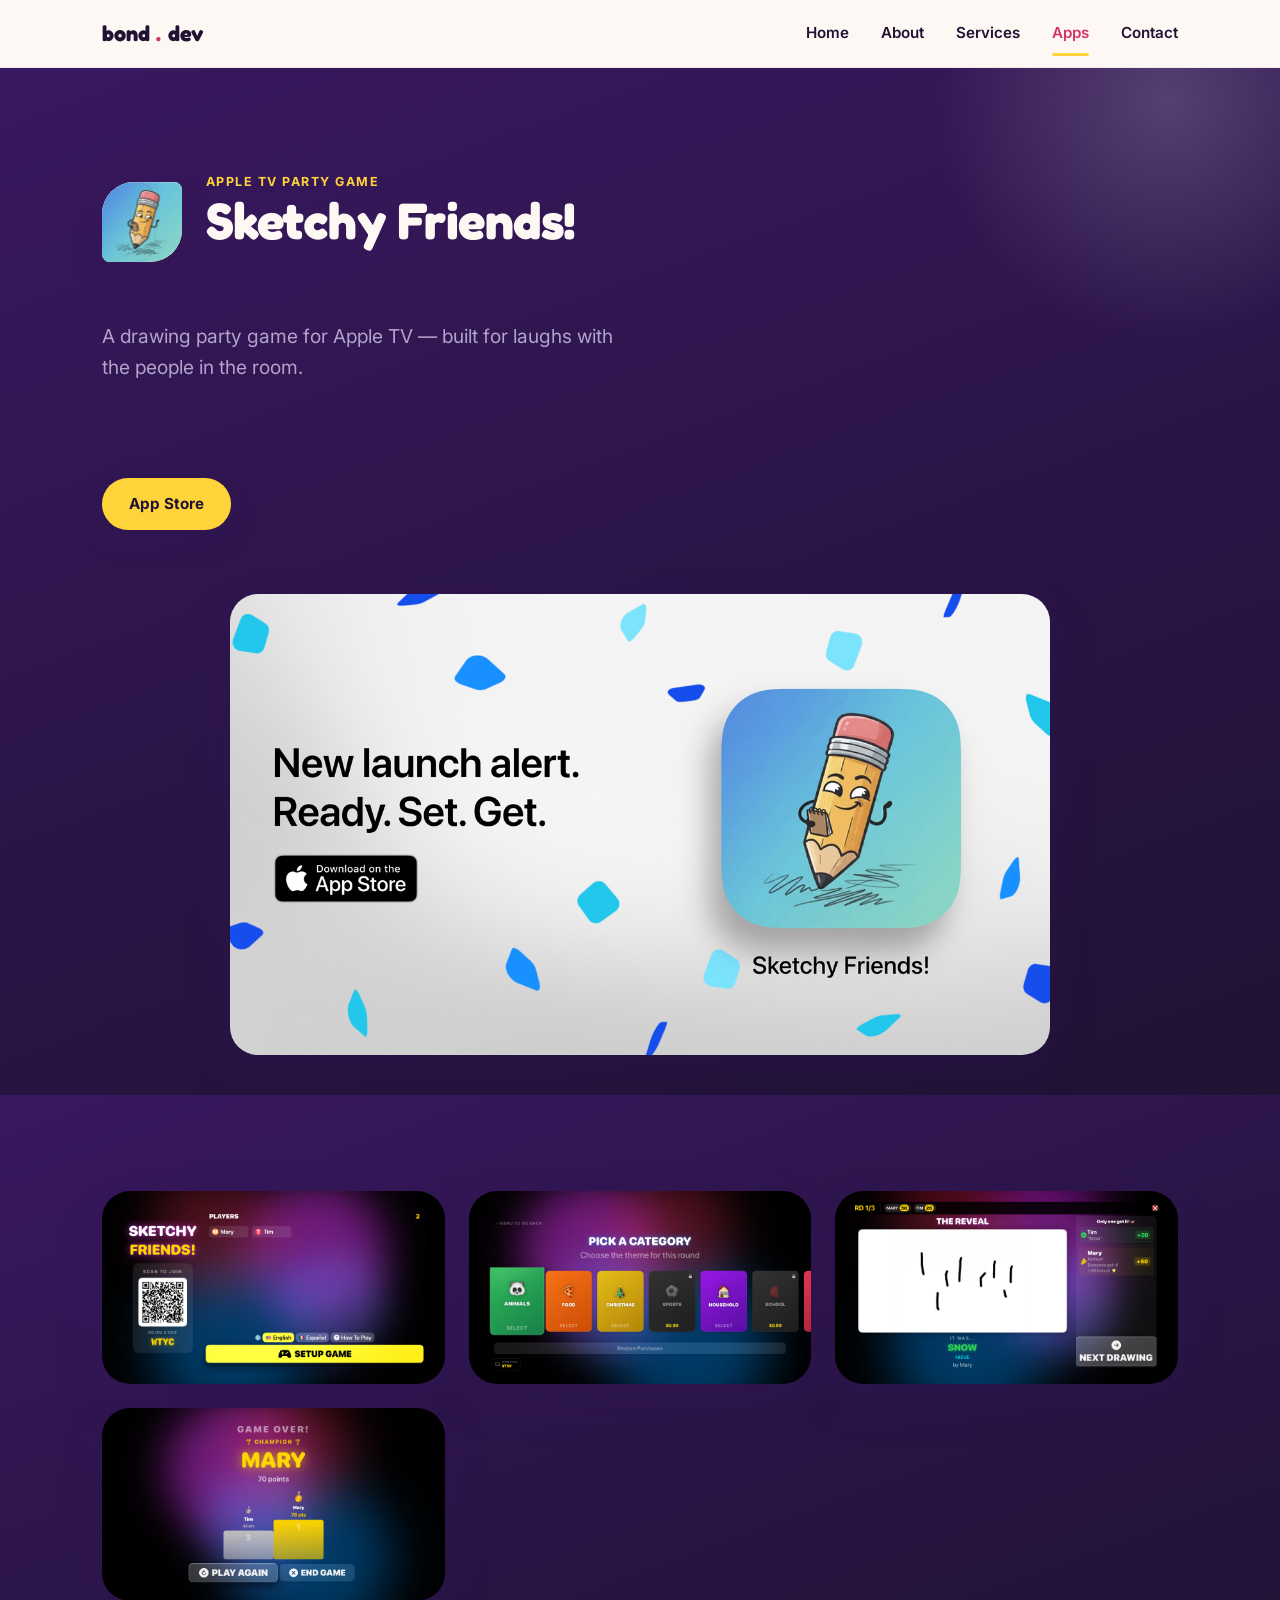
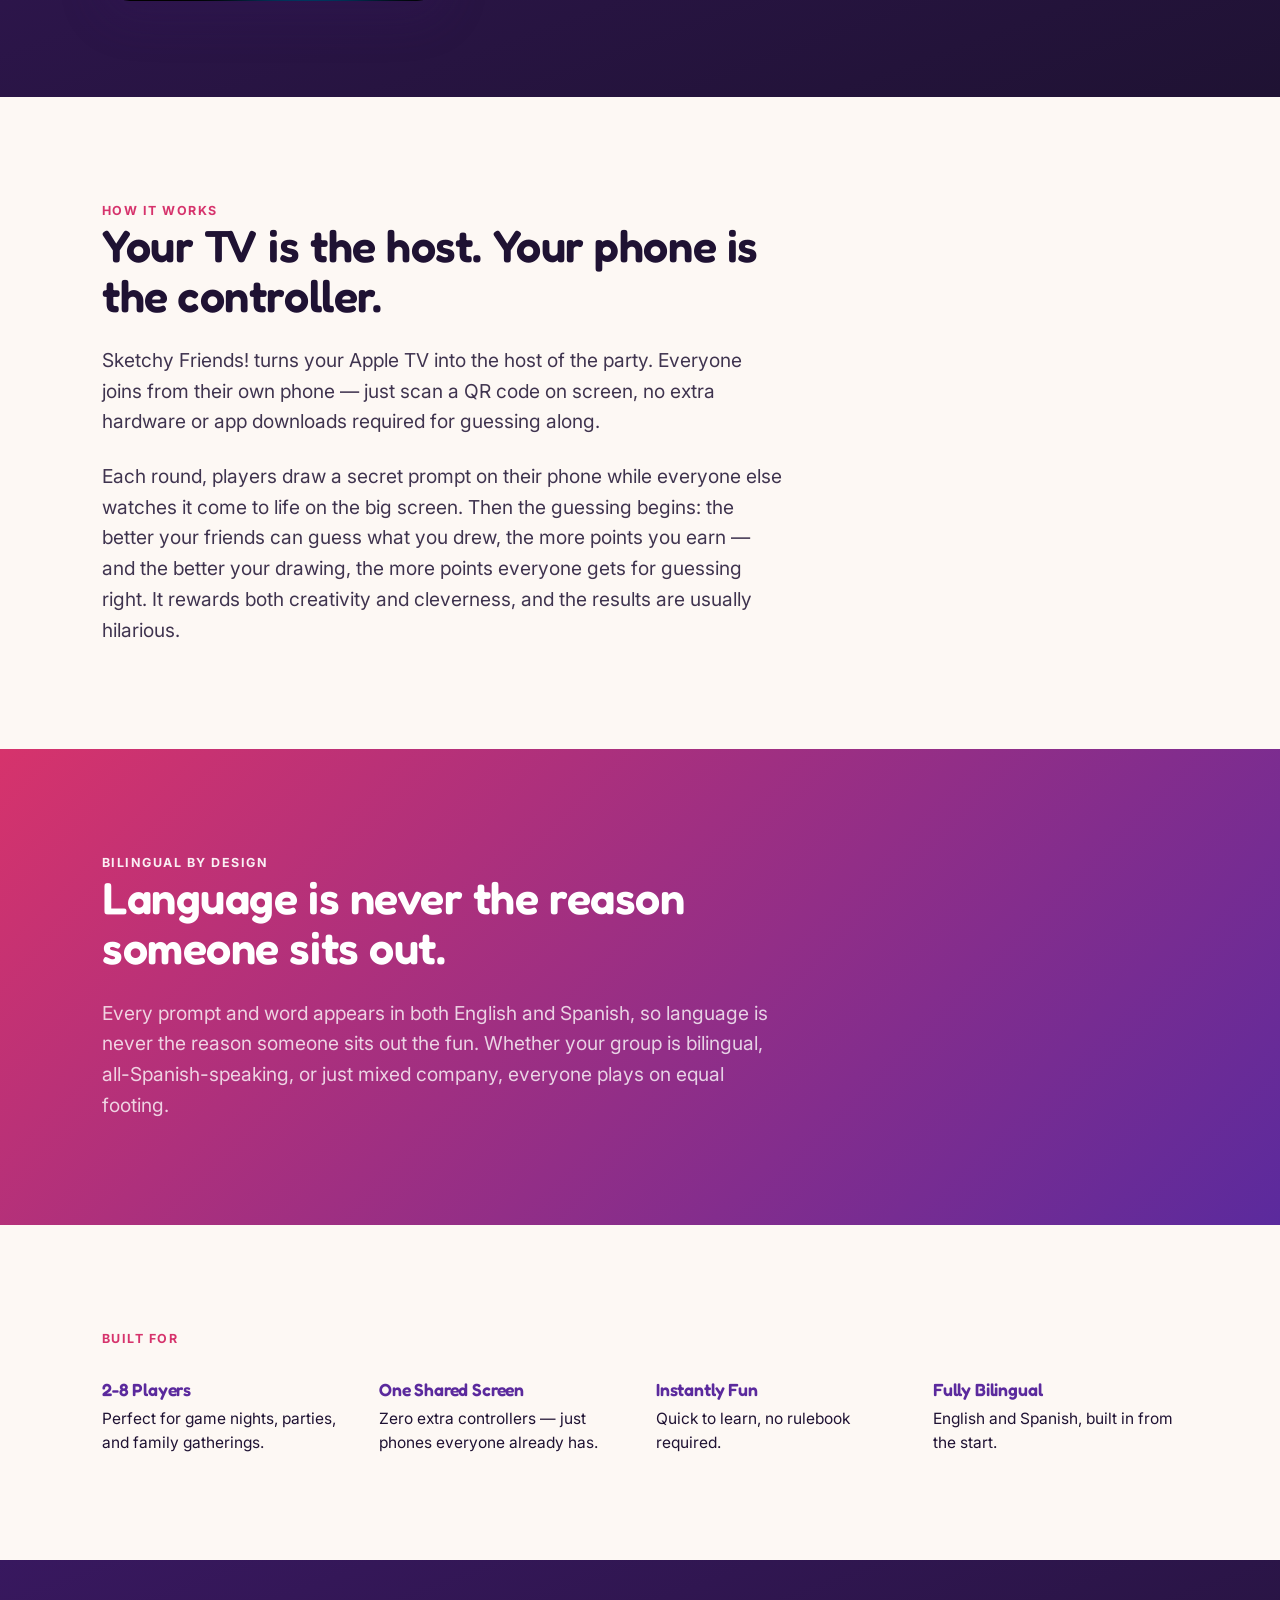
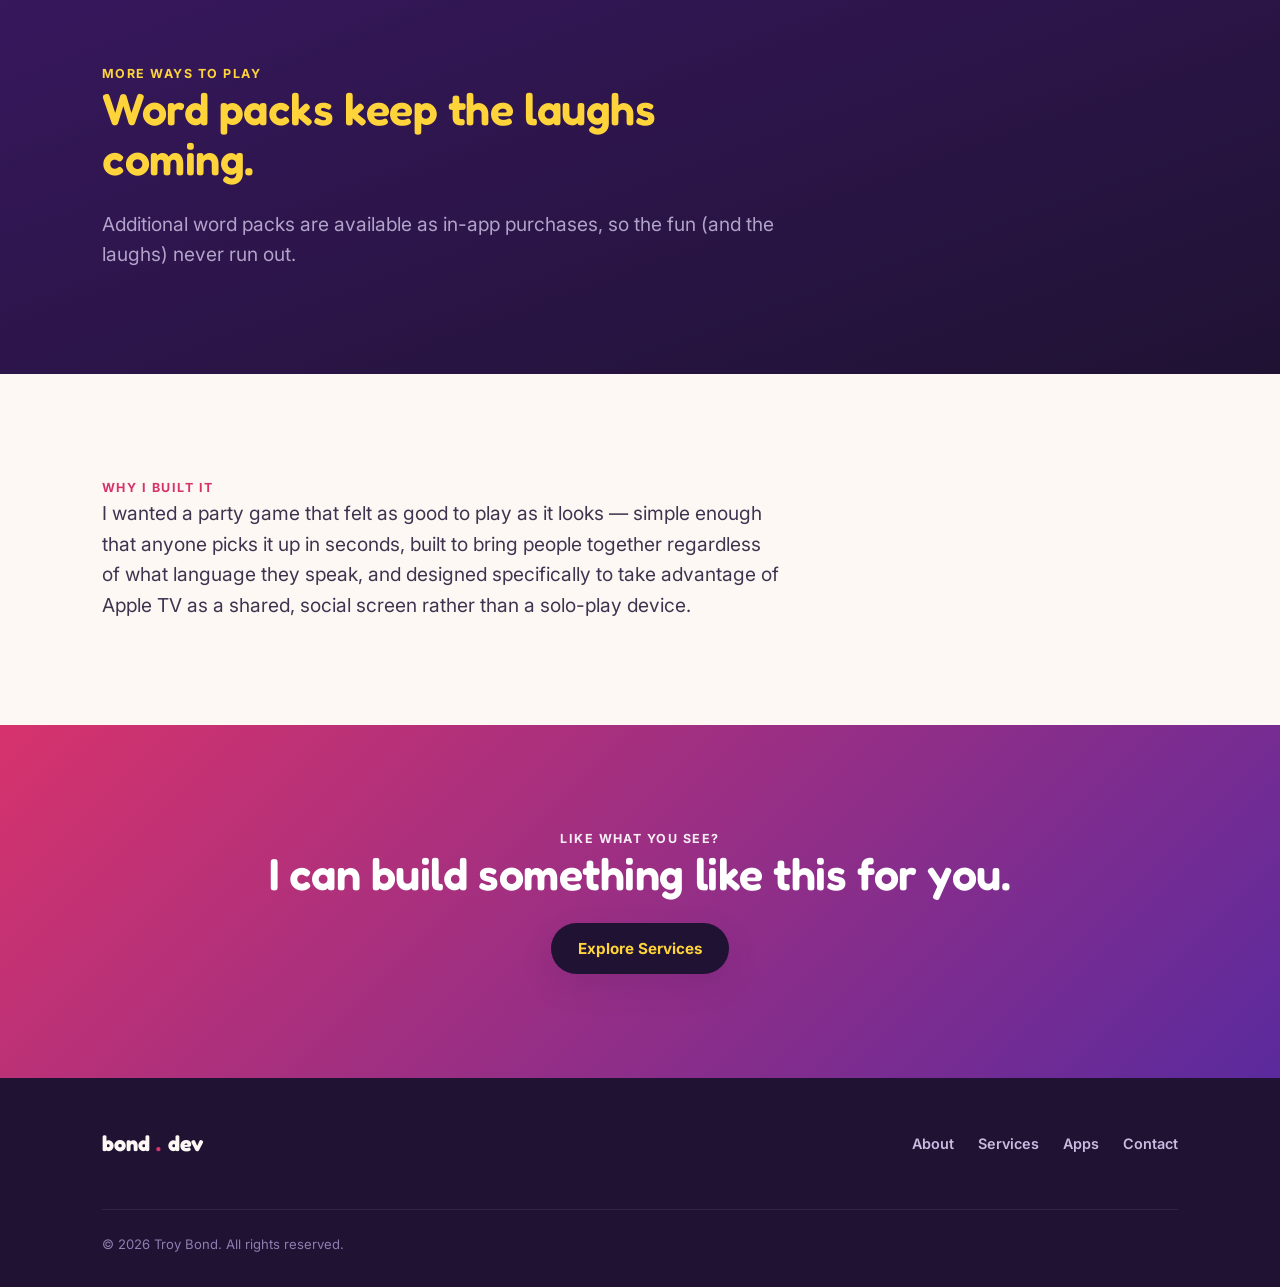
<file: sketchy-friends.html>
<!DOCTYPE html>
<html lang="en">
<head>
<meta charset="UTF-8">
<meta name="viewport" content="width=device-width, initial-scale=1.0">
<title>Sketchy Friends! — Bond.dev</title>
<meta name="description" content="A bilingual drawing party game for Apple TV. 2-8 players, phone-as-controller, English and Spanish built in.">
<link rel="stylesheet" href="css/style.css">
</head>
<body class="on-dark-page">

<nav class="site-nav">
  <div class="wrap">
    <a href="index.html" class="brand">bond<span class="dot">.</span>dev</a>
    <button class="nav-toggle" aria-label="Toggle menu">☰</button>
    <div class="nav-links">
      <a href="index.html">Home</a>
      <a href="about.html">About</a>
      <a href="services.html">Services</a>
      <a href="apps.html" class="active">Apps</a>
      <a href="contact.html">Contact</a>
    </div>
  </div>
</nav>

<header class="hero on-dark" style="padding-bottom: 2.5rem;">
  <div class="wrap">
    <div class="app-header">
      <div class="stamp stamp--app"><img src="images/sf-icon.png" alt="Sketchy Friends! icon"></div>
      <div>
        <p class="eyebrow">Apple TV Party Game</p>
        <h1 style="font-size: clamp(2rem, 4.5vw, 3.2rem);">Sketchy Friends!</h1>
      </div>
    </div>
    <p class="lede max-w-text">A drawing party game for Apple TV — built for laughs with the people in the room.</p>

    <div class="hero-actions mt-4">
      <a href="https://apple.co/4voeGvu" class="btn btn--accent" target="_blank" rel="noopener">App Store</a>
    </div>
    <img class="app-banner-img" src="images/sf-banner.png" alt="Sketchy Friends! app banner">
  </div>
</header>

<section class="section--tight on-dark">
  <div class="wrap">
    <div class="shot-row shot-row--landscape">
      <img class="shot-img" src="images/sf-screenshot-1.png" alt="Sketchy Friends! lobby screen">
      <img class="shot-img" src="images/sf-screenshot-2.png" alt="Sketchy Friends! pick a category">
      <img class="shot-img" src="images/sf-screenshot-3.png" alt="Sketchy Friends! the reveal">
      <img class="shot-img" src="images/sf-screenshot-4.png" alt="Sketchy Friends! game over screen">
    </div>
  </div>
</section>

<section class="section">
  <div class="wrap">
    <p class="eyebrow">How It Works</p>
    <h2 class="mb-3 max-w-text">Your TV is the host. Your phone is the controller.</h2>
    <p class="lede max-w-text mb-3">Sketchy Friends! turns your Apple TV into the host of the party. Everyone joins from their own phone — just scan a QR code on screen, no extra hardware or app downloads required for guessing along.</p>
    <p class="lede max-w-text">Each round, players draw a secret prompt on their phone while everyone else watches it come to life on the big screen. Then the guessing begins: the better your friends can guess what you drew, the more points you earn — and the better your drawing, the more points everyone gets for guessing right. It rewards both creativity and cleverness, and the results are usually hilarious.</p>
  </div>
</section>

<section class="section on-brand">
  <div class="wrap">
    <p class="eyebrow">Bilingual by Design</p>
    <h2 class="mb-3 max-w-text">Language is never the reason someone sits out.</h2>
    <p class="lede max-w-text">Every prompt and word appears in both English and Spanish, so language is never the reason someone sits out the fun. Whether your group is bilingual, all-Spanish-speaking, or just mixed company, everyone plays on equal footing.</p>
  </div>
</section>

<section class="section">
  <div class="wrap">
    <p class="eyebrow">Built For</p>
    <div class="feature-grid">
      <div class="feature">
        <h4>2-8 Players</h4>
        <p>Perfect for game nights, parties, and family gatherings.</p>
      </div>
      <div class="feature">
        <h4>One Shared Screen</h4>
        <p>Zero extra controllers — just phones everyone already has.</p>
      </div>
      <div class="feature">
        <h4>Instantly Fun</h4>
        <p>Quick to learn, no rulebook required.</p>
      </div>
      <div class="feature">
        <h4>Fully Bilingual</h4>
        <p>English and Spanish, built in from the start.</p>
      </div>
    </div>
  </div>
</section>

<section class="section on-dark">
  <div class="wrap">
    <p class="eyebrow">More Ways to Play</p>
    <h2 class="mb-3 max-w-text">Word packs keep the laughs coming.</h2>
    <p class="lede max-w-text">Additional word packs are available as in-app purchases, so the fun (and the laughs) never run out.</p>
  </div>
</section>

<section class="section">
  <div class="wrap">
    <p class="eyebrow">Why I Built It</p>
    <p class="lede max-w-text">I wanted a party game that felt as good to play as it looks — simple enough that anyone picks it up in seconds, built to bring people together regardless of what language they speak, and designed specifically to take advantage of Apple TV as a shared, social screen rather than a solo-play device.</p>
  </div>
</section>

<section class="section on-brand">
  <div class="wrap center">
    <p class="eyebrow">Like What You See?</p>
    <h2 class="mb-3">I can build something like this for you.</h2>
    <a href="services.html" class="btn btn--primary">Explore Services</a>
  </div>
</section>

<footer class="site-footer">
  <div class="wrap">
    <a href="index.html" class="brand">bond<span class="dot">.</span>dev</a>
    <div class="footer-links">
      <a href="about.html">About</a>
      <a href="services.html">Services</a>
      <a href="apps.html">Apps</a>
      <a href="contact.html">Contact</a>
    </div>
    <p class="footer-fine">© 2026 Troy Bond. All rights reserved.</p>
  </div>
</footer>

<script src="js/main.js"></script>
</body>
</html>
</file>
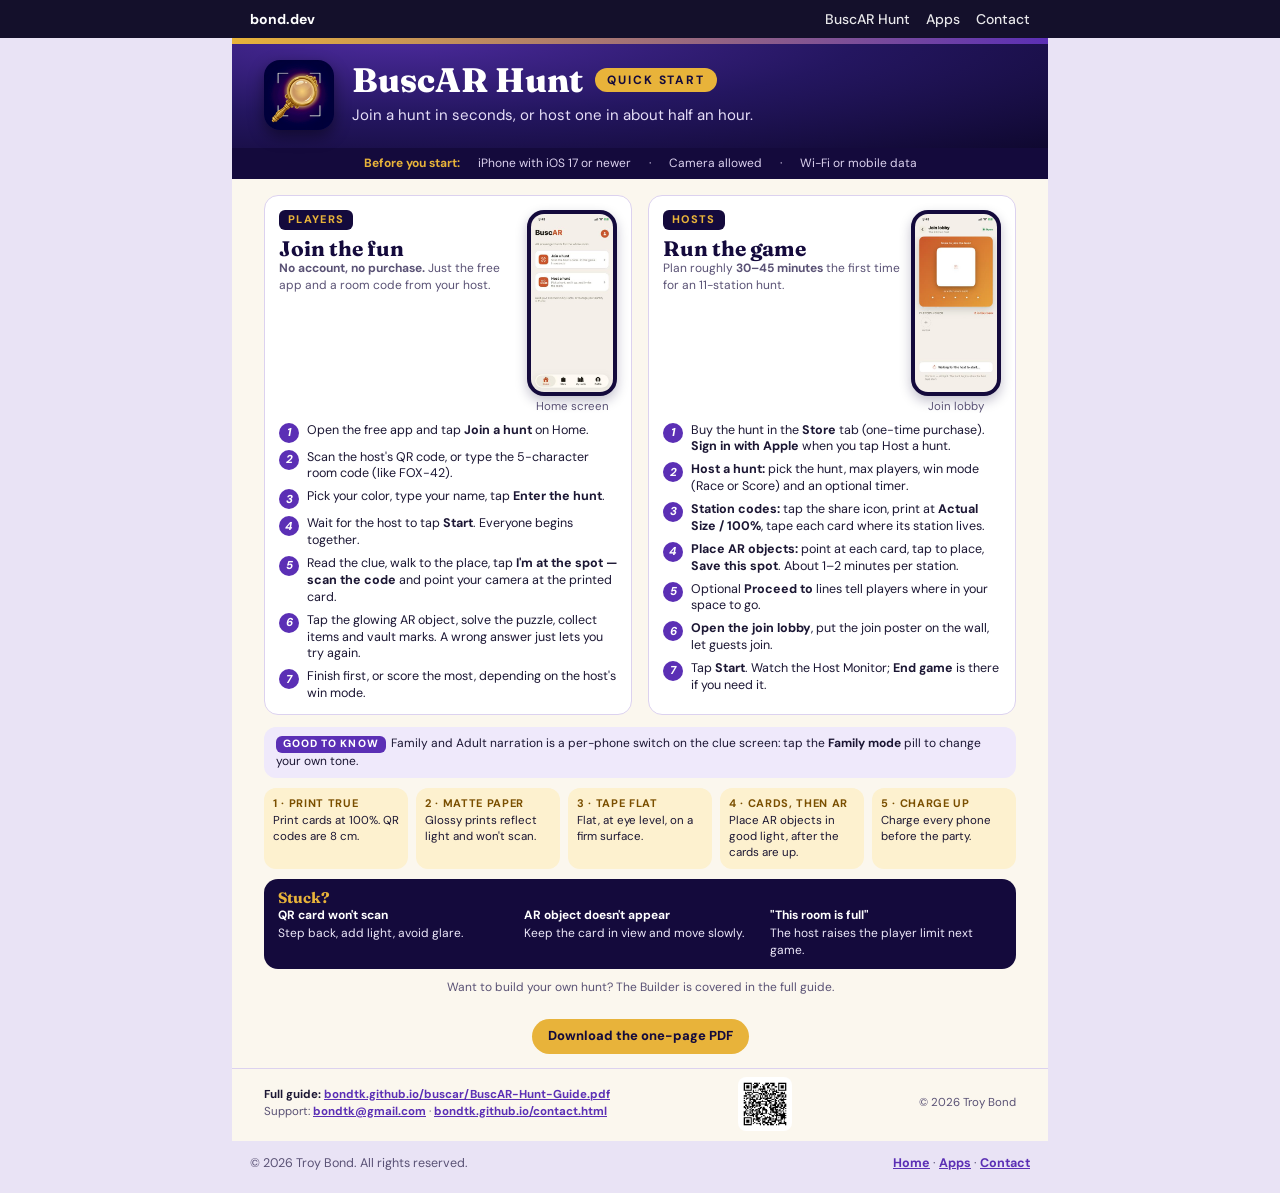
<file: buscar/quickstart.html>
<!doctype html>
<html lang="en" class="web">
<head>
<meta charset="utf-8">
<meta name="viewport" content="width=device-width, initial-scale=1">
<title>BuscAR Hunt Quick Start</title>
<meta name="description" content="Join a BuscAR Hunt in seconds, or host one in about half an hour. A one-page quick start for players and hosts.">
<link rel="preconnect" href="https://fonts.googleapis.com"><link rel="preconnect" href="https://fonts.gstatic.com" crossorigin>
<link rel="stylesheet" href="https://fonts.googleapis.com/css2?family=Fraunces:opsz,wght@9..144,700;9..144,800&family=DM+Sans:wght@400;500;700&display=swap">
<style>
:root{--navy:#140A3C;--navy2:#241660;--purple:#5B2FB5;--lav:#EFE9FB;--line:#DCD2EF;--gold:#E8B33A;--goldlt:#FDF1CF;--cream:#FBF7EE;--ink:#1B1633;--sub:#5A5275;--red:#B3261E;--redlt:#FCE9E7}
*{box-sizing:border-box}
html{-webkit-text-size-adjust:100%}
body{margin:0;background:#E9E3F5;color:var(--ink);font:13px/1.45 'DM Sans',system-ui,sans-serif}
.sheet{max-width:816px;margin:0 auto;background:var(--cream);position:relative;overflow:hidden}
.sheet *{margin:0}
.hd{background:radial-gradient(ellipse at 20% 0%,#4B2A9B 0%,#241660 50%,#0F0830 100%);color:#fff;padding:22px 32px 18px;display:flex;gap:18px;align-items:center;position:relative}
.hd:before{content:"";position:absolute;left:0;top:0;right:0;height:6px;background:linear-gradient(90deg,#E8B33A,#5B2FB5)}
.hd img{width:70px;height:70px;border-radius:16px;box-shadow:0 6px 16px rgba(0,0,0,.45);flex:none}
.hd h1{font:800 34px/1 'Fraunces',Georgia,serif;color:#fff;display:flex;align-items:center;gap:12px;flex-wrap:wrap}
.hd .qs{font:700 12px 'DM Sans';letter-spacing:.16em;text-transform:uppercase;background:var(--gold);color:var(--navy);border-radius:999px;padding:4px 12px}
.hd p{margin-top:8px;font-size:15px;color:#E6DEF8}
.pre{display:flex;flex-wrap:wrap;gap:6px 18px;justify-content:center;background:var(--navy);color:#DCD2EF;font-size:12px;padding:7px 20px}
.pre b{color:var(--gold)}
.main{padding:16px 32px 0}
.cols{display:grid;grid-template-columns:1fr 1fr;gap:16px}
.col{background:#fff;border:1px solid var(--line);border-radius:14px;padding:14px 14px 12px}
.top{display:flex;gap:10px;justify-content:space-between;align-items:flex-start;margin-bottom:8px}
.top .t{flex:1;min-width:0}
.sec{display:inline-block;background:var(--navy);color:var(--gold);font-size:11px;font-weight:800;letter-spacing:.12em;text-transform:uppercase;border-radius:6px;padding:2px 9px;margin-bottom:6px}
h2{font:700 21px/1.15 'Fraunces',Georgia,serif;color:var(--navy);margin-bottom:5px}
.top .t p{font-size:12px;color:var(--sub);line-height:1.4}
.ph{width:90px;flex:none;border:4px solid var(--navy);border-radius:17px;background:var(--navy);box-shadow:0 5px 12px rgba(20,10,60,.25)}
.ph img{display:block;width:100%;height:auto;border-radius:13px;aspect-ratio:300/649;object-fit:cover;object-position:top}
.ph-wrap{width:90px;flex:none;text-align:center}
.cap{font-size:11.5px;color:var(--sub);margin-top:4px;line-height:1.2}
ol{list-style:none;padding:0;display:flex;flex-direction:column;gap:6px}
li{display:flex;gap:8px;align-items:flex-start;font-size:12.5px;line-height:1.35}
.n{flex:none;width:20px;height:20px;border-radius:50%;background:var(--purple);color:#fff;font-weight:800;font-size:11.5px;display:flex;align-items:center;justify-content:center;margin-top:1px}
li span{flex:1}
.note{margin-top:8px;font-size:12px;color:var(--sub)}
.row2{margin-top:12px;display:flex;flex-direction:column;gap:10px}
.box{border-radius:12px;padding:8px 12px;font-size:12px;line-height:1.4}
.box b.l{display:inline-block;font-size:10.5px;letter-spacing:.1em;text-transform:uppercase;border-radius:6px;padding:1px 7px;margin-right:5px;font-weight:800}
.note-b{background:var(--lav)}.note-b b.l{background:var(--purple);color:#fff}
.tips{display:grid;grid-template-columns:repeat(5,1fr);gap:8px}
.tips .box{background:var(--goldlt);padding:8px 9px;font-size:11.5px}
.tips .box b{display:block;font-size:11px;letter-spacing:.06em;text-transform:uppercase;color:#7A4F00;margin-bottom:2px}
h3{font:700 15px/1.2 'Fraunces',Georgia,serif;color:var(--navy);margin-bottom:5px}
.stuck{background:var(--navy);color:#EDE8FA;border-radius:14px;padding:10px 14px}
.stuck h3{color:var(--gold)}
.stuck .g{display:grid;grid-template-columns:repeat(3,1fr);gap:14px;font-size:12px}
.stuck .g b{color:#fff;display:block}
.line{font-size:12px;color:var(--sub);text-align:center}
.ft{margin-top:10px;padding:8px 32px 10px;border-top:1px solid var(--line);display:flex;gap:16px;justify-content:space-between;align-items:center;font-size:11.5px;color:var(--sub)}
.ft b{color:var(--ink)}
.ft a{color:var(--purple);font-weight:700}
.ft .qr{width:54px;height:54px;border-radius:8px;flex:none}
.dl{display:inline-block;margin-top:10px;background:var(--gold);color:var(--navy)!important;font-weight:800;text-decoration:none;border-radius:999px;padding:8px 16px}
.dlwrap{text-align:center;padding:12px 20px 4px}
.sheet a{color:var(--purple)}

.snav{background:#14102B;color:#fff;font:14px/1 'DM Sans',system-ui,sans-serif}
.snav .in{max-width:816px;margin:0 auto;padding:12px 18px;display:flex;justify-content:space-between;align-items:center;gap:12px;flex-wrap:wrap}
.snav a{color:#fff;text-decoration:none;font-weight:700}.snav .links a{margin-left:16px;font-weight:500;opacity:.9}.snav a:hover{text-decoration:underline}
.sfoot{max-width:816px;margin:0 auto;padding:14px 18px 22px;font:12.5px 'DM Sans',system-ui,sans-serif;color:#5A5275;display:flex;justify-content:space-between;gap:12px;flex-wrap:wrap}
.sfoot a{color:var(--purple);font-weight:700}
html.print .snav,html.print .sfoot{display:none}
/* mobile */
@media (max-width:640px){
 .hd{padding:20px 18px 16px;gap:12px}.hd h1{font-size:28px}.hd img{width:56px;height:56px}
 .main{padding:14px 14px 0}.cols{grid-template-columns:minmax(0,1fr)}.col{min-width:0}.hd>div{min-width:0}
 .tips{grid-template-columns:repeat(2,minmax(0,1fr))}.stuck .g{grid-template-columns:1fr;gap:8px}
 li{font-size:14px}.n{width:22px;height:22px}.top .t p,.note,.box,.tips .box,.stuck .g{font-size:13.5px}
 .ph,.ph-wrap{width:104px}.ft{flex-direction:column;align-items:flex-start;padding:12px 18px 18px}
 .pre{font-size:13px}
}
/* print-fixed (PDF) */
@page{size:816px 1056px;margin:0}
html.print body{background:#fff}
html.print .sheet{width:816px;height:1056px;max-width:none}
html.print .dlwrap{display:none}
html.print .ft{position:absolute;left:0;right:0;bottom:0}
</style>
</head>
<body>
<nav class="snav" aria-label="Site"><div class="in"><a href="../index.html">bond.dev</a><span class="links"><a href="../buscar-hunt.html">BuscAR Hunt</a><a href="../apps.html">Apps</a><a href="../contact.html">Contact</a></span></div></nav>
<div class="sheet">
<header class="hd">
<img src="images/icon.png" alt="BuscAR Hunt app icon" width="70" height="70">
<div><h1>BuscAR Hunt <span class="qs">Quick Start</span></h1>
<p>Join a hunt in seconds, or host one in about half an hour.</p></div>
</header>
<div class="pre"><span><b>Before you start:</b></span><span>iPhone with iOS 17 or newer</span><span>·</span><span>Camera allowed</span><span>·</span><span>Wi-Fi or mobile data</span></div>
<div class="main">
<div class="cols">
<section class="col" aria-labelledby="pl">
<div class="top"><div class="t"><span class="sec">Players</span><h2 id="pl">Join the fun</h2><p><b>No account, no purchase.</b> Just the free app and a room code from your host.</p></div>
<div class="ph-wrap"><div class="ph"><img src="images/player.jpg" alt="The BuscAR Hunt Home screen with Join a hunt" width="300" height="649"></div><div class="cap">Home screen</div></div></div>
<ol>
<li><i class="n">1</i><span>Open the free app and tap <b>Join a hunt</b> on Home.</span></li>
<li><i class="n">2</i><span>Scan the host's QR code, or type the 5-character room code (like FOX-42).</span></li>
<li><i class="n">3</i><span>Pick your color, type your name, tap <b>Enter the hunt</b>.</span></li>
<li><i class="n">4</i><span>Wait for the host to tap <b>Start</b>. Everyone begins together.</span></li>
<li><i class="n">5</i><span>Read the clue, walk to the place, tap <b>I'm at the spot — scan the code</b> and point your camera at the printed card.</span></li>
<li><i class="n">6</i><span>Tap the glowing AR object, solve the puzzle, collect items and vault marks. A wrong answer just lets you try again.</span></li>
<li><i class="n">7</i><span>Finish first, or score the most, depending on the host's win mode.</span></li>
</ol>
</section>
<section class="col" aria-labelledby="ho">
<div class="top"><div class="t"><span class="sec">Hosts</span><h2 id="ho">Run the game</h2><p>Plan roughly <b>30–45 minutes</b> the first time for an 11-station hunt.</p></div>
<div class="ph-wrap"><div class="ph"><img src="images/host.jpg" alt="The join lobby screen" width="300" height="649"></div><div class="cap">Join lobby</div></div></div>
<ol>
<li><i class="n">1</i><span>Buy the hunt in the <b>Store</b> tab (one-time purchase). <b>Sign in with Apple</b> when you tap Host a hunt.</span></li>
<li><i class="n">2</i><span><b>Host a hunt:</b> pick the hunt, max players, win mode (Race or Score) and an optional timer.</span></li>
<li><i class="n">3</i><span><b>Station codes:</b> tap the share icon, print at <b>Actual Size / 100%</b>, tape each card where its station lives.</span></li>
<li><i class="n">4</i><span><b>Place AR objects:</b> point at each card, tap to place, <b>Save this spot</b>. About 1–2 minutes per station.</span></li>
<li><i class="n">5</i><span>Optional <b>Proceed to</b> lines tell players where in your space to go.</span></li>
<li><i class="n">6</i><span><b>Open the join lobby</b>, put the join poster on the wall, let guests join.</span></li>
<li><i class="n">7</i><span>Tap <b>Start</b>. Watch the Host Monitor; <b>End game</b> is there if you need it.</span></li>
</ol>
</section>
</div>
<div class="row2">
<div class="box note-b"><b class="l">Good to know</b>Family and Adult narration is a per-phone switch on the clue screen: tap the <b>Family mode</b> pill to change your own tone.</div>
<div class="tips" role="list" aria-label="Top 5 host tips">
<div class="box" role="listitem"><b>1 · Print true</b>Print cards at 100%. QR codes are 8 cm.</div>
<div class="box" role="listitem"><b>2 · Matte paper</b>Glossy prints reflect light and won't scan.</div>
<div class="box" role="listitem"><b>3 · Tape flat</b>Flat, at eye level, on a firm surface.</div>
<div class="box" role="listitem"><b>4 · Cards, then AR</b>Place AR objects in good light, after the cards are up.</div>
<div class="box" role="listitem"><b>5 · Charge up</b>Charge every phone before the party.</div>
</div>
<div class="stuck"><h3>Stuck?</h3>
<div class="g">
<div><b>QR card won't scan</b>Step back, add light, avoid glare.</div>
<div><b>AR object doesn't appear</b>Keep the card in view and move slowly.</div>
<div><b>"This room is full"</b>The host raises the player limit next game.</div>
</div></div>
<p class="line">Want to build your own hunt? The Builder is covered in the full guide.</p>
</div>
<div class="dlwrap"><a class="dl" href="BuscAR-Hunt-Quick-Start.pdf" download>Download the one-page PDF</a></div>
</div>
<footer class="ft">
<div><b>Full guide:</b> <a href="https://bondtk.github.io/buscar/BuscAR-Hunt-Guide.pdf">bondtk.github.io/buscar/BuscAR-Hunt-Guide.pdf</a><br>Support: <a href="mailto:bondtk@gmail.com">bondtk@gmail.com</a> · <a href="https://bondtk.github.io/contact.html">bondtk.github.io/contact.html</a></div>
<img class="qr" src="images/guide-qr.png" alt="QR code to the full guide">
<div>© 2026 Troy Bond</div>
</footer>
</div>
<div class="sfoot"><span>© 2026 Troy Bond. All rights reserved.</span><span><a href="../index.html">Home</a> · <a href="../apps.html">Apps</a> · <a href="../contact.html">Contact</a></span></div>
</body>
</html>
</file>
<file: css/style.css>
/* ==========================================================================
   BOND.DEV — Design System
   Bold & Colorful · Magenta-Purple gradient · Yellow accent · Rounded type
   ========================================================================== */

@import url('https://fonts.googleapis.com/css2?family=Fredoka:wght@400;500;600;700&family=Inter:wght@400;500;600;700;800&display=swap');

:root {
  /* Color tokens */
  --magenta: #d6336c;
  --magenta-soft: #f06595;
  --purple: #5b2a9d;
  --purple-deep: #38185f;
  --ink: #1f1233;
  --ink-soft: #c9bce0;
  --ink-faint: #8d7eb0;
  --yellow: #ffd43b;
  --yellow-deep: #f5b800;
  --cream: #fdf8f4;
  --cream-dim: #f3ecf7;
  --white: #ffffff;

  /* Gradients */
  --grad-primary: linear-gradient(135deg, var(--magenta) 0%, var(--purple) 100%);
  --grad-primary-soft: linear-gradient(135deg, var(--magenta-soft) 0%, var(--purple) 100%);
  --grad-deep: linear-gradient(160deg, var(--purple-deep) 0%, var(--ink) 100%);

  /* Type */
  --font-display: 'Fredoka', sans-serif;
  --font-body: 'Inter', sans-serif;

  /* Spacing scale */
  --sp-1: 0.5rem;
  --sp-2: 1rem;
  --sp-3: 1.5rem;
  --sp-4: 2rem;
  --sp-5: 3rem;
  --sp-6: 4.5rem;
  --sp-7: 6.5rem;

  /* Shape */
  --radius-sm: 10px;
  --radius-md: 18px;
  --radius-lg: 28px;
  --radius-stamp: 32px 8px 32px 8px;

  /* Shadow */
  --shadow-card: 0 12px 32px rgba(56, 24, 95, 0.14);
  --shadow-lift: 0 18px 44px rgba(56, 24, 95, 0.22);
}

/* ---------- Reset ---------- */
* { margin: 0; padding: 0; box-sizing: border-box; }

html {
  scroll-behavior: smooth;
}

body {
  font-family: var(--font-body);
  background: var(--cream);
  color: var(--ink);
  line-height: 1.6;
  -webkit-font-smoothing: antialiased;
  overflow-x: hidden;
}

img { max-width: 100%; display: block; }
a { color: inherit; text-decoration: none; }
ul { list-style: none; }
button { font-family: inherit; cursor: pointer; border: none; background: none; }

@media (prefers-reduced-motion: reduce) {
  *, *::before, *::after {
    animation-duration: 0.001ms !important;
    animation-iteration-count: 1 !important;
    transition-duration: 0.001ms !important;
    scroll-behavior: auto !important;
  }
}

:focus-visible {
  outline: 3px solid var(--yellow);
  outline-offset: 3px;
  border-radius: 4px;
}

/* ---------- Typography ---------- */
h1, h2, h3, h4 {
  font-family: var(--font-display);
  font-weight: 600;
  line-height: 1.12;
  letter-spacing: -0.01em;
}

h1 { font-size: clamp(2.4rem, 5.5vw, 4.2rem); font-weight: 700; }
h2 { font-size: clamp(1.9rem, 3.6vw, 2.8rem); }
h3 { font-size: clamp(1.3rem, 2.2vw, 1.6rem); }
h4 { font-size: 1.1rem; font-weight: 600; }

p { font-size: 1.05rem; color: var(--ink); }
.lede { font-size: 1.2rem; color: var(--ink); opacity: 0.85; }

.eyebrow {
  font-family: var(--font-body);
  font-weight: 700;
  font-size: 0.78rem;
  letter-spacing: 0.12em;
  text-transform: uppercase;
  color: var(--magenta);
}

.on-dark .eyebrow { color: var(--yellow); }

/* ---------- Layout helpers ---------- */
.wrap {
  max-width: 1140px;
  margin: 0 auto;
  padding: 0 var(--sp-4);
}

.section {
  padding: var(--sp-7) 0;
}

.section--tight { padding: var(--sp-5) 0; }

.on-dark {
  background: var(--grad-deep);
  color: var(--cream);
}

.on-dark h1 { color: var(--cream); }
.on-dark h2, .on-dark h3 { color: var(--yellow); }
.on-dark h4 { color: var(--cream); }
.on-dark p { color: var(--ink-soft); }

.on-brand {
  background: var(--grad-primary);
  color: var(--white);
}
.on-brand h1, .on-brand h2, .on-brand h3 { color: var(--white); }
.on-brand p { color: rgba(255,255,255,0.92); }

/* ---------- Buttons ---------- */
.btn {
  display: inline-flex;
  align-items: center;
  gap: 0.5rem;
  font-family: var(--font-body);
  font-weight: 700;
  font-size: 0.95rem;
  padding: 0.85rem 1.7rem;
  border-radius: 999px;
  transition: transform 0.18s ease, box-shadow 0.18s ease;
}

.btn:hover { transform: translateY(-2px); }
.btn:active { transform: translateY(0); }

.btn--primary {
  background: var(--ink);
  color: var(--yellow);
  box-shadow: var(--shadow-card);
}
.btn--primary:hover { box-shadow: var(--shadow-lift); }

.btn--accent {
  background: var(--yellow);
  color: var(--ink);
  box-shadow: var(--shadow-card);
}
.btn--accent:hover { box-shadow: var(--shadow-lift); }

.btn--ghost {
  background: transparent;
  color: var(--ink);
  border: 2px solid var(--ink);
}
.on-dark .btn--ghost, .on-brand .btn--ghost {
  color: var(--cream);
  border-color: rgba(255,255,255,0.5);
}

.btn--pending {
  background: rgba(255,255,255,0.15);
  color: var(--cream);
  border: 2px dashed rgba(255,255,255,0.5);
  cursor: default;
}
.btn--pending:hover { transform: none; }

/* ---------- Nav ---------- */
.site-nav {
  position: sticky;
  top: 0;
  z-index: 100;
  background: rgba(253, 248, 244, 0.92);
  backdrop-filter: blur(10px);
  border-bottom: 1px solid rgba(91, 42, 157, 0.08);
}

.site-nav .wrap {
  display: flex;
  align-items: center;
  justify-content: space-between;
  padding-top: var(--sp-2);
  padding-bottom: var(--sp-2);
}

.brand {
  font-family: var(--font-display);
  font-size: 1.35rem;
  font-weight: 700;
  color: var(--ink);
  display: flex;
  align-items: center;
  gap: 0.4rem;
}

.brand .dot { color: var(--magenta); }

.nav-links {
  display: flex;
  gap: var(--sp-4);
  font-weight: 600;
  font-size: 0.95rem;
}

.nav-links a {
  position: relative;
  padding: 0.3rem 0;
  transition: color 0.15s ease;
}

.nav-links a:hover { color: var(--magenta); }

.nav-links a.active { color: var(--magenta); }
.nav-links a.active::after {
  content: '';
  position: absolute;
  left: 0; right: 0; bottom: -6px;
  height: 3px;
  background: var(--yellow);
  border-radius: 3px;
}

.nav-toggle {
  display: none;
  font-size: 1.6rem;
  color: var(--ink);
}

@media (max-width: 760px) {
  .nav-links {
    position: fixed;
    top: 64px;
    left: 0; right: 0;
    background: var(--cream);
    flex-direction: column;
    gap: 0;
    padding: var(--sp-2) var(--sp-4) var(--sp-4);
    transform: translateY(-110%);
    transition: transform 0.25s ease;
    box-shadow: var(--shadow-card);
  }
  .nav-links.open { transform: translateY(0); }
  .nav-links a { padding: 0.8rem 0; border-bottom: 1px solid rgba(91,42,157,0.08); }
  .nav-toggle { display: block; }
}

/* ---------- Footer ---------- */
.site-footer {
  background: var(--ink);
  color: var(--ink-soft);
  padding: var(--sp-5) 0 var(--sp-4);
}

.site-footer .wrap {
  display: flex;
  flex-wrap: wrap;
  justify-content: space-between;
  align-items: center;
  gap: var(--sp-3);
}

.site-footer .brand { color: var(--cream); }
.site-footer a:hover { color: var(--yellow); }

.footer-links {
  display: flex;
  gap: var(--sp-3);
  font-size: 0.9rem;
  font-weight: 600;
}

.footer-fine {
  width: 100%;
  font-size: 0.82rem;
  color: var(--ink-faint);
  margin-top: var(--sp-3);
  padding-top: var(--sp-3);
  border-top: 1px solid rgba(255,255,255,0.08);
}

/* ---------- Stamp (signature element) ---------- */
/* A rounded "sticker" shape used as the recurring visual signature —
   nods to laptop/water-bottle sticker culture, fitting an indie creative-dev brand */
.stamp {
  display: inline-flex;
  align-items: center;
  justify-content: center;
  border-radius: var(--radius-stamp);
  font-family: var(--font-display);
  font-weight: 600;
  text-align: center;
  position: relative;
}

.stamp--app {
  width: 64px;
  height: 64px;
  font-size: 1.6rem;
  background: var(--white);
  box-shadow: var(--shadow-card);
  color: var(--ink);
  flex-shrink: 0;
}

/* ---------- Cards ---------- */
.card {
  background: var(--white);
  border-radius: var(--radius-md);
  padding: var(--sp-4);
  box-shadow: var(--shadow-card);
  transition: transform 0.2s ease, box-shadow 0.2s ease;
}

.card:hover { transform: translateY(-4px); box-shadow: var(--shadow-lift); }

.app-card {
  display: flex;
  flex-direction: column;
  gap: var(--sp-2);
  text-decoration: none;
}

.app-card .stamp--app { margin-bottom: var(--sp-1); }

.app-card h3 { margin-top: 0.2rem; }

.app-card .tag {
  display: inline-block;
  font-size: 0.75rem;
  font-weight: 700;
  letter-spacing: 0.04em;
  text-transform: uppercase;
  padding: 0.25rem 0.7rem;
  border-radius: 999px;
  background: var(--cream-dim);
  color: var(--purple);
  width: fit-content;
}

.app-card .tag--soon {
  background: rgba(255,255,255,0.15);
  color: var(--ink-faint);
}

/* Cards with banner images — zero padding on card, image fills top naturally */
.app-card--with-img {
  padding: 0;
  overflow: hidden; /* clips image corners to card border-radius */
}

.app-card-img-wrap {
  height: 160px;
  width: 100%;
  background: #ecedf2;
  display: flex;
  align-items: center;
  justify-content: center;
}

.app-card-img {
  width: 100%;
  height: 100%;
  display: block;
  object-fit: contain;
  object-position: center;
}

.app-card-body {
  padding: var(--sp-4);
  display: flex;
  flex-direction: column;
  gap: var(--sp-2);
}

/* ---------- Hero photo ---------- */
.hero-split {
  display: grid;
  grid-template-columns: auto 1fr;
  gap: var(--sp-5);
  align-items: center;
}

.hero-photo {
  width: 320px;
  height: 320px;
  border-radius: 50%;
  object-fit: cover;
  object-position: top center;
  border: 4px solid rgba(255,255,255,0.35);
  flex-shrink: 0;
  box-shadow: var(--shadow-lift);
}

@media (max-width: 680px) {
  .hero-split { grid-template-columns: 1fr; }
  .hero-photo { width: 150px; height: 150px; margin: 0 auto; }
}

/* ---------- Hero ---------- */
.hero {
  padding: var(--sp-7) 0 var(--sp-6);
  position: relative;
  overflow: hidden;
}

.hero::before {
  content: '';
  position: absolute;
  top: -20%; right: -10%;
  width: 480px; height: 480px;
  background: radial-gradient(circle, rgba(255,255,255,0.18) 0%, transparent 70%);
  border-radius: 50%;
  pointer-events: none;
}

.hero .wrap {
  display: grid;
  gap: var(--sp-4);
}

.hero h1 { margin-bottom: var(--sp-3); }
.hero .lede { margin-bottom: var(--sp-4); max-width: 540px; }
.hero-actions { display: flex; gap: var(--sp-2); flex-wrap: wrap; }

/* ---------- Feature blocks ---------- */
.feature-grid {
  display: grid;
  grid-template-columns: repeat(auto-fit, minmax(240px, 1fr));
  gap: var(--sp-4);
  margin-top: var(--sp-4);
}

.feature {
  display: flex;
  flex-direction: column;
  gap: 0.4rem;
}

.feature h4 { color: var(--purple); }
.on-dark .feature h4, .on-brand .feature h4 { color: var(--yellow); }

.feature p { font-size: 0.97rem; }

/* ---------- Process steps ---------- */
.process-list {
  display: flex;
  flex-direction: column;
  gap: var(--sp-3);
  margin-top: var(--sp-4);
}

.process-step {
  display: flex;
  gap: var(--sp-3);
  align-items: flex-start;
}

.process-num {
  flex-shrink: 0;
  width: 48px; height: 48px;
  border-radius: var(--radius-stamp);
  background: var(--grad-primary);
  color: var(--white);
  display: flex;
  align-items: center;
  justify-content: center;
  font-family: var(--font-display);
  font-weight: 700;
  font-size: 1.1rem;
}

.process-step h4 { margin-bottom: 0.2rem; }

/* ---------- Stat callout ---------- */
.stat-callout {
  display: inline-flex;
  align-items: center;
  gap: var(--sp-2);
  background: rgba(255,255,255,0.14);
  border: 1px solid rgba(255,255,255,0.25);
  border-radius: var(--radius-md);
  padding: var(--sp-2) var(--sp-3);
  font-weight: 700;
  margin-top: var(--sp-2);
}

.stat-callout .num {
  font-family: var(--font-display);
  font-size: 1.6rem;
  color: var(--yellow);
}

/* ---------- Screenshot placeholder ---------- */
.shot-row {
  display: grid;
  grid-template-columns: repeat(auto-fit, minmax(160px, 1fr));
  gap: var(--sp-3);
  margin: var(--sp-5) 0;
}

.shot-placeholder {
  aspect-ratio: 9/19.5;
  border-radius: var(--radius-lg);
  background: linear-gradient(160deg, rgba(255,255,255,0.16), rgba(255,255,255,0.04));
  border: 2px dashed rgba(255,255,255,0.35);
  display: flex;
  align-items: center;
  justify-content: center;
  text-align: center;
  font-size: 0.82rem;
  color: var(--ink-soft);
  padding: var(--sp-2);
}

body:not(.on-dark-page) .shot-placeholder {
  border-color: rgba(91,42,157,0.3);
  background: var(--cream-dim);
  color: var(--ink-faint);
}

/* Real screenshots */
.shot-img {
  width: 100%;
  border-radius: var(--radius-lg);
  display: block;
  box-shadow: var(--shadow-lift);
}

/* Landscape screenshots (Apple TV) */
.shot-row--landscape {
  grid-template-columns: repeat(auto-fit, minmax(280px, 1fr));
}

/* App banner image (hero area) */
.app-banner-img {
  width: 100%;
  max-width: 820px;
  border-radius: var(--radius-lg);
  display: block;
  margin: var(--sp-4) auto 0;
  box-shadow: var(--shadow-lift);
}

/* ---------- Forms ---------- */
.form-field {
  display: flex;
  flex-direction: column;
  gap: 0.4rem;
  margin-bottom: var(--sp-3);
}

.form-field label {
  font-weight: 700;
  font-size: 0.9rem;
}

.form-field input,
.form-field textarea {
  font-family: var(--font-body);
  font-size: 1rem;
  padding: 0.85rem 1rem;
  border-radius: var(--radius-sm);
  border: 2px solid var(--cream-dim);
  background: var(--white);
  color: var(--ink);
  transition: border-color 0.15s ease;
}

.form-field input:focus,
.form-field textarea:focus {
  border-color: var(--magenta);
  outline: none;
}

.form-field textarea { resize: vertical; min-height: 140px; }

.form-note {
  font-size: 0.85rem;
  color: var(--ink-faint);
  margin-top: var(--sp-2);
}

.form-success {
  display: none;
  background: var(--cream-dim);
  border-radius: var(--radius-md);
  padding: var(--sp-3);
  font-weight: 600;
  color: var(--purple);
}

.form-success.show { display: block; }

/* ---------- Two column layout ---------- */
.split {
  display: grid;
  grid-template-columns: 1fr 1fr;
  gap: var(--sp-5);
  align-items: center;
}

@media (max-width: 760px) {
  .split { grid-template-columns: 1fr; }
}

/* ---------- App page header ---------- */
.app-header {
  display: flex;
  align-items: center;
  gap: var(--sp-3);
  margin-bottom: var(--sp-2);
}

.app-header .stamp--app { width: 80px; height: 80px; font-size: 2rem; overflow: hidden; padding: 0; }
.stamp--app img { width: 100%; height: 100%; object-fit: cover; display: block; }

.pending-badge {
  display: inline-flex;
  align-items: center;
  gap: 0.4rem;
  background: rgba(255,255,255,0.15);
  border: 1px dashed rgba(255,255,255,0.5);
  border-radius: 999px;
  padding: 0.5rem 1.1rem;
  font-size: 0.85rem;
  font-weight: 700;
  color: var(--cream);
}

.pending-badge::before {
  content: '';
  width: 8px; height: 8px;
  border-radius: 50%;
  background: var(--yellow);
}

/* ---------- Generic utility ---------- */
.center { text-align: center; }
.mt-1 { margin-top: var(--sp-1); }
.mt-2 { margin-top: var(--sp-2); }
.mt-3 { margin-top: var(--sp-3); }
.mt-4 { margin-top: var(--sp-4); }
.mb-2 { margin-bottom: var(--sp-2); }
.mb-3 { margin-bottom: var(--sp-3); }
.mb-4 { margin-bottom: var(--sp-4); }
.max-w-text { max-width: 680px; }
</file>
